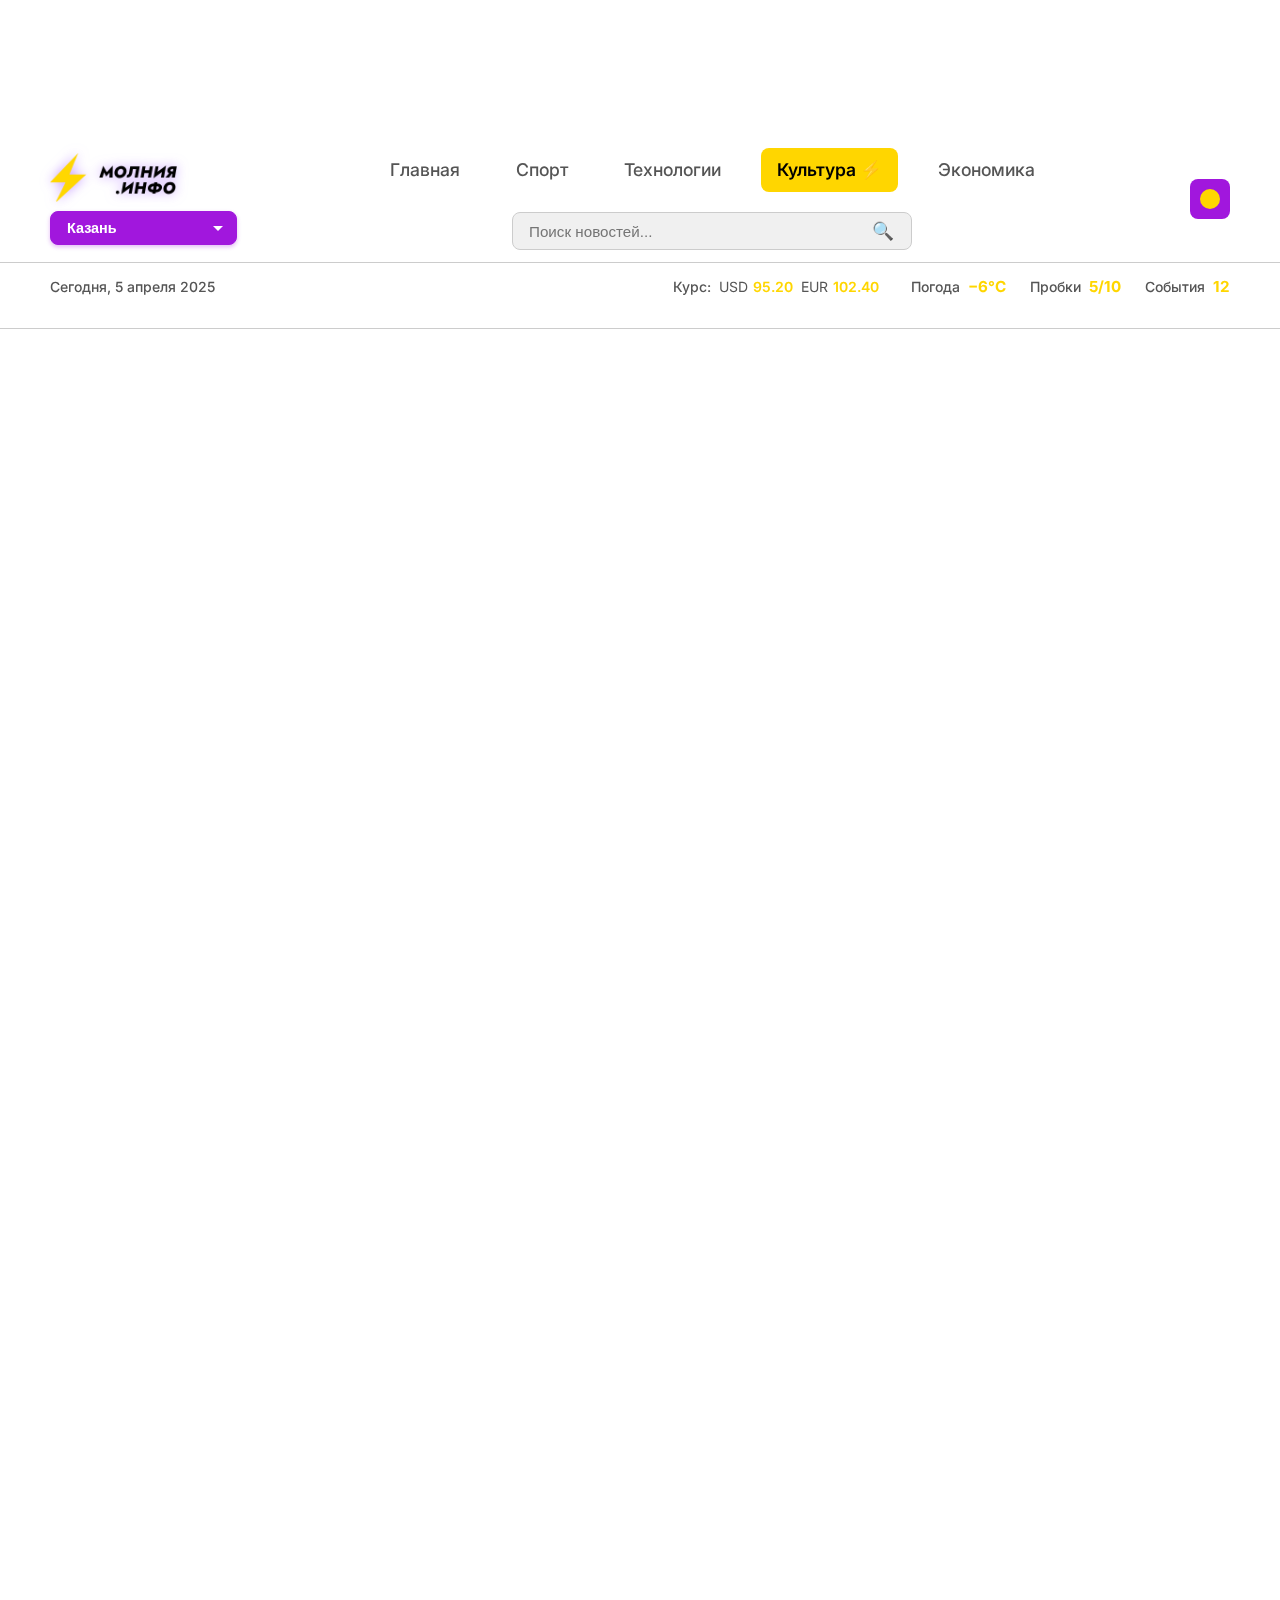
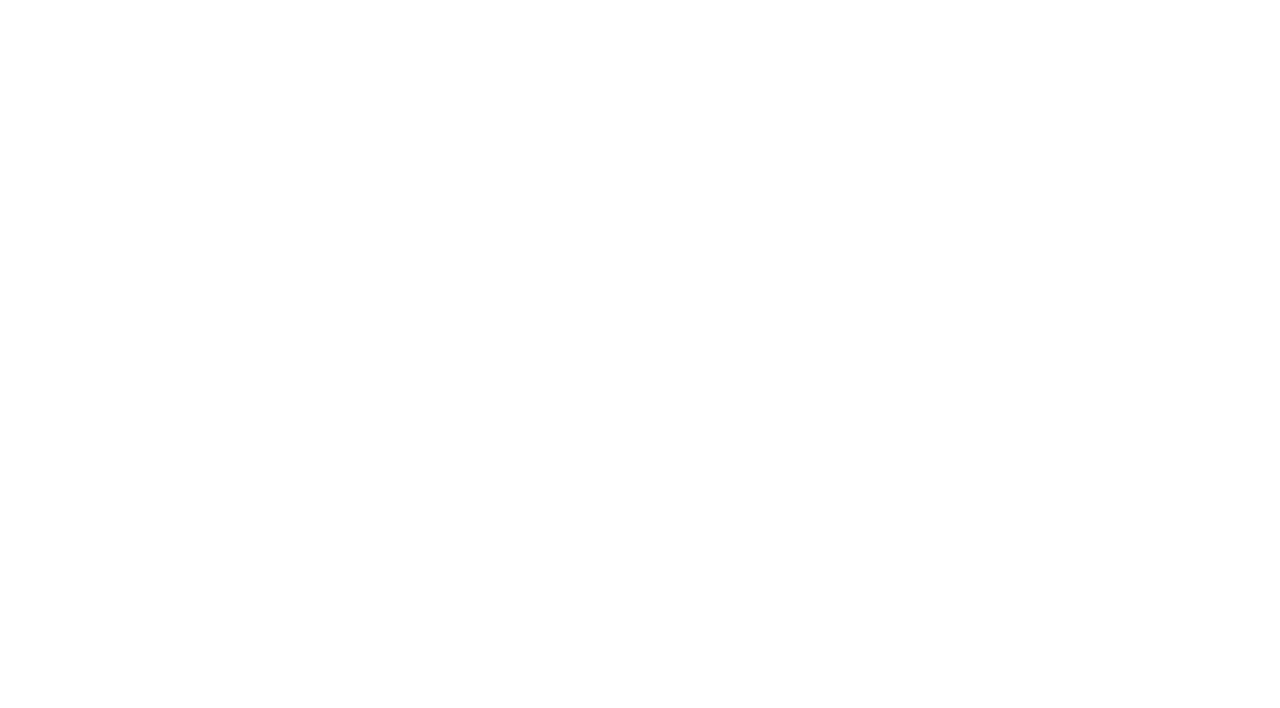
<file: culture.html>
<!DOCTYPE html>
<html lang="ru">
<head>
  <meta charset="UTF-8" />
  <meta name="viewport" content="width=device-width, initial-scale=1.0"/>
  <title>Молния Инфо — Культура</title>
  <link rel="stylesheet" href="style.css" />
  <link href="https://fonts.googleapis.com/css2?family=Inter:wght@400;500;600;700&display=swap" rel="stylesheet"/>
</head>
<body data-theme="light">
  <div class="Topline_wrapper___SFz_">
    <div class="Topline_top__lg7_J">
      <!-- Логотип и выбор города -->
      <div class="Topline_logo_container">
        <div class="Topline_logo__jPjtC">
          <img src="logo.png" alt="Молния Инфо" id="siteLogo">
        </div>
        <!-- Выбор города -->
        <div class="Topline_city_selector">
          <select class="city-select" id="citySelect">
            <option value="kazan" selected>Казань</option>
            <option value="spb">Санкт-Петербург</option>
            <option value="nn">Нижний Новгород</option>
            <option value="ekb">Екатеринбург</option>
          </select>
        </div>
      </div>
      <div class="Topline_nav_container">
        <div class="Topline_items__PDL_N">
          <a href="index.html" class="Topline_item__TniNA">Главная</a>
          <a href="sport.html" class="Topline_item__TniNA">Спорт</a>
          <a href="tech.html" class="Topline_item__TniNA">Технологии</a>
          <a href="culture.html" class="Topline_item__TniNA active">Культура</a>
          <a href="economy.html" class="Topline_item__TniNA">Экономика</a>
        </div>
        <div class="Topline_search__zZ0Eg">
          <input type="text" placeholder="Поиск новостей..." />
          <button type="submit">🔍</button>
        </div>
      </div>
      <div class="Topline_bottomSide__3qCKr">
        <button class="theme-toggle">☀️</button>
      </div>
    </div>

    <!-- Нижняя строка: дата, курсы и краткая информация -->
    <div class="Topline_bottom__d087e">
      <div class="Topline_date___tXOh">Сегодня, 5 апреля 2025</div>
      <div class="Topline_bottom_info">
        <div class="FinanceWidget_wrapper__bG4Lf">
          <span class="FinanceWidget_text__PE8Vx">Курс:</span>
          <span class="FinanceWidget_item__ITyJP">USD <b>95.20</b></span>
          <span class="FinanceWidget_item__ITyJP">EUR <b>102.40</b></span>
        </div>
        <div class="QuickInfo_wrapper">
          <div class="QuickInfo_item">
            <span class="QuickInfo_label">Погода</span>
            <span class="QuickInfo_value">−6°C</span>
          </div>
          <div class="QuickInfo_item">
            <span class="QuickInfo_label">Пробки</span>
            <span class="QuickInfo_value">5/10</span>
          </div>
          <div class="QuickInfo_item">
            <span class="QuickInfo_label">События</span>
            <span class="QuickInfo_value">12</span>
          </div>
        </div>
      </div>
    </div>
  </div>

  <!-- Обертка для всего контента с лентой новостей -->
  <div class="main-content-wrapper">
    <!-- Основной контент (слева) -->
    <div class="main-content">
      <div class="container Layout_layout__sE9jW">
        <main class="layout-main">
      <section class="MattersBlock_topWrapper__lhO_b fade-in">
        <article class="MatterBig_wrapper__BhMuQ">
          <img src="{31FF7247-4EAD-4ED6-A714-92384F7FA2FD}.png" alt="Культура" class="MatterBig_image__JzOt8">
          <h2 class="MatterBig_title__lSQFy">Город запускает зимний фестиваль света и музыки</h2>
          <div class="MatterBig_meta__DPsSp">
            <a href="#" class="RubricTag_category__2eBld">Культура</a>
            <span class="Rating_rating__tV72K">9.2/10</span>
          </div>
        </article>
      </section>

      <section class="fade-in">
        <div class="MattersBlock_top__m4Lrv">
          <h2 class="MattersBlock_title__WPCPT">События и арт</h2>
        </div>
        <div class="MattersBlock_middleWrapper__vE8B2">
          <article class="MatterBig_wrapper__BhMuQ">
            <img src="image.png" alt="Театр" class="MatterBig_image__JzOt8">
            <h3 class="MatterBig_title__lSQFy">Премьера в городском театре: современная постановка по классике</h3>
            <div class="MatterBig_meta__DPsSp">
              <a href="#" class="RubricTag_category__2eBld">Театр</a>
              <span class="Rating_rating__tV72K">8.9/10</span>
            </div>
          </article>
          <article class="MatterBig_wrapper__BhMuQ no-image">
            <h3 class="MatterBig_title__lSQFy">
              Галереи открывают ночные показы с лекциями кураторов и музыкантов
            </h3>
            <div class="MatterBig_meta__DPsSp">
              <a href="#" class="RubricTag_category__2eBld">Выставки</a>
              <span class="Rating_rating__tV72K">8.4/10</span>
            </div>
          </article>
          <article class="MatterBig_wrapper__BhMuQ">
            <img src="{31FF7247-4EAD-4ED6-A714-92384F7FA2FD}.png" alt="Музыка" class="MatterBig_image__JzOt8">
            <h3 class="MatterBig_title__lSQFy">Музыкальные резиденции готовят совместные концерты с молодыми артистами</h3>
            <div class="MatterBig_meta__DPsSp">
              <a href="#" class="RubricTag_category__2eBld">Музыка</a>
              <span class="Rating_rating__tV72K">8.6/10</span>
            </div>
          </article>
          <article class="MatterBig_wrapper__BhMuQ">
            <img src="image.png" alt="Выставка" class="MatterBig_image__JzOt8">
            <h3 class="MatterBig_title__lSQFy">Уличная выставка фотографий открылась на центральной аллее</h3>
            <div class="MatterBig_meta__DPsSp">
              <a href="#" class="RubricTag_category__2eBld">Фото</a>
              <span class="Rating_rating__tV72K">8.2/10</span>
            </div>
          </article>
          <article class="MatterBig_wrapper__BhMuQ no-image">
            <h3 class="MatterBig_title__lSQFy">
              Музеи готовят бесплатные дни для студентов и школьников в январе
            </h3>
            <div class="MatterBig_meta__DPsSp">
              <a href="#" class="RubricTag_category__2eBld">Музеи</a>
              <span class="Rating_rating__tV72K">8.0/10</span>
            </div>
          </article>
          <article class="MatterBig_wrapper__BhMuQ">
            <img src="{31FF7247-4EAD-4ED6-A714-92384F7FA2FD}.png" alt="Культура" class="MatterBig_image__JzOt8">
            <h3 class="MatterBig_title__lSQFy">Новые выставки открываются в галереях и культурных центрах</h3>
            <div class="MatterBig_meta__DPsSp">
              <a href="#" class="RubricTag_category__2eBld">Выставки</a>
              <span class="Rating_rating__tV72K">8.5/10</span>
            </div>
          </article>
          <article class="MatterBig_wrapper__BhMuQ no-image">
            <h3 class="MatterBig_title__lSQFy">
              Культурные события января: что посетить в Казани этой зимой
            </h3>
            <div class="MatterBig_meta__DPsSp">
              <a href="#" class="RubricTag_category__2eBld">Афиша</a>
              <span class="Rating_rating__tV72K">8.3/10</span>
            </div>
          </article>
        </div>
      </section>
        </main>
      </div>
    </div>

    <!-- Правая колонка: лента новостей -->
    <aside class="news-sidebar slide-in-right">
      <div class="news-sidebar__header">
        <div>
          <span class="news-sidebar__label">Лента</span>
          <h2 class="news-sidebar__title">Культурная лента</h2>
        </div>
        <button class="news-sidebar__toggle" id="toggleNews">Скрыть</button>
      </div>
      <div class="news-feed">
        <article class="news-item"><time class="news-item__time">10:08</time><h3 class="news-item__title">Открылась новая галерея современного искусства на Баумана</h3></article>
        <article class="news-item"><time class="news-item__time">09:41</time><h3 class="news-item__title">Премьера недели: спектакль с живой музыкой</h3></article>
        <article class="news-item"><time class="news-item__time">09:05</time><h3 class="news-item__title">Музеи продлили режим работы на выходные</h3></article>
        <article class="news-item"><time class="news-item__time">08:33</time><h3 class="news-item__title">Фестиваль света готовит новые инсталляции</h3></article>
        <button class="MattersBlock_more__GsimI news-feed__more" id="moreNews">Ещё новости</button>
      </div>
      <div class="sidebar-widgets">
        <section class="widget">
          <h3 class="widget__title">Топ‑темы</h3>
          <div class="chips">
            <span class="chip">Выставки</span>
            <span class="chip">Театр</span>
            <span class="chip">Музыка</span>
            <span class="chip">Гид</span>
          </div>
        </section>
      </div>
    </aside>
    <button class="news-reveal" id="revealNews" aria-label="Показать ленту">Лента</button>
  </div>

  <!-- Модальное окно для новостей -->
  <div class="news-modal" id="newsModal">
    <div class="news-modal__overlay"></div>
    <div class="news-modal__content">
      <button class="news-modal__close" id="closeModal">×</button>
      <div class="news-modal__image-container" id="modalImageContainer"></div>
      <div class="news-modal__body">
        <div class="news-modal__meta" id="modalMeta"></div>
        <h2 class="news-modal__title" id="modalTitle"></h2>
        <div class="news-modal__text" id="modalText"></div>
      </div>
    </div>
  </div>

  <script>
    const body = document.body;
    
    // Функция установки размеров логотипа
    function setLogoSize(logo) {
      if (logo) {
        logo.style.height = '50px';
        logo.style.width = '200px';
        logo.style.minHeight = '50px';
        logo.style.minWidth = '200px';
        logo.style.maxHeight = '50px';
        logo.style.maxWidth = '200px';
        logo.style.objectFit = 'contain';
        logo.style.objectPosition = 'left center';
      }
    }

    // Функция обновления логотипа в зависимости от темы
    function updateLogo() {
      const logo = document.getElementById('siteLogo');
      const isLight = body.getAttribute('data-theme') === 'light';
      if (logo) {
        logo.src = isLight ? 'logo.png' : 'alt_logo.png';
        setLogoSize(logo);
        logo.onload = function() {
          setLogoSize(logo);
        };
      }
    }

    // Загружаем сохранённую тему при загрузке страницы
    const savedTheme = localStorage.getItem('theme') || 'light';
    body.setAttribute('data-theme', savedTheme);
    updateLogo();

    // Переключение темы
    const themeToggle = document.querySelector('.theme-toggle');
    themeToggle?.addEventListener('click', () => {
      const isLight = body.getAttribute('data-theme') === 'light';
      const newTheme = isLight ? 'dark' : 'light';
      body.setAttribute('data-theme', newTheme);
      localStorage.setItem('theme', newTheme);
      themeToggle.textContent = isLight ? '🌙' : '☀️';
      updateLogo();
    });

    const newsSidebar = document.querySelector('.news-sidebar');
    const toggleNewsBtn = document.getElementById('toggleNews');
    const moreNewsBtn = document.getElementById('moreNews');
    const revealNewsBtn = document.getElementById('revealNews');
    const newsFeed = document.querySelector('.news-feed');

    const newsBatches = [
      [
        { time: '10:08', title: 'Открылась новая галерея современного искусства на Баумана' },
        { time: '09:41', title: 'Премьера недели: спектакль с живой музыкой' },
        { time: '09:05', title: 'Музеи продлили режим работы на выходные' },
        { time: '08:33', title: 'Фестиваль света готовит новые инсталляции' },
      ],
      [
        { time: '10:19', title: 'Уличная фотовыставка открылась в центре города' },
        { time: '09:52', title: 'Лекции по дизайну медиа пройдут в университете' },
        { time: '09:24', title: 'Ночной показ короткого метра состоится в субботу' },
        { time: '08:49', title: 'Музыкальные резиденции объявили открытый конкурс' },
      ],
      [
        { time: '10:27', title: 'Город подготовил карту культурных событий на месяц' },
        { time: '10:03', title: 'Театры запускают специальные цены для студентов' },
        { time: '09:35', title: 'Открытый концерт на площади пройдёт в выходные' },
        { time: '08:44', title: 'Новая выставка о городской архитектуре открылась сегодня' },
      ],
    ];
    let currentBatch = 0;

    function renderNews(batchIndex) {
      const batch = newsBatches[batchIndex];
      if (!batch || !newsFeed) return;
      const moreBtn = newsFeed.querySelector('.news-feed__more');
      newsFeed.innerHTML = batch
        .map(
          (item) => `
            <article class="news-item">
              <time class="news-item__time">${item.time}</time>
              <h3 class="news-item__title">${item.title}</h3>
            </article>
          `
        )
        .join('');
      newsFeed.appendChild(moreBtn);
    }

    toggleNewsBtn?.addEventListener('click', () => {
      const hidden = newsSidebar.classList.toggle('news-sidebar--hidden');
      toggleNewsBtn.textContent = hidden ? 'Показать' : 'Скрыть';
      const mainContentWrapper = document.querySelector('.main-content-wrapper');
      if (hidden) {
        revealNewsBtn?.classList.add('visible');
        mainContentWrapper?.classList.add('news-sidebar-hidden');
      } else {
        revealNewsBtn?.classList.remove('visible');
        mainContentWrapper?.classList.remove('news-sidebar-hidden');
      }
    });

    revealNewsBtn?.addEventListener('click', () => {
      newsSidebar.classList.remove('news-sidebar--hidden');
      toggleNewsBtn.textContent = 'Скрыть';
      revealNewsBtn.classList.remove('visible');
      const mainContentWrapper = document.querySelector('.main-content-wrapper');
      mainContentWrapper?.classList.remove('news-sidebar-hidden');
    });

    moreNewsBtn?.addEventListener('click', () => {
      currentBatch = (currentBatch + 1) % newsBatches.length;
      renderNews(currentBatch);
    });

    // Модальное окно для новостных блоков
    const newsModal = document.getElementById('newsModal');
    const closeModalBtn = document.getElementById('closeModal');
    const modalImageContainer = document.getElementById('modalImageContainer');
    const modalTitle = document.getElementById('modalTitle');
    const modalText = document.getElementById('modalText');
    const modalMeta = document.getElementById('modalMeta');

    const newsArticles = document.querySelectorAll('.MatterBig_wrapper__BhMuQ');

    function openNewsModal(article) {
      const img = article.querySelector('.MatterBig_image__JzOt8');
      const title = article.querySelector('.MatterBig_title__lSQFy');
      const meta = article.querySelector('.MatterBig_meta__DPsSp');

      if (img) {
        modalImageContainer.innerHTML = `<img src="${img.src}" alt="${img.alt}" class="news-modal__image">`;
      } else {
        modalImageContainer.innerHTML = '';
      }

      modalTitle.textContent = title?.textContent || '';
      
      if (meta) {
        modalMeta.innerHTML = meta.innerHTML;
      } else {
        modalMeta.innerHTML = '';
      }

      const fullTexts = {
        'Город запускает зимний фестиваль света и музыки': 'Зимний фестиваль света и музыки обещает стать одним из самых ярких культурных событий сезона. Организаторы подготовили уникальную программу с участием местных и приглашённых артистов.',
        'Премьера в городском театре: современная постановка по классике': 'Городской театр представляет премьеру современной постановки по классическому произведению. Режиссёр предлагает свежий взгляд на известное произведение.',
        'Галереи открывают ночные показы с лекциями кураторов и музыкантов': 'Галереи города запускают серию ночных показов, где посетители могут не только увидеть выставки, но и послушать лекции кураторов и выступления музыкантов.',
        'Музыкальные резиденции готовят совместные концерты с молодыми артистами': 'Музыкальные резиденции организуют серию совместных концертов, давая возможность молодым артистам выступить вместе с опытными музыкантами.',
        'Уличная выставка фотографий открылась на центральной аллее': 'На центральной аллее города открылась уличная выставка фотографий, демонстрирующая жизнь казанцев в разные времена года.',
        'Музеи готовят бесплатные дни для студентов и школьников в январе': 'Музеи города подготовили специальную программу бесплатных посещений для студентов и школьников в январе.',
        'Новые выставки открываются в галереях и культурных центрах': 'В галереях и культурных центрах Казани открываются новые выставки, представляющие работы местных и международных художников.',
        'Культурные события января: что посетить в Казани этой зимой': 'Январь в Казани богат культурными событиями. Жители и гости города могут выбрать из множества интересных мероприятий.'
      };

      const articleTitle = title?.textContent.trim() || '';
      modalText.textContent = fullTexts[articleTitle] || 'Подробная информация о событии будет доступна в ближайшее время. Следите за обновлениями на нашем сайте.';

      newsModal.classList.add('active');
      document.body.style.overflow = 'hidden';
    }

    function closeNewsModal() {
      newsModal.classList.remove('active');
      document.body.style.overflow = '';
    }

    newsArticles.forEach(article => {
      article.addEventListener('click', (e) => {
        e.preventDefault();
        openNewsModal(article);
      });
    });

    closeModalBtn?.addEventListener('click', closeNewsModal);
    newsModal?.querySelector('.news-modal__overlay')?.addEventListener('click', closeNewsModal);

    document.addEventListener('keydown', (e) => {
      if (e.key === 'Escape' && newsModal.classList.contains('active')) {
        closeNewsModal();
      }
    });
  </script>
</body>
</html>
</file>
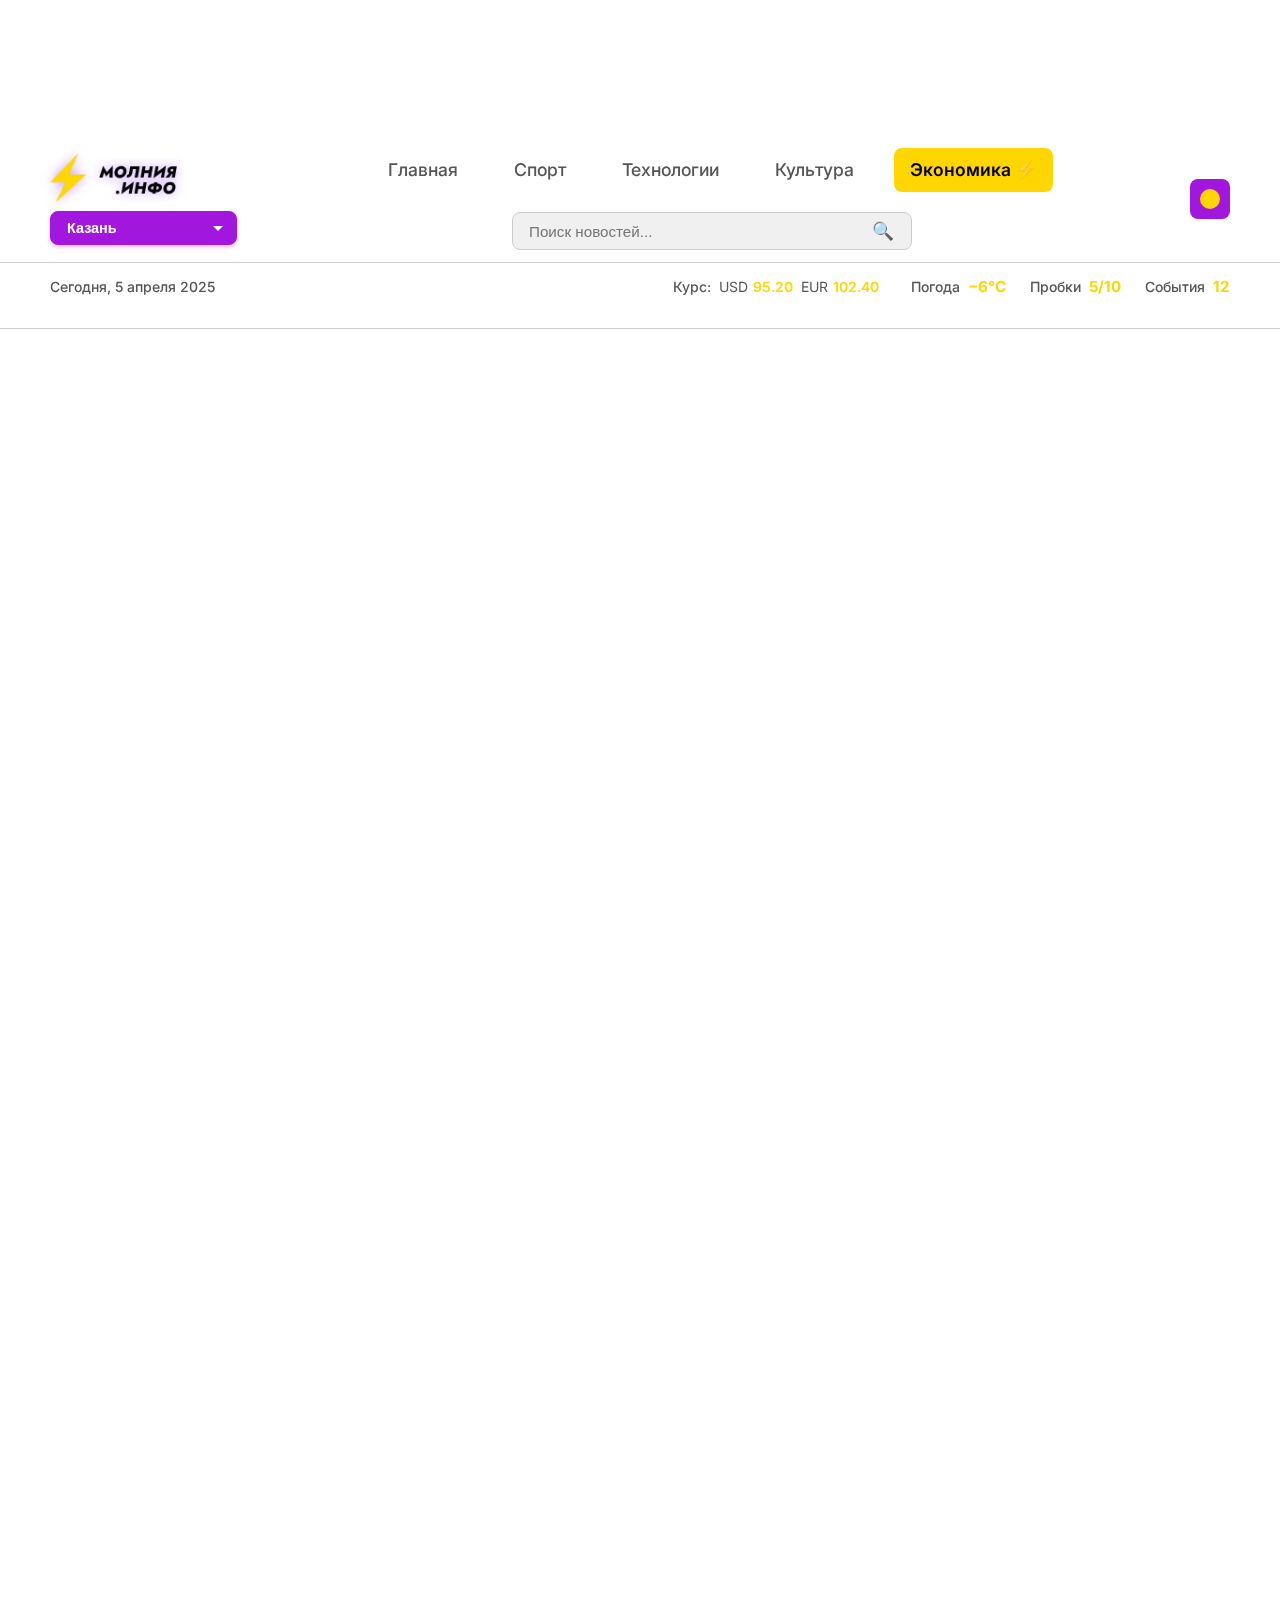
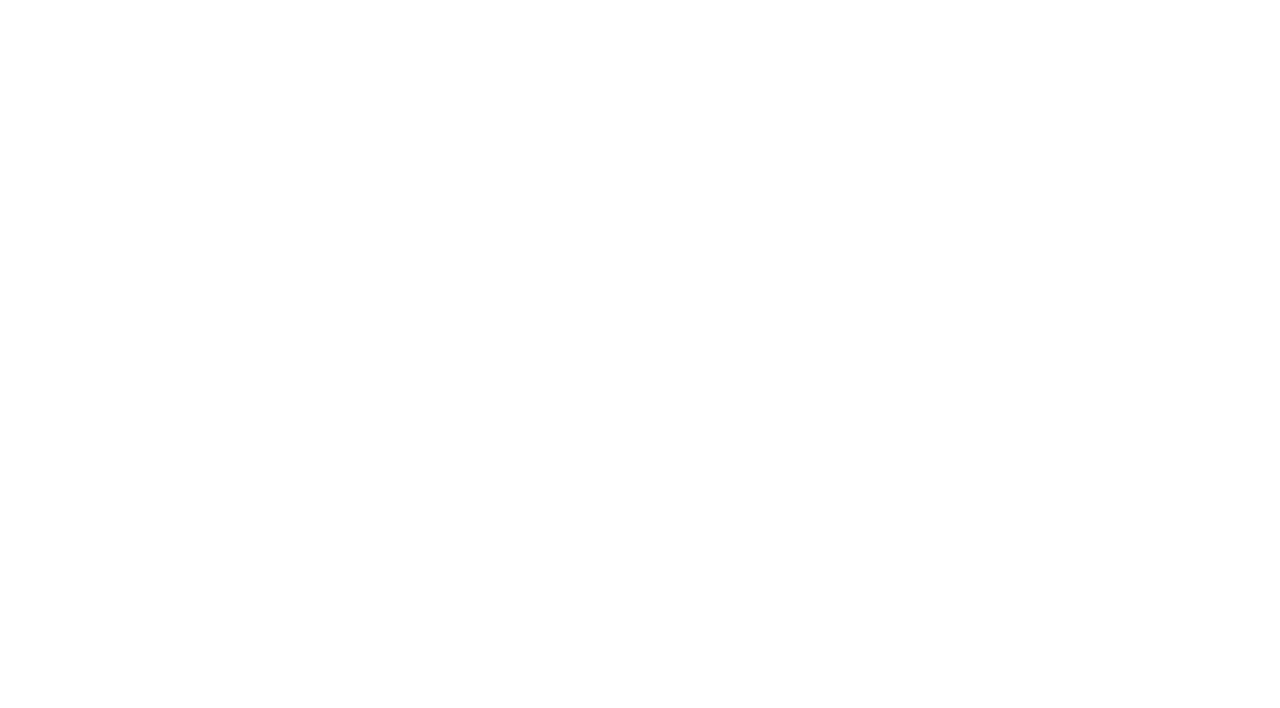
<file: economy.html>
<!DOCTYPE html>
<html lang="ru">
<head>
  <meta charset="UTF-8" />
  <meta name="viewport" content="width=device-width, initial-scale=1.0"/>
  <title>Молния Инфо — Экономика</title>
  <link rel="stylesheet" href="style.css" />
  <link href="https://fonts.googleapis.com/css2?family=Inter:wght@400;500;600;700&display=swap" rel="stylesheet"/>
</head>
<body data-theme="light">
  <div class="Topline_wrapper___SFz_">
    <div class="Topline_top__lg7_J">
      <!-- Логотип и выбор города -->
      <div class="Topline_logo_container">
        <div class="Topline_logo__jPjtC">
          <img src="logo.png" alt="Молния Инфо" id="siteLogo">
        </div>
        <!-- Выбор города -->
        <div class="Topline_city_selector">
          <select class="city-select" id="citySelect">
            <option value="kazan" selected>Казань</option>
            <option value="spb">Санкт-Петербург</option>
            <option value="nn">Нижний Новгород</option>
            <option value="ekb">Екатеринбург</option>
          </select>
        </div>
      </div>
      <div class="Topline_nav_container">
        <div class="Topline_items__PDL_N">
          <a href="index.html" class="Topline_item__TniNA">Главная</a>
          <a href="sport.html" class="Topline_item__TniNA">Спорт</a>
          <a href="tech.html" class="Topline_item__TniNA">Технологии</a>
          <a href="culture.html" class="Topline_item__TniNA">Культура</a>
          <a href="economy.html" class="Topline_item__TniNA active">Экономика</a>
        </div>
        <div class="Topline_search__zZ0Eg">
          <input type="text" placeholder="Поиск новостей..." />
          <button type="submit">🔍</button>
        </div>
      </div>
      <div class="Topline_bottomSide__3qCKr">
        <button class="theme-toggle">☀️</button>
      </div>
    </div>

    <!-- Нижняя строка: дата, курсы и краткая информация -->
    <div class="Topline_bottom__d087e">
      <div class="Topline_date___tXOh">Сегодня, 5 апреля 2025</div>
      <div class="Topline_bottom_info">
        <div class="FinanceWidget_wrapper__bG4Lf">
          <span class="FinanceWidget_text__PE8Vx">Курс:</span>
          <span class="FinanceWidget_item__ITyJP">USD <b>95.20</b></span>
          <span class="FinanceWidget_item__ITyJP">EUR <b>102.40</b></span>
        </div>
        <div class="QuickInfo_wrapper">
          <div class="QuickInfo_item">
            <span class="QuickInfo_label">Погода</span>
            <span class="QuickInfo_value">−6°C</span>
          </div>
          <div class="QuickInfo_item">
            <span class="QuickInfo_label">Пробки</span>
            <span class="QuickInfo_value">5/10</span>
          </div>
          <div class="QuickInfo_item">
            <span class="QuickInfo_label">События</span>
            <span class="QuickInfo_value">12</span>
          </div>
        </div>
      </div>
    </div>
  </div>

  <!-- Обертка для всего контента с лентой новостей -->
  <div class="main-content-wrapper">
    <!-- Основной контент (слева) -->
    <div class="main-content">
      <div class="container Layout_layout__sE9jW">
        <main class="layout-main">
      <section class="MattersBlock_topWrapper__lhO_b fade-in">
        <article class="MatterBig_wrapper__BhMuQ">
          <img src="image.png" alt="Экономика" class="MatterBig_image__JzOt8">
          <h2 class="MatterBig_title__lSQFy">Татарстан усиливает поддержку малого бизнеса и креативных индустрий</h2>
          <div class="MatterBig_meta__DPsSp">
            <a href="#" class="RubricTag_category__2eBld">Бизнес</a>
            <span class="Rating_rating__tV72K">8.8/10</span>
          </div>
        </article>
      </section>

      <section class="fade-in">
        <div class="MattersBlock_top__m4Lrv">
          <h2 class="MattersBlock_title__WPCPT">Инвестиции и цифра</h2>
        </div>
        <div class="MattersBlock_middleWrapper__vE8B2">
          <article class="MatterBig_wrapper__BhMuQ">
            <img src="{31FF7247-4EAD-4ED6-A714-92384F7FA2FD}.png" alt="Инвестиции" class="MatterBig_image__JzOt8">
            <h3 class="MatterBig_title__lSQFy">Региональные фонды запускают программы для технологических команд</h3>
            <div class="MatterBig_meta__DPsSp">
              <a href="#" class="RubricTag_category__2eBld">Инвестиции</a>
              <span class="Rating_rating__tV72K">8.5/10</span>
            </div>
          </article>
          <article class="MatterBig_wrapper__BhMuQ no-image">
            <h3 class="MatterBig_title__lSQFy">
              Цифровые сервисы для предпринимателей объединяют документооборот и финансы в одном окне
            </h3>
            <div class="MatterBig_meta__DPsSp">
              <a href="#" class="RubricTag_category__2eBld">Сервисы</a>
              <span class="Rating_rating__tV72K">8.3/10</span>
            </div>
          </article>
          <article class="MatterBig_wrapper__BhMuQ">
            <img src="image.png" alt="Гранты" class="MatterBig_image__JzOt8">
            <h3 class="MatterBig_title__lSQFy">Малый бизнес получает гранты на цифровизацию: как подать заявку</h3>
            <div class="MatterBig_meta__DPsSp">
              <a href="#" class="RubricTag_category__2eBld">Гранты</a>
              <span class="Rating_rating__tV72K">8.4/10</span>
            </div>
          </article>
          <article class="MatterBig_wrapper__BhMuQ">
            <img src="{31FF7247-4EAD-4ED6-A714-92384F7FA2FD}.png" alt="Рынок" class="MatterBig_image__JzOt8">
            <h3 class="MatterBig_title__lSQFy">Новые рабочие места: региональные компании расширяют команды</h3>
            <div class="MatterBig_meta__DPsSp">
              <a href="#" class="RubricTag_category__2eBld">Рынок труда</a>
              <span class="Rating_rating__tV72K">8.1/10</span>
            </div>
          </article>
          <article class="MatterBig_wrapper__BhMuQ no-image">
            <h3 class="MatterBig_title__lSQFy">
              Эксперты объяснили, как подготовить проект к гранту: чек‑лист для предпринимателей
            </h3>
            <div class="MatterBig_meta__DPsSp">
              <a href="#" class="RubricTag_category__2eBld">Разбор</a>
              <span class="Rating_rating__tV72K">8.0/10</span>
            </div>
          </article>
          <article class="MatterBig_wrapper__BhMuQ">
            <img src="image.png" alt="Экономика" class="MatterBig_image__JzOt8">
            <h3 class="MatterBig_title__lSQFy">Рынок труда: какие специалисты востребованы в Казани</h3>
            <div class="MatterBig_meta__DPsSp">
              <a href="#" class="RubricTag_category__2eBld">Рынок труда</a>
              <span class="Rating_rating__tV72K">8.2/10</span>
            </div>
          </article>
          <article class="MatterBig_wrapper__BhMuQ no-image">
            <h3 class="MatterBig_title__lSQFy">
              Бизнес-инкубаторы помогают молодым предпринимателям запускать проекты
            </h3>
            <div class="MatterBig_meta__DPsSp">
              <a href="#" class="RubricTag_category__2eBld">Поддержка</a>
              <span class="Rating_rating__tV72K">8.1/10</span>
            </div>
          </article>
        </div>
      </section>
        </main>
      </div>
    </div>

    <!-- Правая колонка: лента новостей -->
    <aside class="news-sidebar slide-in-right">
      <div class="news-sidebar__header">
        <div>
          <span class="news-sidebar__label">Лента</span>
          <h2 class="news-sidebar__title">Экономика сейчас</h2>
        </div>
        <button class="news-sidebar__toggle" id="toggleNews">Скрыть</button>
      </div>
      <div class="news-feed">
        <article class="news-item"><time class="news-item__time">10:14</time><h3 class="news-item__title">Программа грантов на цифровизацию открыла приём заявок</h3></article>
        <article class="news-item"><time class="news-item__time">09:36</time><h3 class="news-item__title">Компании расширяют найм в IT и медиа</h3></article>
        <article class="news-item"><time class="news-item__time">09:05</time><h3 class="news-item__title">Сервисы для бизнеса объединили документы и финансы</h3></article>
        <article class="news-item"><time class="news-item__time">08:42</time><h3 class="news-item__title">Открыли новый коворкинг рядом с технопарком</h3></article>
        <button class="MattersBlock_more__GsimI news-feed__more" id="moreNews">Ещё новости</button>
      </div>
      <div class="sidebar-widgets">
        <section class="widget">
          <h3 class="widget__title">Топ‑темы</h3>
          <div class="chips">
            <span class="chip">Гранты</span>
            <span class="chip">Бизнес</span>
            <span class="chip">Инвестиции</span>
            <span class="chip">Рынок труда</span>
          </div>
        </section>
        <section class="widget">
          <h3 class="widget__title">Коротко</h3>
          <div class="mini-list">
            <div class="mini-row"><span>USD</span><b>95.20</b></div>
            <div class="mini-row"><span>EUR</span><b>102.40</b></div>
            <div class="mini-row"><span>Сделки</span><b>7</b></div>
          </div>
        </section>
      </div>
    </aside>
    <button class="news-reveal" id="revealNews" aria-label="Показать ленту">Лента</button>
  </div>

  <!-- Модальное окно для новостей -->
  <div class="news-modal" id="newsModal">
    <div class="news-modal__overlay"></div>
    <div class="news-modal__content">
      <button class="news-modal__close" id="closeModal">×</button>
      <div class="news-modal__image-container" id="modalImageContainer"></div>
      <div class="news-modal__body">
        <div class="news-modal__meta" id="modalMeta"></div>
        <h2 class="news-modal__title" id="modalTitle"></h2>
        <div class="news-modal__text" id="modalText"></div>
      </div>
    </div>
  </div>

  <script>
    const body = document.body;
    
    // Функция установки размеров логотипа
    function setLogoSize(logo) {
      if (logo) {
        logo.style.height = '50px';
        logo.style.width = '200px';
        logo.style.minHeight = '50px';
        logo.style.minWidth = '200px';
        logo.style.maxHeight = '50px';
        logo.style.maxWidth = '200px';
        logo.style.objectFit = 'contain';
        logo.style.objectPosition = 'left center';
      }
    }

    // Функция обновления логотипа в зависимости от темы
    function updateLogo() {
      const logo = document.getElementById('siteLogo');
      const isLight = body.getAttribute('data-theme') === 'light';
      if (logo) {
        logo.src = isLight ? 'logo.png' : 'alt_logo.png';
        setLogoSize(logo);
        logo.onload = function() {
          setLogoSize(logo);
        };
      }
    }

    // Загружаем сохранённую тему при загрузке страницы
    const savedTheme = localStorage.getItem('theme') || 'light';
    body.setAttribute('data-theme', savedTheme);
    updateLogo();

    // Переключение темы
    const themeToggle = document.querySelector('.theme-toggle');
    themeToggle?.addEventListener('click', () => {
      const isLight = body.getAttribute('data-theme') === 'light';
      const newTheme = isLight ? 'dark' : 'light';
      body.setAttribute('data-theme', newTheme);
      localStorage.setItem('theme', newTheme);
      themeToggle.textContent = isLight ? '🌙' : '☀️';
      updateLogo();
    });

    const newsSidebar = document.querySelector('.news-sidebar');
    const toggleNewsBtn = document.getElementById('toggleNews');
    const moreNewsBtn = document.getElementById('moreNews');
    const revealNewsBtn = document.getElementById('revealNews');
    const newsFeed = document.querySelector('.news-feed');

    const newsBatches = [
      [
        { time: '10:14', title: 'Программа грантов на цифровизацию открыла приём заявок' },
        { time: '09:36', title: 'Компании расширяют найм в IT и медиа' },
        { time: '09:05', title: 'Сервисы для бизнеса объединили документы и финансы' },
        { time: '08:42', title: 'Открыли новый коворкинг рядом с технопарком' },
      ],
      [
        { time: '10:24', title: 'Региональные фонды запускают программу для технологических команд' },
        { time: '09:49', title: 'Малый бизнес получает поддержку на маркетинг и упаковку' },
        { time: '09:17', title: 'Эксперты разобрали типичные ошибки в заявках на грант' },
        { time: '08:56', title: 'Креативные индустрии растут: спрос на дизайнеров увеличился' },
      ],
      [
        { time: '10:31', title: 'Город обновил сервисы для предпринимателей в одном окне' },
        { time: '10:02', title: 'Новые вакансии: компании ищут продакт‑ и UX‑специалистов' },
        { time: '09:33', title: 'Стартовал конкурс микрогрантов для креативных проектов' },
        { time: '08:50', title: 'Бизнес‑сообщество проведёт открытые консультации для новичков' },
      ],
    ];
    let currentBatch = 0;

    function renderNews(batchIndex) {
      const batch = newsBatches[batchIndex];
      if (!batch || !newsFeed) return;
      const moreBtn = newsFeed.querySelector('.news-feed__more');
      newsFeed.innerHTML = batch
        .map(
          (item) => `
            <article class="news-item">
              <time class="news-item__time">${item.time}</time>
              <h3 class="news-item__title">${item.title}</h3>
            </article>
          `
        )
        .join('');
      newsFeed.appendChild(moreBtn);
    }

    toggleNewsBtn?.addEventListener('click', () => {
      const hidden = newsSidebar.classList.toggle('news-sidebar--hidden');
      toggleNewsBtn.textContent = hidden ? 'Показать' : 'Скрыть';
      const mainContentWrapper = document.querySelector('.main-content-wrapper');
      if (hidden) {
        revealNewsBtn?.classList.add('visible');
        mainContentWrapper?.classList.add('news-sidebar-hidden');
      } else {
        revealNewsBtn?.classList.remove('visible');
        mainContentWrapper?.classList.remove('news-sidebar-hidden');
      }
    });

    revealNewsBtn?.addEventListener('click', () => {
      newsSidebar.classList.remove('news-sidebar--hidden');
      toggleNewsBtn.textContent = 'Скрыть';
      revealNewsBtn.classList.remove('visible');
      const mainContentWrapper = document.querySelector('.main-content-wrapper');
      mainContentWrapper?.classList.remove('news-sidebar-hidden');
    });

    moreNewsBtn?.addEventListener('click', () => {
      currentBatch = (currentBatch + 1) % newsBatches.length;
      renderNews(currentBatch);
    });

    // Модальное окно для новостных блоков
    const newsModal = document.getElementById('newsModal');
    const closeModalBtn = document.getElementById('closeModal');
    const modalImageContainer = document.getElementById('modalImageContainer');
    const modalTitle = document.getElementById('modalTitle');
    const modalText = document.getElementById('modalText');
    const modalMeta = document.getElementById('modalMeta');

    const newsArticles = document.querySelectorAll('.MatterBig_wrapper__BhMuQ');

    function openNewsModal(article) {
      const img = article.querySelector('.MatterBig_image__JzOt8');
      const title = article.querySelector('.MatterBig_title__lSQFy');
      const meta = article.querySelector('.MatterBig_meta__DPsSp');

      if (img) {
        modalImageContainer.innerHTML = `<img src="${img.src}" alt="${img.alt}" class="news-modal__image">`;
      } else {
        modalImageContainer.innerHTML = '';
      }

      modalTitle.textContent = title?.textContent || '';
      
      if (meta) {
        modalMeta.innerHTML = meta.innerHTML;
      } else {
        modalMeta.innerHTML = '';
      }

      const fullTexts = {
        'Татарстан усиливает поддержку малого бизнеса и креативных индустрий': 'Региональные власти расширяют программы поддержки малого бизнеса и креативных индустрий. Новые меры включают налоговые льготы, гранты и консультационную поддержку.',
        'Региональные фонды запускают программы для технологических команд': 'Инвестиционные фонды запускают специальные программы для технологических стартапов. Команды могут получить финансирование и менторскую поддержку.',
        'Цифровые сервисы для предпринимателей объединяют документооборот и финансы в одном окне': 'Единая платформа для предпринимателей упрощает работу с документами и финансами, позволяя управлять бизнесом из одного интерфейса.',
        'Малый бизнес получает гранты на цифровизацию: как подать заявку': 'Программа грантов помогает малому бизнесу внедрять цифровые технологии. Заявки принимаются до конца месяца.',
        'Новые рабочие места: региональные компании расширяют команды': 'Экономический рост создаёт новые рабочие места. Компании активно нанимают специалистов в IT, медиа и других сферах.',
        'Эксперты объяснили, как подготовить проект к гранту: чек‑лист для предпринимателей': 'Эксперты поделились подробным чек-листом по подготовке заявок на гранты. Правильная подготовка значительно увеличивает шансы на успех.',
        'Рынок труда: какие специалисты востребованы в Казани': 'Анализ рынка труда показывает растущий спрос на специалистов в сфере IT, дизайна и цифровых технологий.',
        'Бизнес-инкубаторы помогают молодым предпринимателям запускать проекты': 'Бизнес-инкубаторы предоставляют комплексную поддержку молодым предпринимателям, включая офисные помещения, менторство и доступ к инвестициям.'
      };

      const articleTitle = title?.textContent.trim() || '';
      modalText.textContent = fullTexts[articleTitle] || 'Подробная информация о событии будет доступна в ближайшее время. Следите за обновлениями на нашем сайте.';

      newsModal.classList.add('active');
      document.body.style.overflow = 'hidden';
    }

    function closeNewsModal() {
      newsModal.classList.remove('active');
      document.body.style.overflow = '';
    }

    newsArticles.forEach(article => {
      article.addEventListener('click', (e) => {
        e.preventDefault();
        openNewsModal(article);
      });
    });

    closeModalBtn?.addEventListener('click', closeNewsModal);
    newsModal?.querySelector('.news-modal__overlay')?.addEventListener('click', closeNewsModal);

    document.addEventListener('keydown', (e) => {
      if (e.key === 'Escape' && newsModal.classList.contains('active')) {
        closeNewsModal();
      }
    });
  </script>
</body>
</html>
</file>
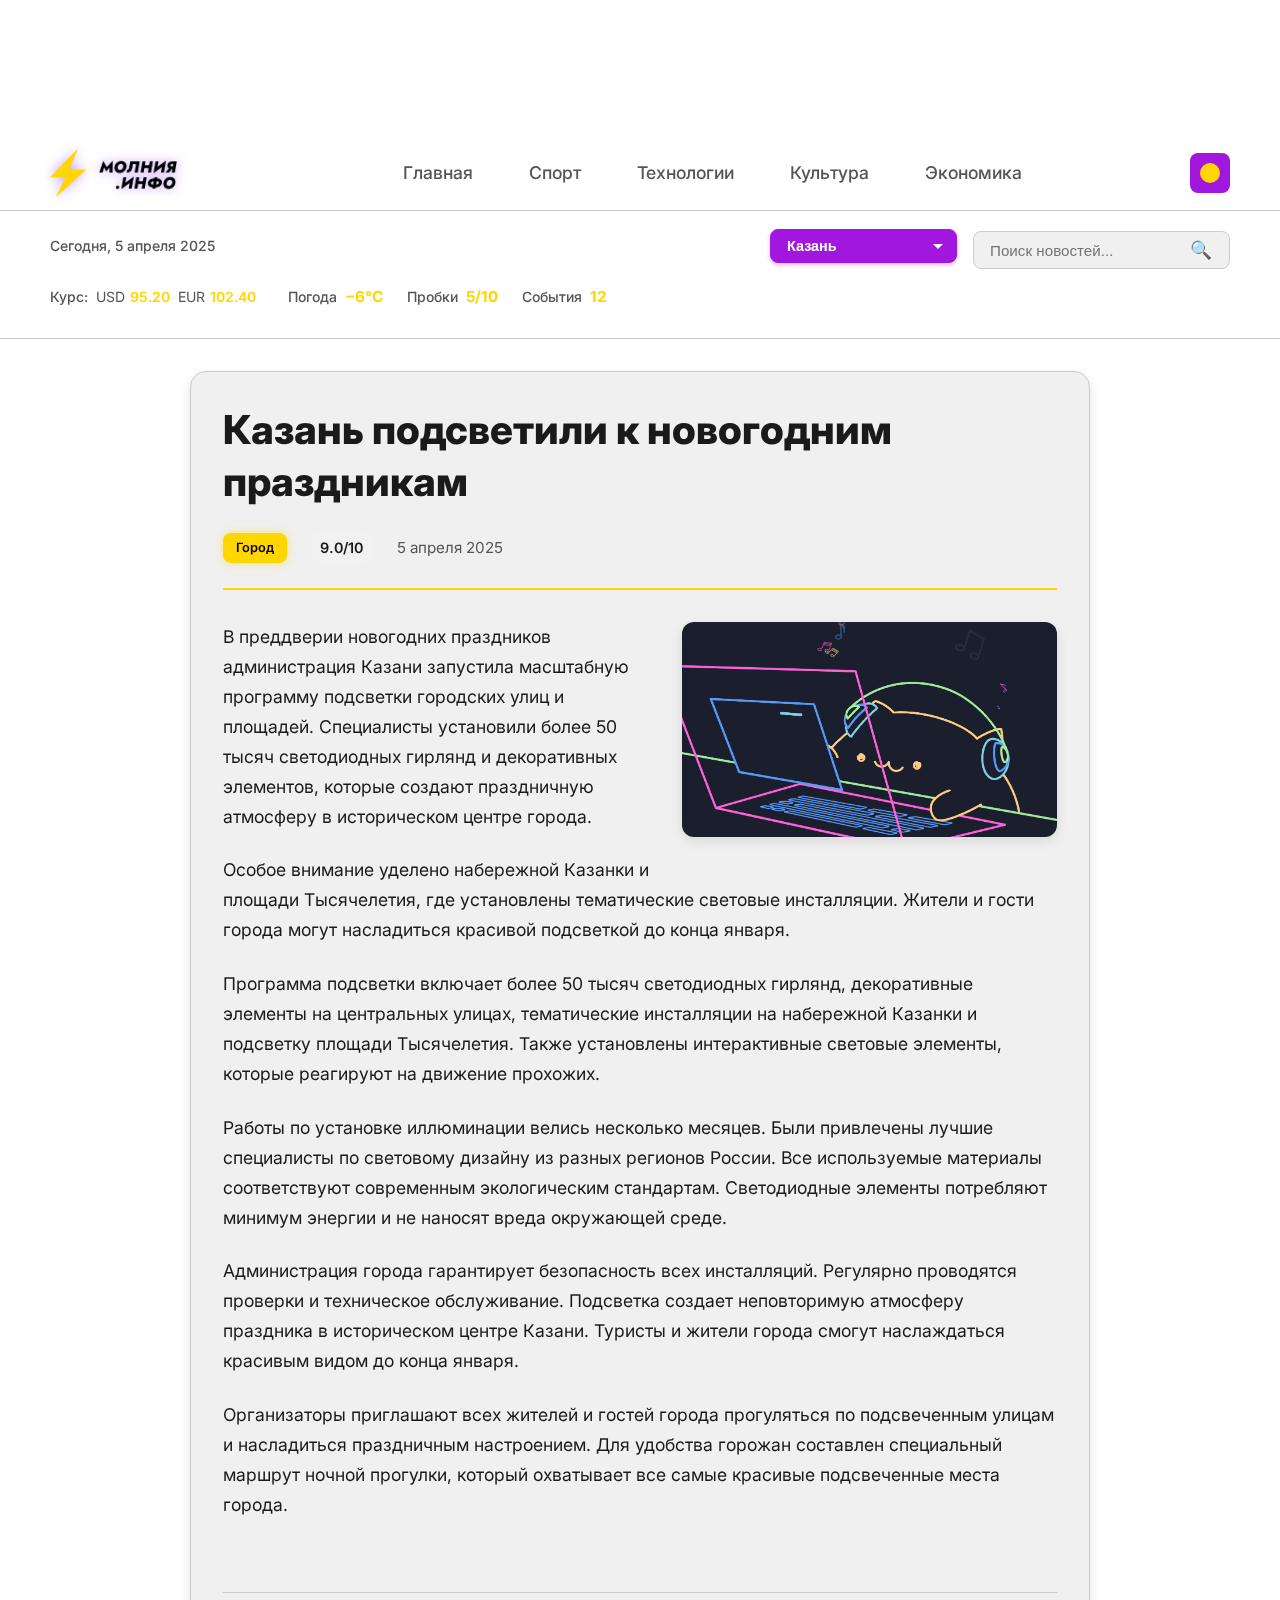
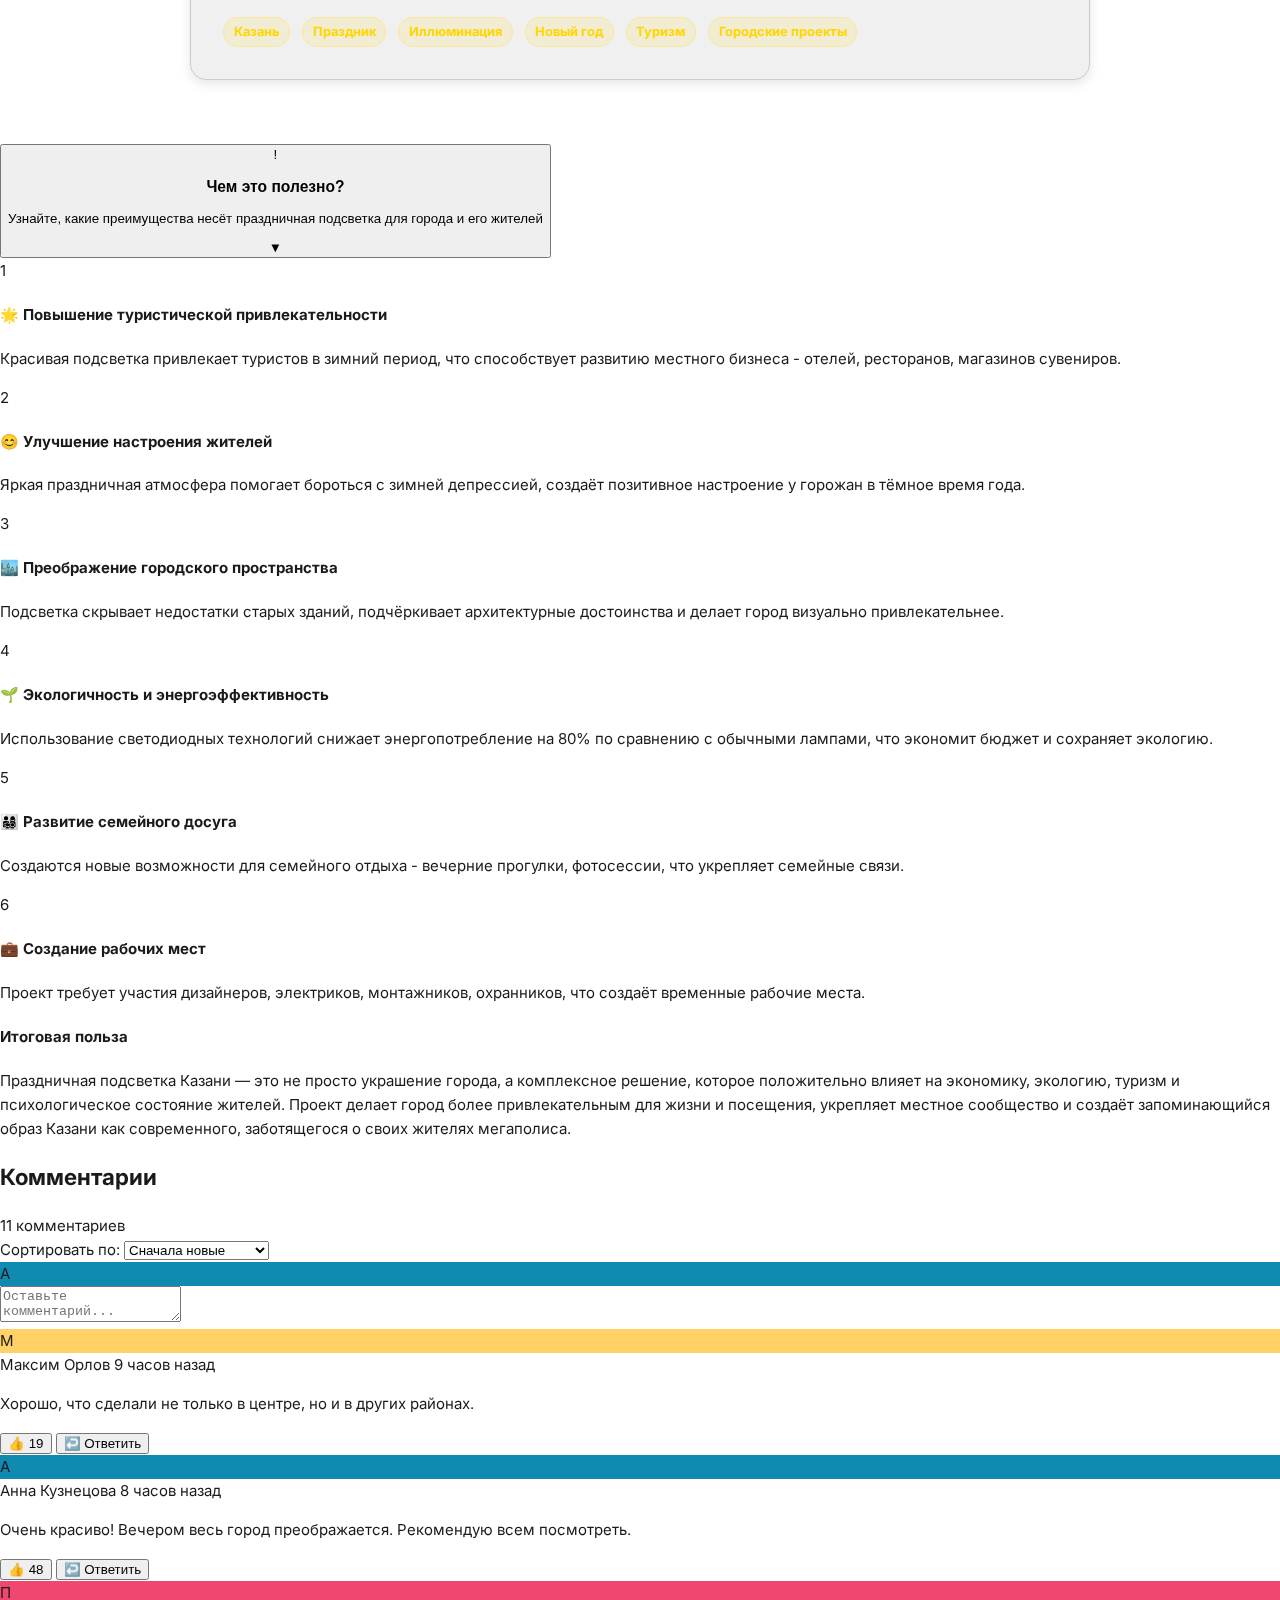
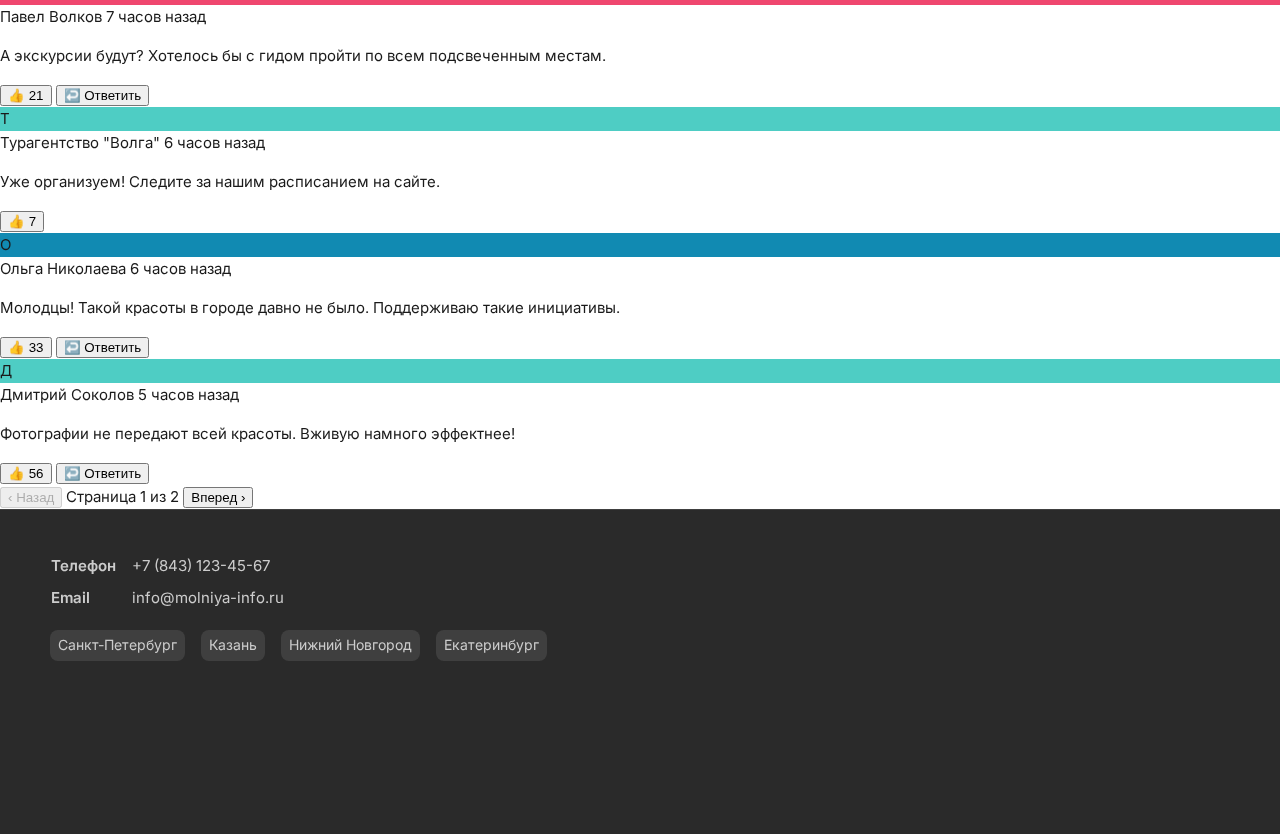
<file: kazan-lighting.html>
<!DOCTYPE html>
<html lang="ru">
<head>
  <meta charset="UTF-8" />
  <meta name="viewport" content="width=device-width, initial-scale=1.0"/>
  <title>Казань подсветили к новогодним праздникам — Молния Инфо</title>
  <link rel="stylesheet" href="style.css" />
  <link href="https://fonts.googleapis.com/css2?family=Inter:wght@400;500;600;700&display=swap" rel="stylesheet"/>
</head>
<body data-theme="light">
  <!-- Шапка сайта -->
  <div class="Topline_wrapper___SFz_">
    <div class="Topline_top__lg7_J">
      <!-- Логотип -->
      <div class="Topline_logo_container">
        <div class="Topline_logo__jPjtC">
          <img src="logo.png" alt="Молния Инфо" id="siteLogo">
        </div>
      </div>

      <!-- Центр: меню -->
      <div class="Topline_nav_container">
        <!-- Навигация -->
        <div class="Topline_items__PDL_N">
          <a href="index.html" class="Topline_item__TniNA">Главная</a>
          <a href="sport.html" class="Topline_item__TniNA">Спорт</a>
          <a href="tech.html" class="Topline_item__TniNA">Технологии</a>
          <a href="culture.html" class="Topline_item__TniNA">Культура</a>
          <a href="economy.html" class="Topline_item__TniNA">Экономика</a>
        </div>
      </div>

      <!-- Правый блок: тема -->
      <div class="Topline_bottomSide__3qCKr">
        <button class="theme-toggle" aria-label="Переключить тему"></button>
      </div>
    </div>

    <!-- Нижняя строка: дата, курсы и краткая информация -->
    <div class="Topline_bottom__d087e">
      <div class="Topline_date___tXOh">Сегодня, 5 апреля 2025</div>
      <!-- Выбор города и поиск -->
      <div class="Topline_city_and_search">
        <div class="Topline_city_selector">
          <select class="city-select" id="citySelect">
            <option value="kazan" selected>Казань</option>
            <option value="spb">Санкт-Петербург</option>
            <option value="nn">Нижний Новгород</option>
            <option value="ekb">Екатеринбург</option>
          </select>
        </div>
        <div class="Topline_search__zZ0Eg">
          <input type="text" placeholder="Поиск новостей..." />
          <button type="submit">🔍</button>
        </div>
      </div>
      <div class="Topline_bottom_info">
        <div class="FinanceWidget_wrapper__bG4Lf">
          <span class="FinanceWidget_text__PE8Vx">Курс:</span>
          <span class="FinanceWidget_item__ITyJP">USD <b>95.20</b></span>
          <span class="FinanceWidget_item__ITyJP">EUR <b>102.40</b></span>
        </div>
        <div class="QuickInfo_wrapper">
          <div class="QuickInfo_item">
            <span class="QuickInfo_label">Погода</span>
            <span class="QuickInfo_value">−6°C</span>
          </div>
          <div class="QuickInfo_item">
            <span class="QuickInfo_label">Пробки</span>
            <span class="QuickInfo_value">5/10</span>
          </div>
          <div class="QuickInfo_item">
            <span class="QuickInfo_label">События</span>
            <span class="QuickInfo_value">12</span>
          </div>
        </div>
      </div>
    </div>
  </div>

  <!-- Основной контент новости -->
  <div class="container news-article-container">
    <article class="news-article">
      <div class="news-article__header">
        <h1 class="news-article__title">Казань подсветили к новогодним праздникам</h1>
        <div class="news-article__meta">
          <a href="#" class="RubricTag_category__2eBld">Город</a>
          <span class="Rating_rating__tV72K">9.0/10</span>
          <time class="news-article__date">5 апреля 2025</time>
        </div>
      </div>

      <div class="news-article__content">
        <!-- Картинка справа -->
        <div class="news-article__image-container">
          <img src="{31FF7247-4EAD-4ED6-A714-92384F7FA2FD}.png" alt="Праздничная подсветка Казани" class="news-article__image">
        </div>
        
        <!-- Текст слева от картинки -->
        <p>В преддверии новогодних праздников администрация Казани запустила масштабную программу подсветки городских улиц и площадей. Специалисты установили более 50 тысяч светодиодных гирлянд и декоративных элементов, которые создают праздничную атмосферу в историческом центре города.</p>

        <p>Особое внимание уделено набережной Казанки и площади Тысячелетия, где установлены тематические световые инсталляции. Жители и гости города могут насладиться красивой подсветкой до конца января.</p>

        <p>Программа подсветки включает более 50 тысяч светодиодных гирлянд, декоративные элементы на центральных улицах, тематические инсталляции на набережной Казанки и подсветку площади Тысячелетия. Также установлены интерактивные световые элементы, которые реагируют на движение прохожих.</p>

        <p>Работы по установке иллюминации велись несколько месяцев. Были привлечены лучшие специалисты по световому дизайну из разных регионов России. Все используемые материалы соответствуют современным экологическим стандартам. Светодиодные элементы потребляют минимум энергии и не наносят вреда окружающей среде.</p>

        <p>Администрация города гарантирует безопасность всех инсталляций. Регулярно проводятся проверки и техническое обслуживание. Подсветка создает неповторимую атмосферу праздника в историческом центре Казани. Туристы и жители города смогут наслаждаться красивым видом до конца января.</p>

        <p>Организаторы приглашают всех жителей и гостей города прогуляться по подсвеченным улицам и насладиться праздничным настроением. Для удобства горожан составлен специальный маршрут ночной прогулки, который охватывает все самые красивые подсвеченные места города.</p>
      </div>

      <div class="news-article__footer">
        <div class="news-article__tags">
          <span class="chip">Казань</span>
          <span class="chip">Праздник</span>
          <span class="chip">Иллюминация</span>
          <span class="chip">Новый год</span>
          <span class="chip">Туризм</span>
          <span class="chip">Городские проекты</span>
        </div>
      </div>
    </article>
  </div>
  <!-- Блок "Чем это полезно?" -->
  <div class="usefulness-block">
    <button class="usefulness-toggle" id="usefulnessToggle">
      <div class="usefulness-icon">!</div>
      <div class="usefulness-content">
        <h3 class="usefulness-question">Чем это полезно?</h3>
        <p class="usefulness-hint">Узнайте, какие преимущества несёт праздничная подсветка для города и его жителей</p>
      </div>
      <span class="usefulness-toggle__arrow">▼</span>
    </button>
    
    <div class="usefulness-info" id="usefulnessInfo">
      <div class="usefulness-list">
        <div class="usefulness-item">
          <div class="usefulness-item__number">1</div>
          <h4 class="usefulness-item__title">
            <span class="usefulness-item__icon">🌟</span>
            Повышение туристической привлекательности
          </h4>
          <p class="usefulness-item__text">Красивая подсветка привлекает туристов в зимний период, что способствует развитию местного бизнеса - отелей, ресторанов, магазинов сувениров.</p>
        </div>
        
        <div class="usefulness-item">
          <div class="usefulness-item__number">2</div>
          <h4 class="usefulness-item__title">
            <span class="usefulness-item__icon">😊</span>
            Улучшение настроения жителей
          </h4>
          <p class="usefulness-item__text">Яркая праздничная атмосфера помогает бороться с зимней депрессией, создаёт позитивное настроение у горожан в тёмное время года.</p>
        </div>
        
        <div class="usefulness-item">
          <div class="usefulness-item__number">3</div>
          <h4 class="usefulness-item__title">
            <span class="usefulness-item__icon">🏙️</span>
            Преображение городского пространства
          </h4>
          <p class="usefulness-item__text">Подсветка скрывает недостатки старых зданий, подчёркивает архитектурные достоинства и делает город визуально привлекательнее.</p>
        </div>
        
        <div class="usefulness-item">
          <div class="usefulness-item__number">4</div>
          <h4 class="usefulness-item__title">
            <span class="usefulness-item__icon">🌱</span>
            Экологичность и энергоэффективность
          </h4>
          <p class="usefulness-item__text">Использование светодиодных технологий снижает энергопотребление на 80% по сравнению с обычными лампами, что экономит бюджет и сохраняет экологию.</p>
        </div>
        
        <div class="usefulness-item">
          <div class="usefulness-item__number">5</div>
          <h4 class="usefulness-item__title">
            <span class="usefulness-item__icon">👨‍👩‍👧‍👦</span>
            Развитие семейного досуга
          </h4>
          <p class="usefulness-item__text">Создаются новые возможности для семейного отдыха - вечерние прогулки, фотосессии, что укрепляет семейные связи.</p>
        </div>
        
        <div class="usefulness-item">
          <div class="usefulness-item__number">6</div>
          <h4 class="usefulness-item__title">
            <span class="usefulness-item__icon">💼</span>
            Создание рабочих мест
          </h4>
          <p class="usefulness-item__text">Проект требует участия дизайнеров, электриков, монтажников, охранников, что создаёт временные рабочие места.</p>
        </div>
      </div>
      
      <div class="usefulness-summary">
        <h4 class="usefulness-summary__title">Итоговая польза</h4>
        <p class="usefulness-summary__text">Праздничная подсветка Казани — это не просто украшение города, а комплексное решение, которое положительно влияет на экономику, экологию, туризм и психологическое состояние жителей. Проект делает город более привлекательным для жизни и посещения, укрепляет местное сообщество и создаёт запоминающийся образ Казани как современного, заботящегося о своих жителях мегаполиса.</p>
      </div>
    </div>
  </div>
  <!-- Секция комментариев -->
  <div class="comments-section">
    <div class="comments-header">
      <div>
        <h2 class="comments-title">Комментарии</h2>
        <div class="comments-count" id="commentsCount">24 комментария</div>
      </div>
      <div class="comments-sort">
        <span class="comments-sort__label">Сортировать по:</span>
        <select class="comments-sort__select" id="commentsSort">
          <option value="newest">Сначала новые</option>
          <option value="oldest">Сначала старые</option>
          <option value="popular">Самые популярные</option>
        </select>
      </div>
    </div>

    <!-- Форма добавления комментария -->
    <div class="add-comment">
      <div class="avatar" id="userAvatar">А</div>
      <div class="comment-input-container">
        <textarea class="comment-input" id="newCommentInput" placeholder="Оставьте комментарий..." rows="2"></textarea>
        <div class="comment-buttons" id="commentButtons" style="display: none;">
          <button class="comment-cancel" id="cancelComment">Отмена</button>
          <button class="comment-submit" id="submitComment" disabled>Комментировать</button>
        </div>
      </div>
    </div>

    <!-- Список комментариев -->
    <div class="comments-list" id="commentsList">
      <!-- Комментарии будут добавляться сюда -->
    </div>

    <!-- Пагинация комментариев -->
    <div class="comments-pagination">
      <button class="comments-pagination__button" id="prevComments" disabled>‹ Назад</button>
      <span class="comments-pagination__page">Страница <span id="currentPage">1</span> из <span id="totalPages">3</span></span>
      <button class="comments-pagination__button" id="nextComments">Вперед ›</button>
    </div>
  </div>

  <!-- Кнопка "Наверх" -->
  <button class="scroll-to-top" id="scrollToTop">↑</button>

  <!-- Подвал -->
  <footer class="Footer_wrapper__piby_ container">
    <div class="Footer_contactsIntegration__BuoTv">
      <table>
        <tr><th>Телефон</th><td>+7 (843) 123-45-67</td></tr>
        <tr><th>Email</th><td>info@molniya-info.ru</td></tr>
      </table>
      <div class="Footer_cities">
        <span class="Footer_city">Санкт-Петербург</span>
        <span class="Footer_city">Казань</span>
        <span class="Footer_city">Нижний Новгород</span>
        <span class="Footer_city">Екатеринбург</span>
      </div>
    </div>
    <div class="social">
      <a href="#"><svg><use xlink:href="#vk"></use></svg></a>
      <a href="#"><svg><use xlink:href="#tg"></use></svg></a>
    </div>
  </footer>

  <!-- Скрипты -->
  <script>
    const body = document.body;

    // Функция установки размеров логотипа
    function setLogoSize(logo, isLight) {
      if (logo) {
        // Базовые размеры одинаковые для обеих тем, масштабирование через CSS transform
        logo.style.height = '50px';
        logo.style.width = '200px';
        logo.style.minHeight = '50px';
        logo.style.minWidth = '200px';
        logo.style.maxHeight = '50px';
        logo.style.maxWidth = '200px';
        logo.style.objectFit = 'contain';
        logo.style.objectPosition = 'left center';
        logo.style.flexShrink = '0';
        logo.style.display = 'block';
        logo.style.boxSizing = 'border-box';
        // Масштабирование для тёмной темы через transform
        if (!isLight) {
          logo.style.transform = 'scale(3)';
          logo.style.transformOrigin = 'left center';
        } else {
          logo.style.transform = 'scale(1)';
          logo.style.transformOrigin = 'left center';
        }
      }
    }

    // Функция обновления логотипа в зависимости от темы
    function updateLogo() {
      const logo = document.getElementById('siteLogo');
      const logoContainer = document.querySelector('.Topline_logo__jPjtC');
      const isLight = body.getAttribute('data-theme') === 'light';
      if (logo) {
        // Устанавливаем размеры перед сменой изображения
        setLogoSize(logo, isLight);
        logo.src = isLight ? 'logo.png' : 'alt_logo.png';
        // Устанавливаем размеры сразу после смены src
        setLogoSize(logo, isLight);
        // Обновляем размеры контейнера (всегда одинаковые, логотип масштабируется через CSS transform)
        if (logoContainer) {
          logoContainer.style.height = '50px';
          logoContainer.style.width = '200px';
          logoContainer.style.minWidth = '200px';
          logoContainer.style.maxWidth = '200px';
          logoContainer.style.overflow = 'visible';
        }
        // И после загрузки изображения (на случай, если оно кэшировано)
        if (logo.complete) {
          setLogoSize(logo, isLight);
        } else {
          logo.onload = function() {
            setLogoSize(logo, isLight);
            logo.onload = null; // Убираем обработчик после использования
          };
        }
      }
    }

    // Загружаем сохранённую тему при загрузке страницы
    const savedTheme = localStorage.getItem('theme') || 'light';
    body.setAttribute('data-theme', savedTheme);
    updateLogo();

    // Переключение темы
    const themeToggle = document.querySelector('.theme-toggle');
    themeToggle.addEventListener('click', () => {
      const isLight = body.getAttribute('data-theme') === 'light';
      const newTheme = isLight ? 'dark' : 'light';
      body.setAttribute('data-theme', newTheme);
      localStorage.setItem('theme', newTheme);
      updateLogo();
    });

    // Кнопка "Наверх"
    const scrollTopBtn = document.getElementById('scrollToTop');
    window.addEventListener('scroll', () => {
      if (window.scrollY > 500) {
        scrollTopBtn.classList.add('visible');
      } else {
        scrollTopBtn.classList.remove('visible');
      }
    });
    scrollTopBtn.addEventListener('click', () => {
      window.scrollTo({ top: 0, behavior: 'smooth' });
    });
    

    // ================== КОММЕНТАРИИ ==================

    // Моковые данные комментариев
    const mockComments = [
      {
        id: 1,
        author: 'Иван Петров',
        time: '2 часа назад',
        text: 'Первый! Красиво получилось, вчера ходили с семьей - дети в восторге!',
        likes: 42,
        liked: true,
        replies: [
          {
            id: 11,
            author: 'Мария Смирнова',
            time: '1 час назад',
            text: 'Согласна, мы тоже вчера были. Особенно понравилась подсветка на набережной.',
            likes: 18,
            liked: false
          }
        ]
      },
      {
        id: 2,
        author: 'Алексей Козлов',
        time: '3 часа назад',
        text: 'А когда в Казани откроется новая ветка метро? Подсветка хороша, но транспорт важнее.',
        likes: 15,
        liked: false,
        replies: []
      },
      {
        id: 3,
        author: 'Светлана Иванова',
        time: '4 часа назад',
        text: 'Подсветка работает каждый вечер? Хочу свозить родителей посмотреть.',
        likes: 27,
        liked: false,
        replies: [
          {
            id: 31,
            author: 'Администратор',
            time: '3 часа назад',
            text: 'Да, ежедневно с 17:00 до 23:00 до конца января. Приходите!',
            likes: 9,
            liked: true
          }
        ]
      },
      {
        id: 4,
        author: 'Дмитрий Соколов',
        time: '5 часов назад',
        text: 'Фотографии не передают всей красоты. Вживую намного эффектнее!',
        likes: 56,
        liked: true,
        replies: []
      },
      {
        id: 5,
        author: 'Ольга Николаева',
        time: '6 часов назад',
        text: 'Молодцы! Такой красоты в городе давно не было. Поддерживаю такие инициативы.',
        likes: 33,
        liked: false,
        replies: []
      },
      {
        id: 6,
        author: 'Павел Волков',
        time: '7 часов назад',
        text: 'А экскурсии будут? Хотелось бы с гидом пройти по всем подсвеченным местам.',
        likes: 21,
        liked: false,
        replies: [
          {
            id: 61,
            author: 'Турагентство "Волга"',
            time: '6 часов назад',
            text: 'Уже организуем! Следите за нашим расписанием на сайте.',
            likes: 7,
            liked: false
          }
        ]
      },
      {
        id: 7,
        author: 'Анна Кузнецова',
        time: '8 часов назад',
        text: 'Очень красиво! Вечером весь город преображается. Рекомендую всем посмотреть.',
        likes: 48,
        liked: true,
        replies: []
      },
      {
        id: 8,
        author: 'Максим Орлов',
        time: '9 часов назад',
        text: 'Хорошо, что сделали не только в центре, но и в других районах.',
        likes: 19,
        liked: false,
        replies: []
      }
    ];

    // Элементы комментариев
    const commentsList = document.getElementById('commentsList');
    const commentsCount = document.getElementById('commentsCount');
    const commentsSort = document.getElementById('commentsSort');
    const newCommentInput = document.getElementById('newCommentInput');
    const commentButtons = document.getElementById('commentButtons');
    const cancelComment = document.getElementById('cancelComment');
    const submitComment = document.getElementById('submitComment');
    const prevComments = document.getElementById('prevComments');
    const nextComments = document.getElementById('nextComments');
    const currentPage = document.getElementById('currentPage');
    const totalPages = document.getElementById('totalPages');

    let currentUser = { name: 'Аноним', avatar: 'А' };
    let comments = [...mockComments];
    let currentSort = 'newest';
    let currentPageNum = 1;
    const commentsPerPage = 5;

    // Инициализация комментариев
    function initComments() {
      updateCommentsCount();
      renderComments();
      setupEventListeners();
    }

    // Обновление счетчика комментариев
    function updateCommentsCount() {
      const totalComments = comments.reduce((total, comment) => total + 1 + comment.replies.length, 0);
      const word = getRussianWordForm(totalComments, ['комментарий', 'комментария', 'комментариев']);
      commentsCount.textContent = `${totalComments} ${word}`;
    }

    // Функция для правильного склонения слов
    function getRussianWordForm(number, words) {
      const cases = [2, 0, 1, 1, 1, 2];
      return words[(number % 100 > 4 && number % 100 < 20) ? 2 : cases[(number % 10 < 5) ? number % 10 : 5]];
    }

    // Рендеринг комментариев
    function renderComments() {
      // Сортируем комментарии
      let sortedComments = [...comments];
      switch (currentSort) {
        case 'newest':
          sortedComments.sort((a, b) => b.id - a.id);
          break;
        case 'oldest':
          sortedComments.sort((a, b) => a.id - b.id);
          break;
        case 'popular':
          sortedComments.sort((a, b) => b.likes - a.likes);
          break;
      }

      // Пагинация
      const totalPagesCount = Math.ceil(sortedComments.length / commentsPerPage);
      totalPages.textContent = totalPagesCount;
      
      const startIndex = (currentPageNum - 1) * commentsPerPage;
      const endIndex = startIndex + commentsPerPage;
      const paginatedComments = sortedComments.slice(startIndex, endIndex);

      // Очищаем список
      commentsList.innerHTML = '';

      // Добавляем комментарии
      paginatedComments.forEach(comment => {
        const commentElement = createCommentElement(comment);
        commentsList.appendChild(commentElement);
      });

      // Обновляем состояние кнопок пагинации
      prevComments.disabled = currentPageNum === 1;
      nextComments.disabled = currentPageNum === totalPagesCount;
      currentPage.textContent = currentPageNum;
    }

    // Создание элемента комментария
    function createCommentElement(comment) {
      const commentDiv = document.createElement('div');
      commentDiv.className = 'comment';
      commentDiv.dataset.id = comment.id;

      const authorInitial = comment.author.charAt(0).toUpperCase();

      commentDiv.innerHTML = `
        <div class="comment__avatar" style="background: ${getColorFromName(comment.author)}">${authorInitial}</div>
        <div class="comment__content">
          <div class="comment__header">
            <span class="comment__author">${comment.author}</span>
            <span class="comment__time">${comment.time}</span>
          </div>
          <p class="comment__text">${comment.text}</p>
          <div class="comment__actions">
            <button class="comment__action ${comment.liked ? 'comment__action--liked' : ''}" data-action="like">
              <span class="comment__action-icon">👍</span>
              <span class="comment__action-text">${comment.likes}</span>
            </button>
            <button class="comment__action" data-action="reply">
              <span class="comment__action-icon">↩️</span>
              <span class="comment__action-text">Ответить</span>
            </button>
          </div>
          ${comment.replies.length > 0 ? `
            <div class="comment__replies">
              ${comment.replies.map(reply => `
                <div class="comment">
                  <div class="comment__avatar" style="background: ${getColorFromName(reply.author)}">${reply.author.charAt(0).toUpperCase()}</div>
                  <div class="comment__content">
                    <div class="comment__header">
                      <span class="comment__author">${reply.author}</span>
                      <span class="comment__time">${reply.time}</span>
                    </div>
                    <p class="comment__text">${reply.text}</p>
                    <div class="comment__actions">
                      <button class="comment__action ${reply.liked ? 'comment__action--liked' : ''}" data-action="like" data-reply-id="${reply.id}">
                        <span class="comment__action-icon">👍</span>
                        <span class="comment__action-text">${reply.likes}</span>
                      </button>
                    </div>
                  </div>
                </div>
              `).join('')}
            </div>
          ` : ''}
        </div>
      `;

      return commentDiv;
    }

    // Генерация цвета по имени
    function getColorFromName(name) {
      const colors = ['#FF6B6B', '#4ECDC4', '#FFD166', '#06D6A0', '#118AB2', '#EF476F', '#073B4C'];
      const index = name.charCodeAt(0) % colors.length;
      return colors[index];
    }

    // Настройка обработчиков событий
    function setupEventListeners() {
      // Сортировка
      commentsSort.addEventListener('change', (e) => {
        currentSort = e.target.value;
        currentPageNum = 1;
        renderComments();
      });

      // Поле ввода комментария
      newCommentInput.addEventListener('input', (e) => {
        const text = e.target.value.trim();
        submitComment.disabled = text.length === 0;
        
        if (text.length > 0 && commentButtons.style.display === 'none') {
          commentButtons.style.display = 'flex';
        }
      });

      newCommentInput.addEventListener('focus', () => {
        if (newCommentInput.value.trim().length > 0) {
          commentButtons.style.display = 'flex';
        }
      });

      // Кнопки формы комментария
      cancelComment.addEventListener('click', () => {
        newCommentInput.value = '';
        commentButtons.style.display = 'none';
        submitComment.disabled = true;
      });

      submitComment.addEventListener('click', addNewComment);

      // Пагинация
      prevComments.addEventListener('click', () => {
        if (currentPageNum > 1) {
          currentPageNum--;
          renderComments();
          window.scrollTo({
            top: commentsSection.offsetTop - 100,
            behavior: 'smooth'
          });
        }
      });

      nextComments.addEventListener('click', () => {
        const totalPagesCount = Math.ceil(comments.length / commentsPerPage);
        if (currentPageNum < totalPagesCount) {
          currentPageNum++;
          renderComments();
          window.scrollTo({
            top: commentsSection.offsetTop - 100,
            behavior: 'smooth'
          });
        }
      });
    }

    // Добавление нового комментария
    function addNewComment() {
      const text = newCommentInput.value.trim();
      if (!text) return;

      const newComment = {
        id: comments.length > 0 ? Math.max(...comments.map(c => c.id)) + 1 : 1,
        author: currentUser.name,
        time: 'Только что',
        text: text,
        likes: 0,
        liked: false,
        replies: []
      };

      comments.unshift(newComment);
      
      // Сбрасываем форму
      newCommentInput.value = '';
      commentButtons.style.display = 'none';
      submitComment.disabled = true;
      
      // Обновляем отображение
      updateCommentsCount();
      currentPageNum = 1;
      renderComments();
      
      // Прокручиваем к началу комментариев
      const commentsSection = document.querySelector('.comments-section');
      window.scrollTo({
        top: commentsSection.offsetTop - 100,
        behavior: 'smooth'
      });
    }

    // Обработка кликов по действиям комментариев
    document.addEventListener('click', (e) => {
      // Лайки
      if (e.target.closest('[data-action="like"]')) {
        const button = e.target.closest('[data-action="like"]');
        const commentId = button.closest('.comment').dataset.id;
        const replyId = button.dataset.replyId;
        
        if (replyId) {
          // Лайк ответа
          const comment = comments.find(c => c.id === parseInt(commentId));
          if (comment) {
            const reply = comment.replies.find(r => r.id === parseInt(replyId));
            if (reply) {
              reply.liked = !reply.liked;
              reply.likes += reply.liked ? 1 : -1;
              renderComments();
            }
          }
        } else {
          // Лайк основного комментария
          const comment = comments.find(c => c.id === parseInt(commentId));
          if (comment) {
            comment.liked = !comment.liked;
            comment.likes += comment.liked ? 1 : -1;
            renderComments();
          }
        }
      }
      
      // Ответы
      if (e.target.closest('[data-action="reply"]')) {
        const commentId = e.target.closest('.comment').dataset.id;
        newCommentInput.focus();
        newCommentInput.value = `@${comments.find(c => c.id === parseInt(commentId)).author}, `;
        commentButtons.style.display = 'flex';
        submitComment.disabled = false;
      }
    });

    // Инициализация при загрузке
    document.addEventListener('DOMContentLoaded', () => {
      initComments();
      
      // Обновляем аватар пользователя
      const userAvatar = document.getElementById('userAvatar');
      userAvatar.textContent = currentUser.avatar;
      userAvatar.style.background = getColorFromName(currentUser.name);
    });

    // ================== МАСШТАБИРОВАНИЕ ПРИ ZOOM ==================

    let scaleTimeout;
    window.addEventListener('resize', () => {
      clearTimeout(scaleTimeout);
      scaleTimeout = setTimeout(handleZoom, 100);
    });

    function handleZoom() {
      const zoomLevel = window.outerWidth / window.innerWidth;
      const articleContainer = document.querySelector('.news-article-container');
      const article = document.querySelector('.news-article');
      const imageContainer = document.querySelector('.news-article__image-container');
      
      if (zoomLevel < 1) {
        // Увеличение (zoom in)
        const scale = 1 + (1 - zoomLevel) * 0.3;
        article.style.transform = `scale(${Math.min(scale, 1.2)})`;
        article.style.transformOrigin = 'center top';
      } else if (zoomLevel > 1) {
        // Уменьшение (zoom out)
        const scale = 1 - (zoomLevel - 1) * 0.2;
        article.style.transform = `scale(${Math.max(scale, 0.8)})`;
        article.style.transformOrigin = 'center top';
        
        // Уменьшаем размер изображения при сильном уменьшении
        if (zoomLevel > 1.5 && imageContainer) {
          imageContainer.style.width = '35%';
        } else if (imageContainer) {
          imageContainer.style.width = '45%';
        }
      } else {
        // Нормальный масштаб
        article.style.transform = 'scale(1)';
        if (imageContainer) {
          imageContainer.style.width = '45%';
        }
      }
    }

    // Инициализация масштабирования
    handleZoom();
  </script>
</body>

</html>
</file>
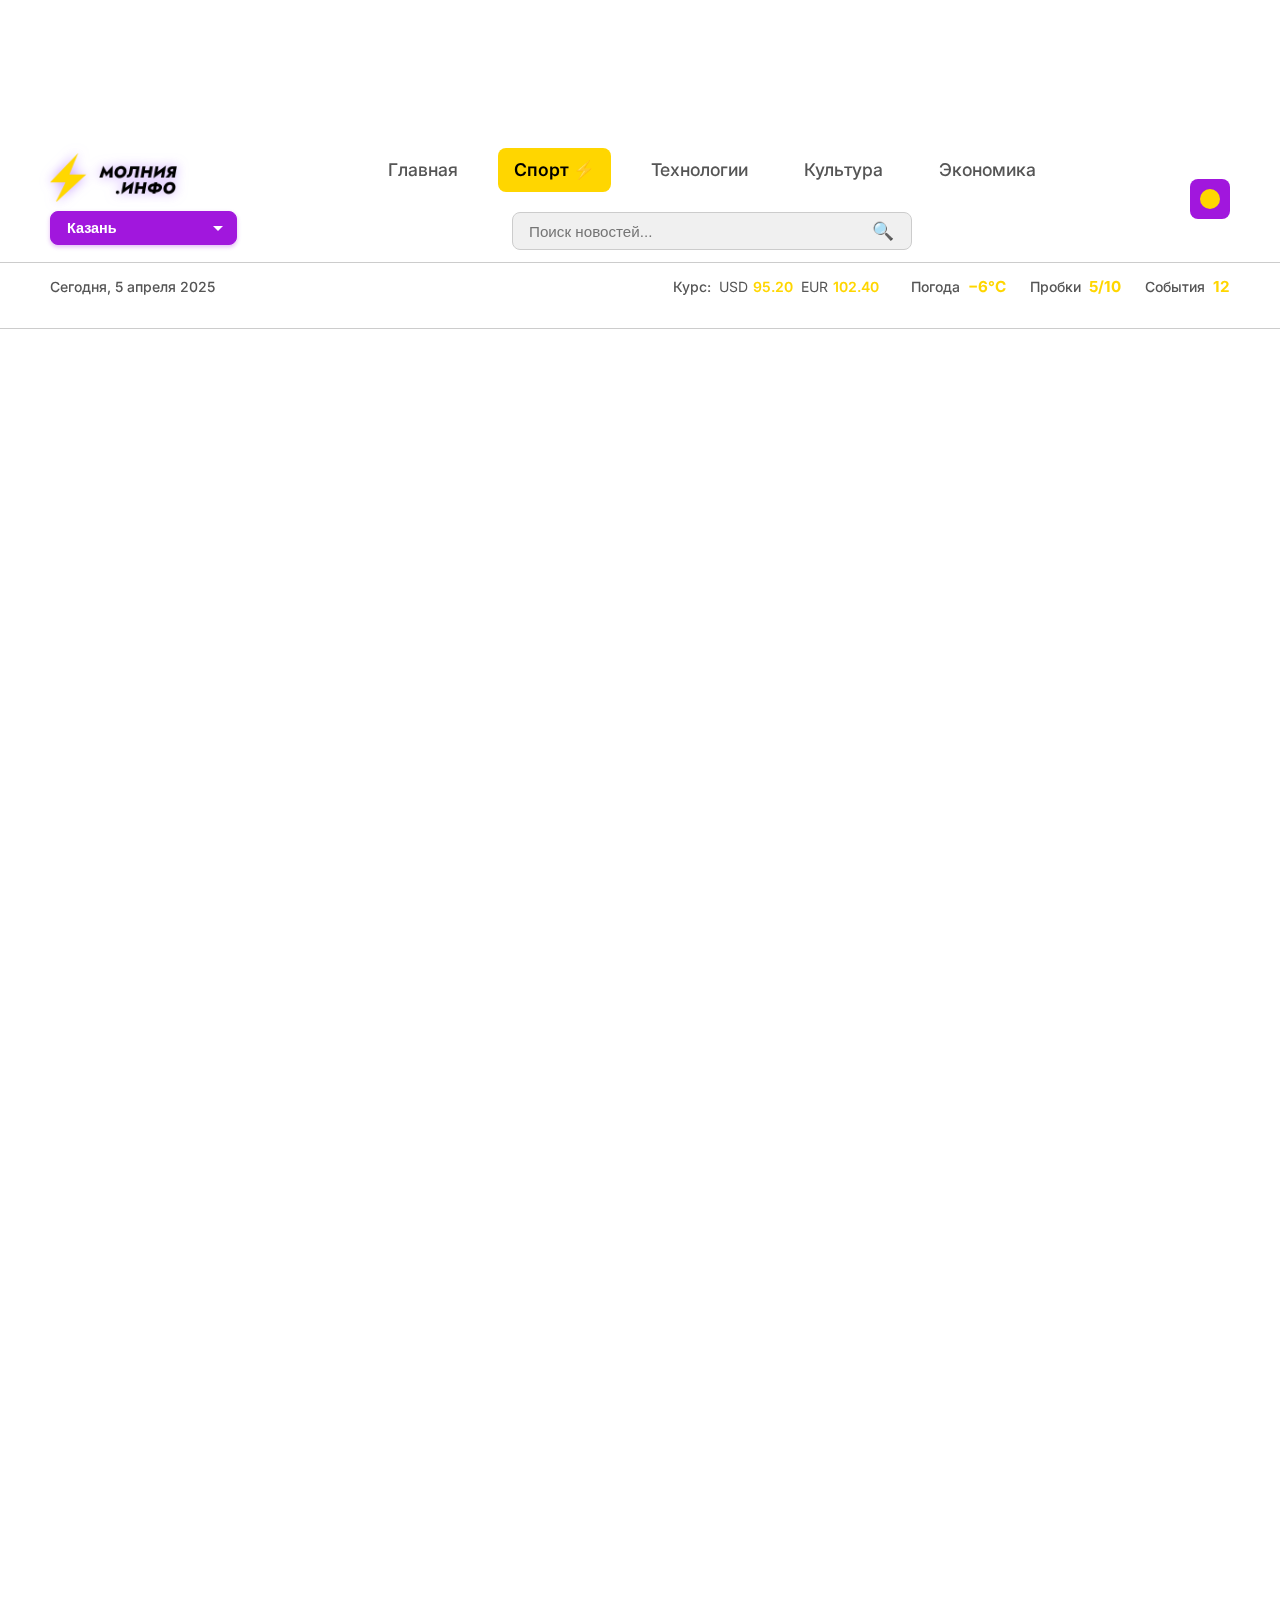
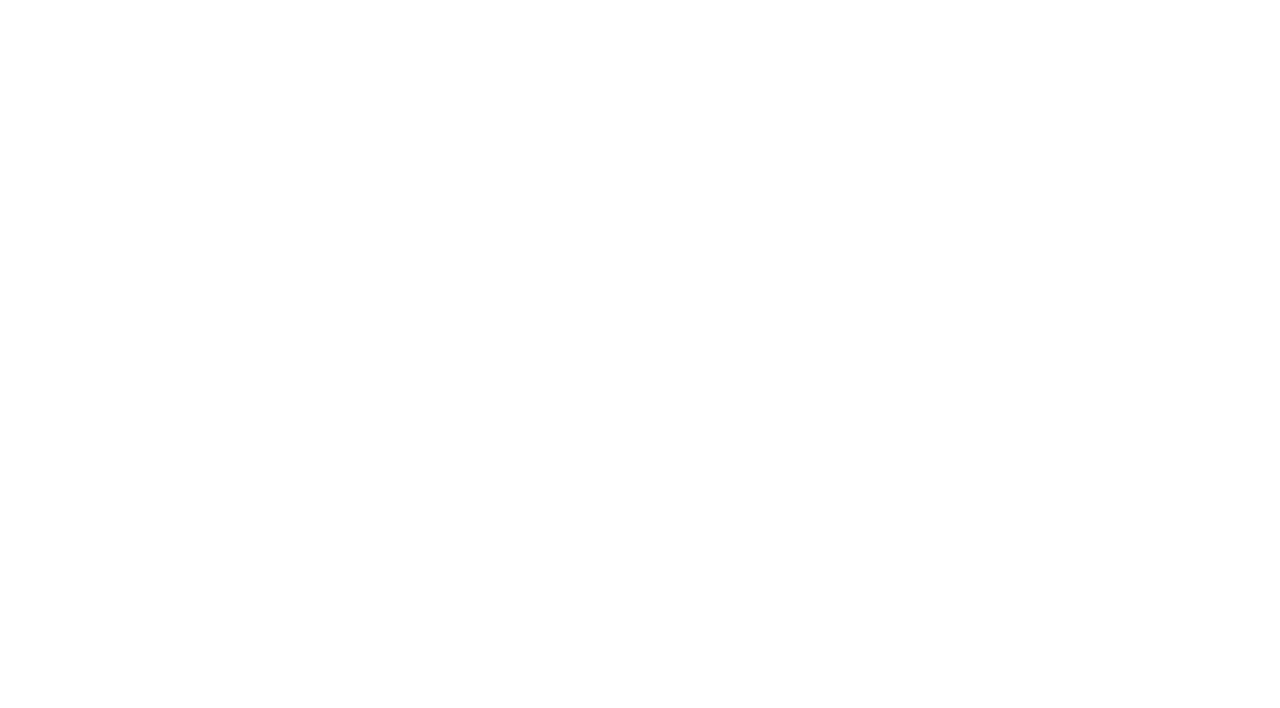
<file: sport.html>
<!DOCTYPE html>
<html lang="ru">
<head>
  <meta charset="UTF-8" />
  <meta name="viewport" content="width=device-width, initial-scale=1.0"/>
  <title>Молния Инфо — Спорт</title>
  <link rel="stylesheet" href="style.css" />
  <link href="https://fonts.googleapis.com/css2?family=Inter:wght@400;500;600;700&display=swap" rel="stylesheet"/>
</head>
<body data-theme="light">
  <div class="Topline_wrapper___SFz_">
    <div class="Topline_top__lg7_J">
      <!-- Логотип и выбор города -->
      <div class="Topline_logo_container">
        <div class="Topline_logo__jPjtC">
          <img src="logo.png" alt="Молния Инфо" id="siteLogo">
        </div>
        <!-- Выбор города -->
        <div class="Topline_city_selector">
          <select class="city-select" id="citySelect">
            <option value="kazan" selected>Казань</option>
            <option value="spb">Санкт-Петербург</option>
            <option value="nn">Нижний Новгород</option>
            <option value="ekb">Екатеринбург</option>
          </select>
        </div>
      </div>
      <div class="Topline_nav_container">
        <div class="Topline_items__PDL_N">
          <a href="index.html" class="Topline_item__TniNA">Главная</a>
          <a href="sport.html" class="Topline_item__TniNA active">Спорт</a>
          <a href="tech.html" class="Topline_item__TniNA">Технологии</a>
          <a href="culture.html" class="Topline_item__TniNA">Культура</a>
          <a href="economy.html" class="Topline_item__TniNA">Экономика</a>
        </div>
        <div class="Topline_search__zZ0Eg">
          <input type="text" placeholder="Поиск новостей..." />
          <button type="submit">🔍</button>
        </div>
      </div>
      <div class="Topline_bottomSide__3qCKr">
        <button class="theme-toggle">☀️</button>
      </div>
    </div>

    <!-- Нижняя строка: дата, курсы и краткая информация -->
    <div class="Topline_bottom__d087e">
      <div class="Topline_date___tXOh">Сегодня, 5 апреля 2025</div>
      <div class="Topline_bottom_info">
        <div class="FinanceWidget_wrapper__bG4Lf">
          <span class="FinanceWidget_text__PE8Vx">Курс:</span>
          <span class="FinanceWidget_item__ITyJP">USD <b>95.20</b></span>
          <span class="FinanceWidget_item__ITyJP">EUR <b>102.40</b></span>
        </div>
        <div class="QuickInfo_wrapper">
          <div class="QuickInfo_item">
            <span class="QuickInfo_label">Погода</span>
            <span class="QuickInfo_value">−6°C</span>
          </div>
          <div class="QuickInfo_item">
            <span class="QuickInfo_label">Пробки</span>
            <span class="QuickInfo_value">5/10</span>
          </div>
          <div class="QuickInfo_item">
            <span class="QuickInfo_label">События</span>
            <span class="QuickInfo_value">12</span>
          </div>
        </div>
      </div>
    </div>
  </div>

  <!-- Обертка для всего контента с лентой новостей -->
  <div class="main-content-wrapper">
    <!-- Основной контент (слева) -->
    <div class="main-content">
      <div class="container Layout_layout__sE9jW">
        <main class="layout-main">
      <section class="MattersBlock_topWrapper__lhO_b fade-in">
        <article class="MatterBig_wrapper__BhMuQ">
          <img src="image.png" alt="Спорт" class="MatterBig_image__JzOt8">
          <h2 class="MatterBig_title__lSQFy">Сборная Татарстана готовится к зимнему сезону</h2>
          <div class="MatterBig_meta__DPsSp">
            <a href="#" class="RubricTag_category__2eBld">Спорт</a>
            <span class="Rating_rating__tV72K">9.1/10</span>
          </div>
        </article>
      </section>

      <section class="fade-in">
        <div class="MattersBlock_top__m4Lrv">
          <h2 class="MattersBlock_title__WPCPT">Матчи и турниры</h2>
        </div>
        <div class="MattersBlock_middleWrapper__vE8B2">
          <article class="MatterBig_wrapper__BhMuQ">
            <img src="{31FF7247-4EAD-4ED6-A714-92384F7FA2FD}.png" alt="Хоккей" class="MatterBig_image__JzOt8">
            <h3 class="MatterBig_title__lSQFy">Хоккейный клуб готовит серию домашних игр</h3>
            <div class="MatterBig_meta__DPsSp">
              <a href="#" class="RubricTag_category__2eBld">Хоккей</a>
              <span class="Rating_rating__tV72K">8.8/10</span>
            </div>
          </article>
          <article class="MatterBig_wrapper__BhMuQ no-image">
            <h3 class="MatterBig_title__lSQFy">
              В детских спортивных школах открылись наборы на фигурное катание и биатлон
            </h3>
            <div class="MatterBig_meta__DPsSp">
              <a href="#" class="RubricTag_category__2eBld">Юниоры</a>
              <span class="Rating_rating__tV72K">8.4/10</span>
            </div>
          </article>
          <article class="MatterBig_wrapper__BhMuQ">
            <img src="image.png" alt="Бег" class="MatterBig_image__JzOt8">
            <h3 class="MatterBig_title__lSQFy">Зимний забег по набережной: новый маршрут и ночная подсветка</h3>
            <div class="MatterBig_meta__DPsSp">
              <a href="#" class="RubricTag_category__2eBld">Бег</a>
              <span class="Rating_rating__tV72K">8.6/10</span>
            </div>
          </article>
          <article class="MatterBig_wrapper__BhMuQ">
            <img src="{31FF7247-4EAD-4ED6-A714-92384F7FA2FD}.png" alt="Футбол" class="MatterBig_image__JzOt8">
            <h3 class="MatterBig_title__lSQFy">Футбольная академия открывает зимний просмотр для юниоров</h3>
            <div class="MatterBig_meta__DPsSp">
              <a href="#" class="RubricTag_category__2eBld">Футбол</a>
              <span class="Rating_rating__tV72K">8.1/10</span>
            </div>
          </article>
          <article class="MatterBig_wrapper__BhMuQ no-image">
            <h3 class="MatterBig_title__lSQFy">
              Билеты на домашние матчи стали доступнее: клубы запустили семейные абонементы
            </h3>
            <div class="MatterBig_meta__DPsSp">
              <a href="#" class="RubricTag_category__2eBld">Афиша</a>
              <span class="Rating_rating__tV72K">7.9/10</span>
            </div>
          </article>
          <article class="MatterBig_wrapper__BhMuQ">
            <img src="image.png" alt="Спорт" class="MatterBig_image__JzOt8">
            <h3 class="MatterBig_title__lSQFy">Зимние виды спорта: где покататься на лыжах и коньках в Казани</h3>
            <div class="MatterBig_meta__DPsSp">
              <a href="#" class="RubricTag_category__2eBld">Активный отдых</a>
              <span class="Rating_rating__tV72K">8.7/10</span>
            </div>
          </article>
          <article class="MatterBig_wrapper__BhMuQ no-image">
            <h3 class="MatterBig_title__lSQFy">
              Спортивные секции расширяют программы для детей и взрослых
            </h3>
            <div class="MatterBig_meta__DPsSp">
              <a href="#" class="RubricTag_category__2eBld">Секции</a>
              <span class="Rating_rating__tV72K">8.2/10</span>
            </div>
          </article>
        </div>
      </section>
        </main>
      </div>
    </div>

    <!-- Правая колонка: лента новостей -->
    <aside class="news-sidebar slide-in-right">
      <div class="news-sidebar__header">
        <div>
          <span class="news-sidebar__label">Лента</span>
          <h2 class="news-sidebar__title">Новости спорта</h2>
        </div>
        <button class="news-sidebar__toggle" id="toggleNews">Скрыть</button>
      </div>
      <div class="news-feed">
        <article class="news-item"><time class="news-item__time">10:12</time><h3 class="news-item__title">Казанские лыжники готовят ночной старт на новой трассе</h3></article>
        <article class="news-item"><time class="news-item__time">09:58</time><h3 class="news-item__title">Детские секции открыли дополнительный набор на январь</h3></article>
        <article class="news-item"><time class="news-item__time">09:37</time><h3 class="news-item__title">Хоккейный матч недели пройдёт при аншлаге</h3></article>
        <article class="news-item"><time class="news-item__time">09:10</time><h3 class="news-item__title">Город расширяет расписание катков в выходные</h3></article>
        <button class="MattersBlock_more__GsimI news-feed__more" id="moreNews">Ещё новости</button>
      </div>
      <div class="sidebar-widgets">
        <section class="widget">
          <h3 class="widget__title">Топ‑темы</h3>
          <div class="chips">
            <span class="chip">Хоккей</span>
            <span class="chip">Футбол</span>
            <span class="chip">Лыжи</span>
            <span class="chip">Забеги</span>
          </div>
        </section>
      </div>
    </aside>
    <button class="news-reveal" id="revealNews" aria-label="Показать ленту">Лента</button>
  </div>

  <!-- Модальное окно для новостей -->
  <div class="news-modal" id="newsModal">
    <div class="news-modal__overlay"></div>
    <div class="news-modal__content">
      <button class="news-modal__close" id="closeModal">×</button>
      <div class="news-modal__image-container" id="modalImageContainer"></div>
      <div class="news-modal__body">
        <div class="news-modal__meta" id="modalMeta"></div>
        <h2 class="news-modal__title" id="modalTitle"></h2>
        <div class="news-modal__text" id="modalText"></div>
      </div>
    </div>
  </div>

  <script>
    const body = document.body;
    
    // Функция установки размеров логотипа
    function setLogoSize(logo) {
      if (logo) {
        logo.style.height = '50px';
        logo.style.width = '200px';
        logo.style.minHeight = '50px';
        logo.style.minWidth = '200px';
        logo.style.maxHeight = '50px';
        logo.style.maxWidth = '200px';
        logo.style.objectFit = 'contain';
        logo.style.objectPosition = 'left center';
      }
    }

    // Функция обновления логотипа в зависимости от темы
    function updateLogo() {
      const logo = document.getElementById('siteLogo');
      const isLight = body.getAttribute('data-theme') === 'light';
      if (logo) {
        logo.src = isLight ? 'logo.png' : 'alt_logo.png';
        setLogoSize(logo);
        logo.onload = function() {
          setLogoSize(logo);
        };
      }
    }

    // Загружаем сохранённую тему при загрузке страницы
    const savedTheme = localStorage.getItem('theme') || 'light';
    body.setAttribute('data-theme', savedTheme);
    updateLogo();

    // Переключение темы
    const themeToggle = document.querySelector('.theme-toggle');
    themeToggle?.addEventListener('click', () => {
      const isLight = body.getAttribute('data-theme') === 'light';
      const newTheme = isLight ? 'dark' : 'light';
      body.setAttribute('data-theme', newTheme);
      localStorage.setItem('theme', newTheme);
      themeToggle.textContent = isLight ? '🌙' : '☀️';
      updateLogo();
    });

    const newsSidebar = document.querySelector('.news-sidebar');
    const toggleNewsBtn = document.getElementById('toggleNews');
    const moreNewsBtn = document.getElementById('moreNews');
    const revealNewsBtn = document.getElementById('revealNews');
    const newsFeed = document.querySelector('.news-feed');

    const newsBatches = [
      [
        { time: '10:12', title: 'Казанские лыжники готовят ночной старт на новой трассе' },
        { time: '09:58', title: 'Детские секции открыли дополнительный набор на январь' },
        { time: '09:37', title: 'Хоккейный матч недели пройдёт при аншлаге' },
        { time: '09:10', title: 'Город расширяет расписание катков в выходные' },
      ],
      [
        { time: '10:22', title: 'Тренеры запустили открытые тренировки для новичков' },
        { time: '09:44', title: 'Команда готовит товарищеский матч перед сезоном' },
        { time: '09:19', title: 'Появились новые маршруты для зимних пробежек' },
        { time: '08:55', title: 'Спортшколы обновили инвентарь по программе поддержки' },
      ],
      [
        { time: '10:30', title: 'Юниорская лига объявила календарь на месяц' },
        { time: '09:53', title: 'Катки в парках продлили время работы на праздники' },
        { time: '09:28', title: 'Городской турнир по футзалу стартует на выходных' },
        { time: '08:48', title: 'Открыли регистрацию на массовый лыжный старт' },
      ],
    ];
    let currentBatch = 0;

    function renderNews(batchIndex) {
      const batch = newsBatches[batchIndex];
      if (!batch || !newsFeed) return;
      const moreBtn = newsFeed.querySelector('.news-feed__more');
      newsFeed.innerHTML = batch
        .map(
          (item) => `
            <article class="news-item">
              <time class="news-item__time">${item.time}</time>
              <h3 class="news-item__title">${item.title}</h3>
            </article>
          `
        )
        .join('');
      newsFeed.appendChild(moreBtn);
    }

    toggleNewsBtn?.addEventListener('click', () => {
      const hidden = newsSidebar.classList.toggle('news-sidebar--hidden');
      toggleNewsBtn.textContent = hidden ? 'Показать' : 'Скрыть';
      const mainContentWrapper = document.querySelector('.main-content-wrapper');
      if (hidden) {
        revealNewsBtn?.classList.add('visible');
        mainContentWrapper?.classList.add('news-sidebar-hidden');
      } else {
        revealNewsBtn?.classList.remove('visible');
        mainContentWrapper?.classList.remove('news-sidebar-hidden');
      }
    });

    revealNewsBtn?.addEventListener('click', () => {
      newsSidebar.classList.remove('news-sidebar--hidden');
      toggleNewsBtn.textContent = 'Скрыть';
      revealNewsBtn.classList.remove('visible');
      const mainContentWrapper = document.querySelector('.main-content-wrapper');
      mainContentWrapper?.classList.remove('news-sidebar-hidden');
    });

    moreNewsBtn?.addEventListener('click', () => {
      currentBatch = (currentBatch + 1) % newsBatches.length;
      renderNews(currentBatch);
    });

    // Модальное окно для новостных блоков
    const newsModal = document.getElementById('newsModal');
    const closeModalBtn = document.getElementById('closeModal');
    const modalImageContainer = document.getElementById('modalImageContainer');
    const modalTitle = document.getElementById('modalTitle');
    const modalText = document.getElementById('modalText');
    const modalMeta = document.getElementById('modalMeta');

    const newsArticles = document.querySelectorAll('.MatterBig_wrapper__BhMuQ');

    function openNewsModal(article) {
      const img = article.querySelector('.MatterBig_image__JzOt8');
      const title = article.querySelector('.MatterBig_title__lSQFy');
      const meta = article.querySelector('.MatterBig_meta__DPsSp');

      if (img) {
        modalImageContainer.innerHTML = `<img src="${img.src}" alt="${img.alt}" class="news-modal__image">`;
      } else {
        modalImageContainer.innerHTML = '';
      }

      modalTitle.textContent = title?.textContent || '';
      
      if (meta) {
        modalMeta.innerHTML = meta.innerHTML;
      } else {
        modalMeta.innerHTML = '';
      }

      const fullTexts = {
        'Сборная Татарстана готовится к зимнему сезону': 'Спортсмены Татарстана активно готовятся к зимнему спортивному сезону. Тренировки проходят на лучших спортивных объектах региона. Команды показывают отличные результаты и готовы к соревнованиям.',
        'Хоккейный клуб готовит серию домашних игр': 'Хоккейный клуб Казани готовится к серии важных домашних матчей. Болельщики с нетерпением ждут начала сезона.',
        'В детских спортивных школах открылись наборы на фигурное катание и биатлон': 'Детские спортивные школы объявили набор на зимние виды спорта. Занятия проводят опытные тренеры.',
        'Зимний забег по набережной: новый маршрут и ночная подсветка': 'Организаторы подготовили новый маршрут для зимнего забега с красивой подсветкой. Мероприятие обещает быть незабываемым.',
        'Футбольная академия открывает зимний просмотр для юниоров': 'Футбольная академия проводит просмотр талантливых юных футболистов. Лучшие получат возможность тренироваться в академии.',
        'Билеты на домашние матчи стали доступнее: клубы запустили семейные абонементы': 'Спортивные клубы запустили специальные предложения для семей. Теперь посещение матчей стало более доступным.',
        'Зимние виды спорта: где покататься на лыжах и коньках в Казани': 'В Казани открыты многочисленные площадки для зимних видов спорта. Жители могут насладиться катанием на лыжах и коньках.',
        'Спортивные секции расширяют программы для детей и взрослых': 'Спортивные секции города расширяют свои программы, предлагая занятия для всех возрастов.'
      };

      const articleTitle = title?.textContent.trim() || '';
      modalText.textContent = fullTexts[articleTitle] || 'Подробная информация о событии будет доступна в ближайшее время. Следите за обновлениями на нашем сайте.';

      newsModal.classList.add('active');
      document.body.style.overflow = 'hidden';
    }

    function closeNewsModal() {
      newsModal.classList.remove('active');
      document.body.style.overflow = '';
    }

    newsArticles.forEach(article => {
      article.addEventListener('click', (e) => {
        e.preventDefault();
        openNewsModal(article);
      });
    });

    closeModalBtn?.addEventListener('click', closeNewsModal);
    newsModal?.querySelector('.news-modal__overlay')?.addEventListener('click', closeNewsModal);

    document.addEventListener('keydown', (e) => {
      if (e.key === 'Escape' && newsModal.classList.contains('active')) {
        closeNewsModal();
      }
    });
  </script>
</body>
</html>
</file>
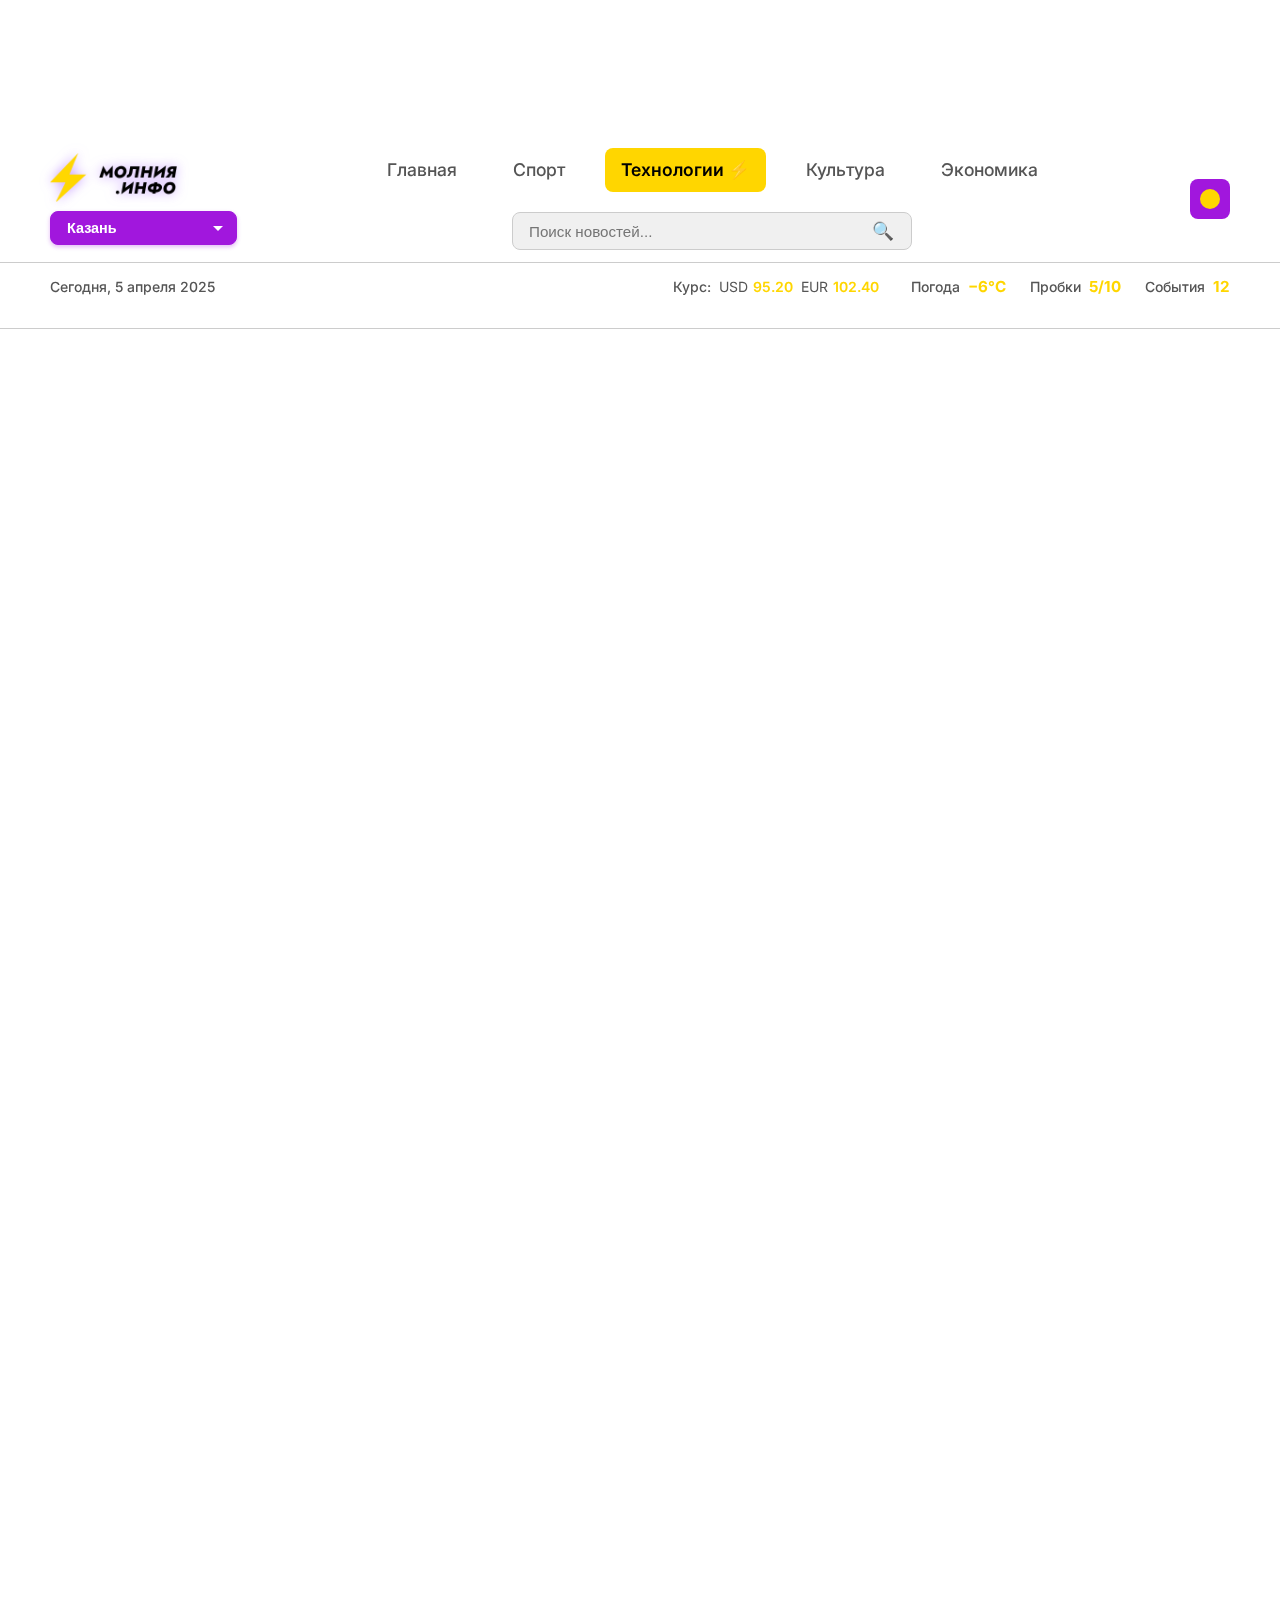
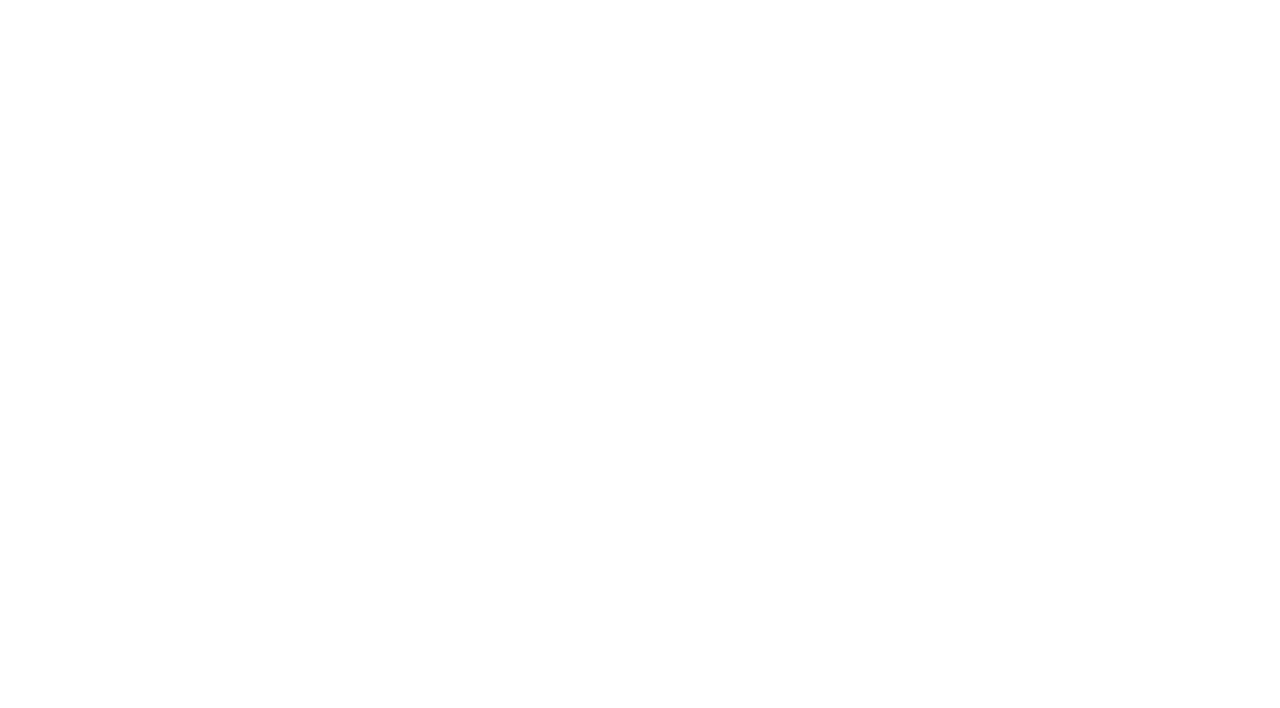
<file: tech.html>
<!DOCTYPE html>
<html lang="ru">
<head>
  <meta charset="UTF-8" />
  <meta name="viewport" content="width=device-width, initial-scale=1.0"/>
  <title>Молния Инфо — Технологии</title>
  <link rel="stylesheet" href="style.css" />
  <link href="https://fonts.googleapis.com/css2?family=Inter:wght@400;500;600;700&display=swap" rel="stylesheet"/>
</head>
<body data-theme="light">
  <div class="Topline_wrapper___SFz_">
    <div class="Topline_top__lg7_J">
      <!-- Логотип и выбор города -->
      <div class="Topline_logo_container">
        <div class="Topline_logo__jPjtC">
          <img src="logo.png" alt="Молния Инфо" id="siteLogo">
        </div>
        <!-- Выбор города -->
        <div class="Topline_city_selector">
          <select class="city-select" id="citySelect">
            <option value="kazan" selected>Казань</option>
            <option value="spb">Санкт-Петербург</option>
            <option value="nn">Нижний Новгород</option>
            <option value="ekb">Екатеринбург</option>
          </select>
        </div>
      </div>
      <div class="Topline_nav_container">
        <div class="Topline_items__PDL_N">
          <a href="index.html" class="Topline_item__TniNA">Главная</a>
          <a href="sport.html" class="Topline_item__TniNA">Спорт</a>
          <a href="tech.html" class="Topline_item__TniNA active">Технологии</a>
          <a href="culture.html" class="Topline_item__TniNA">Культура</a>
          <a href="economy.html" class="Topline_item__TniNA">Экономика</a>
        </div>
        <div class="Topline_search__zZ0Eg">
          <input type="text" placeholder="Поиск новостей..." />
          <button type="submit">🔍</button>
        </div>
      </div>
      <div class="Topline_bottomSide__3qCKr">
        <button class="theme-toggle">☀️</button>
      </div>
    </div>

    <!-- Нижняя строка: дата, курсы и краткая информация -->
    <div class="Topline_bottom__d087e">
      <div class="Topline_date___tXOh">Сегодня, 5 апреля 2025</div>
      <div class="Topline_bottom_info">
        <div class="FinanceWidget_wrapper__bG4Lf">
          <span class="FinanceWidget_text__PE8Vx">Курс:</span>
          <span class="FinanceWidget_item__ITyJP">USD <b>95.20</b></span>
          <span class="FinanceWidget_item__ITyJP">EUR <b>102.40</b></span>
        </div>
        <div class="QuickInfo_wrapper">
          <div class="QuickInfo_item">
            <span class="QuickInfo_label">Погода</span>
            <span class="QuickInfo_value">−6°C</span>
          </div>
          <div class="QuickInfo_item">
            <span class="QuickInfo_label">Пробки</span>
            <span class="QuickInfo_value">5/10</span>
          </div>
          <div class="QuickInfo_item">
            <span class="QuickInfo_label">События</span>
            <span class="QuickInfo_value">12</span>
          </div>
        </div>
      </div>
    </div>
  </div>

  <!-- Обертка для всего контента с лентой новостей -->
  <div class="main-content-wrapper">
    <!-- Основной контент (слева) -->
    <div class="main-content">
      <div class="container Layout_layout__sE9jW">
        <main class="layout-main">
      <section class="MattersBlock_topWrapper__lhO_b fade-in">
        <article class="MatterBig_wrapper__BhMuQ">
          <img src="{31FF7247-4EAD-4ED6-A714-92384F7FA2FD}.png" alt="Технологии" class="MatterBig_image__JzOt8">
          <h2 class="MatterBig_title__lSQFy">AI-хабы Казани готовят открытые демо-дни</h2>
          <div class="MatterBig_meta__DPsSp">
            <a href="#" class="RubricTag_category__2eBld">Tech</a>
            <span class="Rating_rating__tV72K">9.0/10</span>
          </div>
        </article>
      </section>

      <section class="fade-in">
        <div class="MattersBlock_top__m4Lrv">
          <h2 class="MattersBlock_title__WPCPT">Проекты и стартапы</h2>
        </div>
        <div class="MattersBlock_middleWrapper__vE8B2">
          <article class="MatterBig_wrapper__BhMuQ">
            <img src="image.png" alt="Стартапы" class="MatterBig_image__JzOt8">
            <h3 class="MatterBig_title__lSQFy">Медиа-стартапы тестируют новые форматы подкастов на русском и татарском</h3>
            <div class="MatterBig_meta__DPsSp">
              <a href="#" class="RubricTag_category__2eBld">Стартапы</a>
              <span class="Rating_rating__tV72K">8.5/10</span>
            </div>
          </article>
          <article class="MatterBig_wrapper__BhMuQ no-image">
            <h3 class="MatterBig_title__lSQFy">
              Университет запускает курс по практической робототехнике и компьютерному зрению
            </h3>
            <div class="MatterBig_meta__DPsSp">
              <a href="#" class="RubricTag_category__2eBld">Образование</a>
              <span class="Rating_rating__tV72K">8.3/10</span>
            </div>
          </article>
          <article class="MatterBig_wrapper__BhMuQ">
            <img src="{31FF7247-4EAD-4ED6-A714-92384F7FA2FD}.png" alt="Цифровизация" class="MatterBig_image__JzOt8">
            <h3 class="MatterBig_title__lSQFy">Городские сервисы переходят на единый цифровой профиль жителей</h3>
            <div class="MatterBig_meta__DPsSp">
              <a href="#" class="RubricTag_category__2eBld">Цифровые сервисы</a>
              <span class="Rating_rating__tV72K">8.7/10</span>
            </div>
          </article>
          <article class="MatterBig_wrapper__BhMuQ">
            <img src="image.png" alt="Данные" class="MatterBig_image__JzOt8">
            <h3 class="MatterBig_title__lSQFy">Открытые данные: город опубликовал новый набор API для разработчиков</h3>
            <div class="MatterBig_meta__DPsSp">
              <a href="#" class="RubricTag_category__2eBld">Dev</a>
              <span class="Rating_rating__tV72K">8.6/10</span>
            </div>
          </article>
          <article class="MatterBig_wrapper__BhMuQ no-image">
            <h3 class="MatterBig_title__lSQFy">
              В школах тестируют модуль по безопасному поведению в сети и цифровой гигиене
            </h3>
            <div class="MatterBig_meta__DPsSp">
              <a href="#" class="RubricTag_category__2eBld">EdTech</a>
              <span class="Rating_rating__tV72K">8.1/10</span>
            </div>
          </article>
          <article class="MatterBig_wrapper__BhMuQ">
            <img src="{31FF7247-4EAD-4ED6-A714-92384F7FA2FD}.png" alt="Технологии" class="MatterBig_image__JzOt8">
            <h3 class="MatterBig_title__lSQFy">Искусственный интеллект помогает оптимизировать городскую инфраструктуру</h3>
            <div class="MatterBig_meta__DPsSp">
              <a href="#" class="RubricTag_category__2eBld">AI</a>
              <span class="Rating_rating__tV72K">8.8/10</span>
            </div>
          </article>
          <article class="MatterBig_wrapper__BhMuQ no-image">
            <h3 class="MatterBig_title__lSQFy">
              Разработчики создают новые инструменты для городских сервисов
            </h3>
            <div class="MatterBig_meta__DPsSp">
              <a href="#" class="RubricTag_category__2eBld">Разработка</a>
              <span class="Rating_rating__tV72K">8.4/10</span>
            </div>
          </article>
        </div>
      </section>
        </main>
      </div>
    </div>

    <!-- Правая колонка: лента новостей -->
    <aside class="news-sidebar slide-in-right">
      <div class="news-sidebar__header">
        <div>
          <span class="news-sidebar__label">Лента</span>
          <h2 class="news-sidebar__title">Tech‑лента</h2>
        </div>
        <button class="news-sidebar__toggle" id="toggleNews">Скрыть</button>
      </div>
      <div class="news-feed">
        <article class="news-item"><time class="news-item__time">10:18</time><h3 class="news-item__title">Запустили серию митапов для дизайнеров и фронтендеров</h3></article>
        <article class="news-item"><time class="news-item__time">09:46</time><h3 class="news-item__title">Новый сервис записи к врачу получил обновлённый интерфейс</h3></article>
        <article class="news-item"><time class="news-item__time">09:12</time><h3 class="news-item__title">В IT‑парке стартует акселератор медиа‑продуктов</h3></article>
        <article class="news-item"><time class="news-item__time">08:40</time><h3 class="news-item__title">Город тестирует умные остановки с подогревом</h3></article>
        <button class="MattersBlock_more__GsimI news-feed__more" id="moreNews">Ещё новости</button>
      </div>
      <div class="sidebar-widgets">
        <section class="widget">
          <h3 class="widget__title">Топ‑темы</h3>
          <div class="chips">
            <span class="chip">AI</span>
            <span class="chip">Дизайн</span>
            <span class="chip">Городские сервисы</span>
            <span class="chip">Dev</span>
          </div>
        </section>
      </div>
    </aside>
    <button class="news-reveal" id="revealNews" aria-label="Показать ленту">Лента</button>
  </div>

  <!-- Модальное окно для новостей -->
  <div class="news-modal" id="newsModal">
    <div class="news-modal__overlay"></div>
    <div class="news-modal__content">
      <button class="news-modal__close" id="closeModal">×</button>
      <div class="news-modal__image-container" id="modalImageContainer"></div>
      <div class="news-modal__body">
        <div class="news-modal__meta" id="modalMeta"></div>
        <h2 class="news-modal__title" id="modalTitle"></h2>
        <div class="news-modal__text" id="modalText"></div>
      </div>
    </div>
  </div>

  <script>
    const body = document.body;
    
    // Функция установки размеров логотипа
    function setLogoSize(logo) {
      if (logo) {
        logo.style.height = '50px';
        logo.style.width = '200px';
        logo.style.minHeight = '50px';
        logo.style.minWidth = '200px';
        logo.style.maxHeight = '50px';
        logo.style.maxWidth = '200px';
        logo.style.objectFit = 'contain';
        logo.style.objectPosition = 'left center';
      }
    }

    // Функция обновления логотипа в зависимости от темы
    function updateLogo() {
      const logo = document.getElementById('siteLogo');
      const isLight = body.getAttribute('data-theme') === 'light';
      if (logo) {
        logo.src = isLight ? 'logo.png' : 'alt_logo.png';
        setLogoSize(logo);
        logo.onload = function() {
          setLogoSize(logo);
        };
      }
    }

    // Загружаем сохранённую тему при загрузке страницы
    const savedTheme = localStorage.getItem('theme') || 'light';
    body.setAttribute('data-theme', savedTheme);
    updateLogo();

    // Переключение темы
    const themeToggle = document.querySelector('.theme-toggle');
    themeToggle?.addEventListener('click', () => {
      const isLight = body.getAttribute('data-theme') === 'light';
      const newTheme = isLight ? 'dark' : 'light';
      body.setAttribute('data-theme', newTheme);
      localStorage.setItem('theme', newTheme);
      themeToggle.textContent = isLight ? '🌙' : '☀️';
      updateLogo();
    });

    const newsSidebar = document.querySelector('.news-sidebar');
    const toggleNewsBtn = document.getElementById('toggleNews');
    const moreNewsBtn = document.getElementById('moreNews');
    const revealNewsBtn = document.getElementById('revealNews');
    const newsFeed = document.querySelector('.news-feed');

    const newsBatches = [
      [
        { time: '10:18', title: 'Запустили серию митапов для дизайнеров и фронтендеров' },
        { time: '09:46', title: 'Новый сервис записи к врачу получил обновлённый интерфейс' },
        { time: '09:12', title: 'В IT‑парке стартует акселератор медиа‑продуктов' },
        { time: '08:40', title: 'Город тестирует умные остановки с подогревом' },
      ],
      [
        { time: '10:28', title: 'Университет открыл лабораторию компьютерного зрения' },
        { time: '09:55', title: 'Разработчики получили новый набор API открытых данных' },
        { time: '09:26', title: 'Стартапы тестируют локальные медиа‑подписки' },
        { time: '08:52', title: 'В школах стартовал модуль по цифровой гигиене' },
      ],
      [
        { time: '10:33', title: 'Городские сервисы объединяют вход через единый профиль' },
        { time: '10:01', title: 'Пилот eSIM в муниципальных сервисах расширяют на районы' },
        { time: '09:31', title: 'Стартовал конкурс микрогрантов для дизайнеров интерфейсов' },
        { time: '08:45', title: 'Новый коворкинг открылся рядом с технопарком' },
      ],
    ];
    let currentBatch = 0;

    function renderNews(batchIndex) {
      const batch = newsBatches[batchIndex];
      if (!batch || !newsFeed) return;
      const moreBtn = newsFeed.querySelector('.news-feed__more');
      newsFeed.innerHTML = batch
        .map(
          (item) => `
            <article class="news-item">
              <time class="news-item__time">${item.time}</time>
              <h3 class="news-item__title">${item.title}</h3>
            </article>
          `
        )
        .join('');
      newsFeed.appendChild(moreBtn);
    }

    toggleNewsBtn?.addEventListener('click', () => {
      const hidden = newsSidebar.classList.toggle('news-sidebar--hidden');
      toggleNewsBtn.textContent = hidden ? 'Показать' : 'Скрыть';
      const mainContentWrapper = document.querySelector('.main-content-wrapper');
      if (hidden) {
        revealNewsBtn?.classList.add('visible');
        mainContentWrapper?.classList.add('news-sidebar-hidden');
      } else {
        revealNewsBtn?.classList.remove('visible');
        mainContentWrapper?.classList.remove('news-sidebar-hidden');
      }
    });

    revealNewsBtn?.addEventListener('click', () => {
      newsSidebar.classList.remove('news-sidebar--hidden');
      toggleNewsBtn.textContent = 'Скрыть';
      revealNewsBtn.classList.remove('visible');
      const mainContentWrapper = document.querySelector('.main-content-wrapper');
      mainContentWrapper?.classList.remove('news-sidebar-hidden');
    });

    moreNewsBtn?.addEventListener('click', () => {
      currentBatch = (currentBatch + 1) % newsBatches.length;
      renderNews(currentBatch);
    });

    // Модальное окно для новостных блоков
    const newsModal = document.getElementById('newsModal');
    const closeModalBtn = document.getElementById('closeModal');
    const modalImageContainer = document.getElementById('modalImageContainer');
    const modalTitle = document.getElementById('modalTitle');
    const modalText = document.getElementById('modalText');
    const modalMeta = document.getElementById('modalMeta');

    const newsArticles = document.querySelectorAll('.MatterBig_wrapper__BhMuQ');

    function openNewsModal(article) {
      const img = article.querySelector('.MatterBig_image__JzOt8');
      const title = article.querySelector('.MatterBig_title__lSQFy');
      const meta = article.querySelector('.MatterBig_meta__DPsSp');

      if (img) {
        modalImageContainer.innerHTML = `<img src="${img.src}" alt="${img.alt}" class="news-modal__image">`;
      } else {
        modalImageContainer.innerHTML = '';
      }

      modalTitle.textContent = title?.textContent || '';
      
      if (meta) {
        modalMeta.innerHTML = meta.innerHTML;
      } else {
        modalMeta.innerHTML = '';
      }

      const fullTexts = {
        'AI-хабы Казани готовят открытые демо-дни': 'Центры искусственного интеллекта в Казани готовят серию открытых демонстрационных дней. Посетители смогут увидеть последние разработки в области AI и пообщаться с разработчиками.',
        'Медиа-стартапы тестируют новые форматы подкастов на русском и татарском': 'Медиа-стартапы экспериментируют с новыми форматами подкастов, создавая контент на русском и татарском языках. Это расширяет аудиторию и сохраняет культурное разнообразие.',
        'Университет запускает курс по практической робототехнике и компьютерному зрению': 'Университет запускает новый практический курс, который познакомит студентов с современными технологиями робототехники и компьютерного зрения.',
        'Городские сервисы переходят на единый цифровой профиль жителей': 'Единый цифровой профиль упростит доступ к городским сервисам и позволит персонализировать услуги для каждого жителя.',
        'Открытые данные: город опубликовал новый набор API для разработчиков': 'Новый набор открытых данных и API позволит разработчикам создавать полезные приложения для жителей города.',
        'В школах тестируют модуль по безопасному поведению в сети и цифровой гигиене': 'Образовательный модуль поможет школьникам безопасно использовать интернет и защитить свои данные.',
        'Искусственный интеллект помогает оптимизировать городскую инфраструктуру': 'AI-системы анализируют данные о движении транспорта и помогают оптимизировать работу городской инфраструктуры.',
        'Разработчики создают новые инструменты для городских сервисов': 'Местные разработчики создают инновационные инструменты, которые улучшают качество городских сервисов.'
      };

      const articleTitle = title?.textContent.trim() || '';
      modalText.textContent = fullTexts[articleTitle] || 'Подробная информация о событии будет доступна в ближайшее время. Следите за обновлениями на нашем сайте.';

      newsModal.classList.add('active');
      document.body.style.overflow = 'hidden';
    }

    function closeNewsModal() {
      newsModal.classList.remove('active');
      document.body.style.overflow = '';
    }

    newsArticles.forEach(article => {
      article.addEventListener('click', (e) => {
        e.preventDefault();
        openNewsModal(article);
      });
    });

    closeModalBtn?.addEventListener('click', closeNewsModal);
    newsModal?.querySelector('.news-modal__overlay')?.addEventListener('click', closeNewsModal);

    document.addEventListener('keydown', (e) => {
      if (e.key === 'Escape' && newsModal.classList.contains('active')) {
        closeNewsModal();
      }
    });
  </script>
</body>
</html>
</file>
<file: style.css>
.slider-container {
  position: relative;
  overflow: hidden;
  width: 100%;
}

.slider-content {
  display: flex;
  gap: 20px;
  transition: transform 0.3s ease;
  width: max-content;
}

.slider-content article {
  flex: 0 0 280px; /* Фиксированная ширина для статей */
  min-width: 280px;
}

.slider-arrow {
  position: absolute;
  top: 50%;
  transform: translateY(-50%);
  background: var(--secondary);
  color: white;
  border: none;
  width: 40px;
  height: 40px;
  border-radius: 50%;
  cursor: pointer;
  font-size: 18px;
  font-weight: bold;
  z-index: 10;
  transition: background 0.2s ease, transform 0.2s ease;
  box-shadow: var(--shadow);
}

.slider-arrow:hover {
  background: var(--secondary-hover);
  transform: translateY(-50%) scale(1.1);
}

.slider-arrow--prev {
  left: 10px;
}

.slider-arrow--next {
  right: 10px;
}

.slider-arrow:disabled {
  opacity: 0.5;
  cursor: not-allowed;
  transform: translateY(-50%) scale(1);
}

.slider-arrow:disabled:hover {
  background: var(--secondary);
  transform: translateY(-50%) scale(1);
}

/* =============== МОЛНИЯ ИНФО — ТЁМНО-ФИОЛЕТОВАЯ ТЕМА =============== */

:root {
  /* Цвета - жёлтый, белый, фиолетовый */
  --primary: #FFD600;           /* Жёлтый акцент */
  --primary-hover: #e6c200;     /* Темнее при наведении */
  --secondary: #a117dd;        /* Фиолетовый */
  --secondary-hover: #8a14b8;  /* Темнее фиолетовый */
  --danger: #ff3a7d;            /* Важные новости */
  --success: #00d489;           /* Положительные */
  --warning: #ffaa00;           /* Предупреждения */
  --text: #ffffff;              /* Основной текст */
  --text-muted: #cccccc;        /* Вторичный текст */
  --bg: #12091d;                 /* Глубокий тёмно-фиолетовый */
  --card: #1e102b;               /* Карточки */
  --border: #3a2355;             /* Разделители */
  --shadow: 0 4px 12px rgba(0, 0, 0, 0.4);
  --shadow-lg: 0 10px 25px rgba(0, 0, 0, 0.5);

  /* Размеры */
  --container-width: 100%;
  --max-container-width: 1180px;
  --radius: 12px;
  --radius-sm: 8px;
  --radius-lg: 16px;

  /* Шрифты */
  --font-main: 'Inter', -apple-system, BlinkMacSystemFont, 'Segoe UI', Roboto, sans-serif;
}

/* Светлая тема */
[data-theme="light"] {
  --primary: #FFD600;           /* Жёлтый */
  --primary-hover: #e6c200;
  --secondary: #a117dd;         /* Фиолетовый */
  --secondary-hover: #8a14b8;
  --text: #1a1a1a;
  --text-muted: #555555;
  --bg: #ffffff;
  --card: #f0f0f0;
  --border: #cccccc;
  --shadow: 0 4px 12px rgba(0, 0, 0, 0.1);
  --shadow-lg: 0 10px 25px rgba(0, 0, 0, 0.15);
}

*, ::before, ::after {
  box-sizing: border-box;
}

html {
  scroll-behavior: smooth;
  width: 100%;
  margin: 0;
  padding: 0;
}

body {
  margin: 0;
  padding: 0;
  padding-top: 120px; /* Account for fixed header height */
  width: 100%;
  background: var(--bg);
  color: var(--text);
  font: 15px/1.6 var(--font-main);
  transition: background 0.3s ease, color 0.3s ease;
  min-height: 100vh;
  box-sizing: border-box;
}

/* Макет: прижать футер к низу */
.page {
  display: flex;
  flex-direction: column;
  min-height: 100vh;
}

a {
  color: var(--primary);
  text-decoration: none;
  transition: color 0.2s;
}
a:hover {
  color: var(--primary-hover);
  text-decoration: underline;
}

img {
  max-width: 100%;
  height: auto;
  border-radius: var(--radius);
  object-fit: cover;
}

.container {
  width: 100%;
  max-width: 100%;
  margin: 0 auto;
  padding: 0 50px;
}

/* =============== ШАПКА =============== */

.Topline_wrapper___SFz_ {
  background: rgba(30, 16, 43, 0.95);
  backdrop-filter: saturate(180%) blur(10px);
  border-bottom: 1px solid var(--border);
  padding: 1rem 0;
  position: sticky;
  top: 0;
  z-index: 1000;
  transition: background 0.3s ease, border-color 0.3s ease, transform 0.3s ease;
}

/* Hide header when scrolling down */
.Topline_wrapper___SFz_.header-hidden {
  transform: translateY(-100%);
}

/* Fixed height for dark theme to prevent header expansion */
[data-theme="dark"] .Topline_wrapper___SFz_ {
  height: 230px; /* Accommodates scaled logo */
}


[data-theme="light"] .Topline_wrapper___SFz_ {
  background: rgba(255, 255, 255, 0.95);
}

.Topline_top__lg7_J {
  display: flex;
  align-items: center;
  justify-content: space-between;
  padding: 0.75rem 50px;
  flex-wrap: wrap;
  gap: 1rem;
  max-width: 100%;
  box-sizing: border-box;
}

.Topline_logo__jPjtC {
  display: flex;
  align-items: center;
  justify-content: flex-start;
  height: 50px;
  width: 200px;
  min-width: 200px;
  max-width: 200px;
  flex-shrink: 0;
  position: relative;
  overflow: visible;
}

/* Увеличиваем контейнер для тёмной темы (альтернативный логотип в 3 раза больше) */
[data-theme="dark"] .Topline_logo__jPjtC {
  height: 150px;
  width: 600px;
  min-width: 600px;
  max-width: 600px;
  overflow: visible;
}

.Topline_logo__jPjtC img {
  height: 50px !important;
  width: 200px !important;
  min-height: 50px !important;
  min-width: 200px !important;
  max-height: 50px !important;
  max-width: 200px !important;
  object-fit: contain !important;
  object-position: left center !important;
  filter: drop-shadow(0 0 6px rgba(162, 92, 255, 0.6));
  display: block !important;
  box-sizing: border-box !important;
  flex-shrink: 0 !important;
}

/* Размеры для светлой темы */
[data-theme="light"] .Topline_logo__jPjtC img {
  height: 50px !important;
  width: 200px !important;
  min-height: 50px !important;
  min-width: 200px !important;
  max-height: 50px !important;
  max-width: 200px !important;
}

/* Размеры для тёмной темы (альтернативный логотип в 3 раза больше) */
[data-theme="dark"] .Topline_logo__jPjtC img {
  height: 50px !important;
  width: 200px !important;
  min-height: 50px !important;
  min-width: 200px !important;
  max-height: 50px !important;
  max-width: 200px !important;
  object-fit: contain !important;
  object-position: left center !important;
  transform: scale(3);
  transform-origin: left center;
}

/* Контейнер для логотипа и выбора города */
.Topline_logo_container {
  display: flex;
  flex-direction: column;
  align-items: flex-start;
  gap: 0.5rem;
  flex-shrink: 0;
}

/* Выбор города */
.Topline_city_selector {
  display: flex;
  align-items: center;
  flex-shrink: 0;
}

.city-select {
  padding: 0.5rem 1rem;
  border: 1px solid var(--secondary);
  border-radius: var(--radius-sm);
  background: var(--secondary);
  color: #ffffff;
  font-size: 0.9rem;
  font-weight: 600;
  cursor: pointer;
  transition: all 0.3s ease;
  appearance: none;
  background-image: url("data:image/svg+xml,%3Csvg xmlns='http://www.w3.org/2000/svg' width='12' height='12' viewBox='0 0 12 12'%3E%3Cpath fill='%23ffffff' d='M6 9L1 4h10z'/%3E%3C/svg%3E");
  background-repeat: no-repeat;
  background-position: right 0.75rem center;
  padding-right: 2.5rem;
  box-shadow: 0 2px 4px rgba(161, 23, 221, 0.3);
}

.city-select:hover {
  background: var(--secondary-hover);
  background-image: url("data:image/svg+xml,%3Csvg xmlns='http://www.w3.org/2000/svg' width='12' height='12' viewBox='0 0 12 12'%3E%3Cpath fill='%23ffffff' d='M6 9L1 4h10z'/%3E%3C/svg%3E");
  background-repeat: no-repeat;
  background-position: right 0.75rem center;
  border-color: var(--secondary-hover);
  transform: translateY(-2px);
  box-shadow: 0 4px 8px rgba(161, 23, 221, 0.4);
}

.city-select:focus {
  outline: none;
  border-color: var(--secondary-hover);
  box-shadow: 0 0 0 3px rgba(161, 23, 221, 0.3);
}

/* Стили для выпадающего списка - белый фон */
.city-select option {
  background: #ffffff;
  color: #000000;
  padding: 0.5rem;
}

/* Исправление для тёмной темы */
[data-theme="dark"] .city-select {
  background: var(--secondary) !important;
  color: #ffffff !important;
  border-color: var(--secondary) !important;
  background-image: url("data:image/svg+xml,%3Csvg xmlns='http://www.w3.org/2000/svg' width='12' height='12' viewBox='0 0 12 12'%3E%3Cpath fill='%23ffffff' d='M6 9L1 4h10z'/%3E%3C/svg%3E") !important;
  background-repeat: no-repeat !important;
  background-position: right 0.75rem center !important;
  cursor: pointer !important;
  pointer-events: auto !important;
  z-index: 1;
}

[data-theme="dark"] .city-select:hover {
  background: var(--secondary-hover) !important;
  border-color: var(--secondary-hover) !important;
  background-image: url("data:image/svg+xml,%3Csvg xmlns='http://www.w3.org/2000/svg' width='12' height='12' viewBox='0 0 12 12'%3E%3Cpath fill='%23ffffff' d='M6 9L1 4h10z'/%3E%3C/svg%3E") !important;
  transform: translateY(-2px);
  box-shadow: 0 4px 8px rgba(161, 23, 221, 0.4);
}

[data-theme="dark"] .city-select:focus {
  background: var(--secondary) !important;
  border-color: var(--secondary-hover) !important;
  background-image: url("data:image/svg+xml,%3Csvg xmlns='http://www.w3.org/2000/svg' width='12' height='12' viewBox='0 0 12 12'%3E%3Cpath fill='%23ffffff' d='M6 9L1 4h10z'/%3E%3C/svg%3E") !important;
  box-shadow: 0 0 0 3px rgba(161, 23, 221, 0.3);
  outline: none;
}

[data-theme="dark"] .city-select:active {
  background: var(--secondary-hover) !important;
}

[data-theme="dark"] .city-select option {
  background: #ffffff !important;
  color: #000000 !important;
}

/* Центрированный контейнер меню + поиск */
.Topline_nav_container {
  display: flex;
  flex-direction: column;
  align-items: center;
  justify-content: center;
  flex: 2;
  min-width: 280px;
  gap: 0.75rem;
}

.Topline_items__PDL_N {
  display: flex;
  gap: 1.5rem;
  flex-wrap: wrap;
  justify-content: center;
  padding: 0;
  margin: 0;
}

.Topline_item__TniNA {
  color: var(--text-muted);
  font-weight: 500;
  font-size: 1.1rem;
  padding: 0.5rem 1rem;
  border-radius: 0.5rem;
  transition: all 0.2s ease;
  position: relative;
}

.Topline_item__TniNA:hover {
  color: var(--primary);
  background: rgba(162, 92, 255, 0.1);
}

.Topline_item__TniNA.active {
  color: #000000;
  background: var(--primary);
  font-weight: 600;
}

.Topline_item__TniNA.active::after {
  content: ' ⚡';
  animation: pulse 1.5s infinite;
}

@keyframes pulse {
  0% { opacity: 0.7; }
  50% { opacity: 1; }
  100% { opacity: 0.7; }
}

/* Поиск */
.Topline_search__zZ0Eg {
  width: 100%;
  max-width: 400px;
  position: relative;
  margin-top: 0.5rem;
}

.Topline_search__zZ0Eg input {
  width: 100%;
  padding: 0.6rem 1rem;
  padding-right: 2.5rem;
  border: 1px solid var(--border);
  border-radius: var(--radius-sm);
  background: var(--card);
  color: var(--text);
  font-size: 0.95rem;
}

.Topline_search__zZ0Eg button {
  position: absolute;
  right: 0.75rem;
  top: 50%;
  transform: translateY(-50%);
  background: none;
  border: none;
  color: var(--text-muted);
  cursor: pointer;
  font-size: 1.1rem;
}

.Topline_search__zZ0Eg button:hover {
  color: var(--primary);
}

/* Правый блок */
.Topline_bottomSide__3qCKr {
  display: flex;
  align-items: center;
  gap: 1rem;
  margin-left: 1rem;
  flex-shrink: 0;
}

.theme-toggle {
  background: var(--secondary);
  border: none;
  width: 40px;
  height: 40px;
  border-radius: 8px;
  color: #ffffff;
  cursor: pointer;
  display: flex;
  align-items: center;
  justify-content: center;
  font-size: 0;
  transition: all 0.4s cubic-bezier(0.4, 0, 0.2, 1);
  flex-shrink: 0;
  position: relative;
  overflow: hidden;
}

.theme-toggle::before {
  content: '';
  display: block;
  width: 20px;
  height: 20px;
  background: #ffffff;
  border-radius: 50%;
  transition: all 0.4s cubic-bezier(0.4, 0, 0.2, 1);
  transform: rotate(0deg);
}

.theme-toggle::after {
  content: '';
  position: absolute;
  top: 50%;
  left: 50%;
  width: 0;
  height: 0;
  border-radius: 50%;
  background: rgba(255, 255, 255, 0.3);
  transform: translate(-50%, -50%);
  transition: width 0.4s ease, height 0.4s ease;
}

.theme-toggle:hover {
  background: var(--secondary-hover);
  transform: scale(1.1) rotate(5deg);
  box-shadow: 0 4px 12px rgba(161, 23, 221, 0.4);
}

.theme-toggle:active {
  transform: scale(0.95);
}

.theme-toggle:active::after {
  width: 100px;
  height: 100px;
}

/* Анимация при смене темы */
body[data-theme="light"] .theme-toggle::before {
  transform: rotate(180deg);
  background: #FFD600;
}

body[data-theme="dark"] .theme-toggle::before {
  transform: rotate(0deg);
  background: #ffffff;
}

/* Анимация для всего сайта при смене темы */
* {
  transition: background-color 0.4s cubic-bezier(0.4, 0, 0.2, 1),
              color 0.4s cubic-bezier(0.4, 0, 0.2, 1),
              border-color 0.4s cubic-bezier(0.4, 0, 0.2, 1);
}

/* Исключения для элементов, которые не должны анимироваться */
img, video, svg {
  transition: opacity 0.4s cubic-bezier(0.4, 0, 0.2, 1);
}

/* Нижняя строка */
.Topline_bottom__d087e {
  display: flex;
  justify-content: space-between;
  align-items: center;
  padding: 0.75rem 50px;
  font-size: 0.875rem;
  color: var(--text-muted);
  border-top: 1px solid var(--border);
  flex-wrap: wrap;
  gap: 1rem;
  max-width: 100%;
  box-sizing: border-box;
}

/* Container for city selector and search in bottom section */
.Topline_city_and_search {
  display: flex;
  align-items: center;
  gap: 1rem;
  flex-shrink: 0;
}

.Topline_date___tXOh {
  font-weight: 500;
}

.Topline_bottom_info {
  display: flex;
  align-items: center;
  gap: 2rem;
  flex-wrap: wrap;
}

.FinanceWidget_wrapper__bG4Lf {
  display: flex;
  align-items: center;
  gap: 0.5rem;
  flex-wrap: wrap;
}

.FinanceWidget_text__PE8Vx {
  font-weight: 500;
  color: var(--text-muted);
}

.FinanceWidget_items__CdGaU {
  display: flex;
  gap: 1rem;
}
.FinanceWidget_item__ITyJP {
  display: flex;
  gap: 0.3rem;
  align-items: center;
}
.FinanceWidget_item__ITyJP b {
  font-weight: 600;
  color: var(--primary);
}

.QuickInfo_wrapper {
  display: flex;
  align-items: center;
  gap: 1.5rem;
  flex-wrap: wrap;
}

.QuickInfo_item {
  display: flex;
  align-items: center;
  gap: 0.5rem;
  font-size: 0.875rem;
}

.QuickInfo_label {
  color: var(--text-muted);
  font-weight: 500;
}

.QuickInfo_value {
  color: var(--primary);
  font-weight: 700;
  font-size: 0.95rem;
}

/* =============== КОНТЕНТ =============== */

/* Обертка для всего контента с лентой новостей */
.main-content-wrapper {
  display: flex;
  align-items: flex-start;
  gap: 2rem;
  width: 100%;
  max-width: 100%;
  margin: 0 auto;
  padding: 0 20px;
  transition: all 0.3s ease;
}

.main-content {
  flex: 1 1 auto;
  min-width: 0;
  transition: all 0.3s ease;
}

/* Адаптация при скрытии ленты новостей */
.main-content-wrapper.news-sidebar-hidden .main-content {
  flex: 1 1 100%;
  max-width: 100%;
}

/* Топ новостей и сменяющиеся заголовки */
.top-section {
  padding: 1rem 0 0.5rem;
}

.top-section__wrapper {
  display: grid;
  grid-template-columns: 1.4fr 0.6fr;
  gap: 1.25rem;
  margin-bottom: 1.25rem;
  align-items: start;
}

.top-section__right-column {
  display: flex;
  flex-direction: column;
  gap: 0.75rem;
}

.top-news {
  background: var(--card);
  border-radius: var(--radius);
  padding: 1.5rem;
  border: 1px solid var(--border);
  box-shadow: var(--shadow);
  display: flex;
  flex-direction: column;
  height: 100%;
  min-height: 700px;
}

.top-news__title {
  font-size: 1.5rem;
  font-weight: 800;
  margin: 0 0 1rem;
  color: var(--text);
  position: relative;
  padding-bottom: 0.75rem;
  border-bottom: 2px solid var(--primary);
}

.top-news__tabs {
  display: flex;
  gap: 0.5rem;
  margin-bottom: 0.75rem;
  border-bottom: 1px solid var(--border);
  padding-bottom: 0.5rem;
}

.top-news__tab {
  background: transparent;
  border: none;
  color: var(--text-muted);
  font-size: 1rem;
  font-weight: 500;
  padding: 0.5rem 1rem;
  border-radius: var(--radius-sm);
  cursor: pointer;
  transition: all 0.2s ease;
  position: relative;
}

.top-news__tab:hover {
  color: var(--text);
  background: rgba(255, 214, 0, 0.1);
}

.top-news__tab.active {
  color: var(--primary);
  background: rgba(255, 214, 0, 0.15);
  font-weight: 600;
}

.top-news__tab.active::after {
  content: '';
  position: absolute;
  bottom: -0.5rem;
  left: 0;
  right: 0;
  height: 2px;
  background: var(--primary);
  border-radius: 2px 2px 0 0;
}

.top-news__list {
  list-style: none;
  padding: 0;
  margin: 0;
  counter-reset: news-counter;
  flex: 1;
  overflow-y: auto;
  display: none;
}

.top-news__list.active {
  display: block;
}

.top-news__item {
  counter-increment: news-counter;
  display: flex;
  align-items: flex-start;
  justify-content: space-between;
  gap: 0.75rem;
  padding: 0.75rem 0.5rem 0.75rem 2rem;
  position: relative;
  border-bottom: 1px solid rgba(255, 255, 255, 0.05);
  transition: background 0.2s ease;
}

.top-news__item:last-child {
  border-bottom: none;
}

.top-news__item::before {
  content: counter(news-counter);
  position: absolute;
  left: 0;
  top: 0.75rem;
  width: 1.5rem;
  height: 1.5rem;
  display: flex;
  align-items: center;
  justify-content: center;
  background: var(--primary);
  color: #000000;
  border-radius: 50%;
  font-weight: 700;
  font-size: 0.85rem;
}

.top-news__item:hover {
  background: rgba(255, 214, 0, 0.08);
  border-radius: var(--radius-sm);
}

.top-news__link {
  color: var(--text);
  text-decoration: none;
  font-weight: 500;
  line-height: 1.4;
  flex: 1;
  transition: color 0.2s ease;
  font-size: 1.15rem;
}

.top-news__link:hover {
  color: var(--primary);
}

.top-news__rating {
  background: rgba(255, 214, 0, 0.15);
  color: var(--primary);
  padding: 0.3rem 0.6rem;
  border-radius: var(--radius-sm);
  font-weight: 700;
  font-size: 0.85rem;
  white-space: nowrap;
}

.rotating-headlines {
  background: var(--card);
  border-radius: var(--radius);
  padding: 0.75rem;
  border: 1px solid var(--border);
  box-shadow: var(--shadow);
  position: relative;
  display: flex;
  flex-direction: column;
  height: 100%;
  min-height: 400px;
  max-height: 400px;
}

.rotating-headlines__title {
  font-size: 0.95rem;
  font-weight: 800;
  margin: 0 0 0.5rem;
  color: var(--text);
  position: relative;
  padding-bottom: 0.4rem;
  border-bottom: 2px solid var(--primary);
  flex-shrink: 0;
}

.rotating-headlines__container {
  position: relative;
  width: 100%;
  flex: 1;
  min-height: 0;
  border-radius: var(--radius);
  overflow: hidden;
  background: #000000;
  display: flex;
  align-items: center;
  justify-content: center;
}

.rotating-headlines__video {
  position: absolute;
  top: 0;
  left: 0;
  width: 100%;
  height: 100%;
  object-fit: contain;
  opacity: 0;
  transition: opacity 0.8s ease;
  pointer-events: none;
}

.rotating-headlines__video.active {
  opacity: 1;
  pointer-events: none;
  z-index: 1;
}

.rotating-headlines__arrow {
  position: absolute;
  top: 50%;
  transform: translateY(-50%);
  width: 35px;
  height: 35px;
  background: rgba(255, 214, 0, 0.9);
  color: #000000;
  border: none;
  border-radius: 50%;
  font-size: 1.5rem;
  font-weight: 700;
  cursor: pointer;
  z-index: 10;
  display: flex;
  align-items: center;
  justify-content: center;
  transition: all 0.3s ease;
  box-shadow: 0 3px 8px rgba(0, 0, 0, 0.3);
}

.rotating-headlines__arrow:hover {
  background: var(--primary);
  transform: translateY(-50%) scale(1.1);
  box-shadow: 0 6px 16px rgba(0, 0, 0, 0.4);
}

.rotating-headlines__arrow:active {
  transform: translateY(-50%) scale(0.95);
}

.rotating-headlines__arrow--prev {
  left: 0.5rem;
}

.rotating-headlines__arrow--next {
  right: 0.5rem;
}

/* Рекламные блоки */
.advertisement-block {
  width: 100%;
  margin: 1rem 0;
  padding: 0;
  border-radius: var(--radius-sm);
  overflow: hidden;
  background: var(--card);
  border: 1px solid var(--border);
  box-shadow: 0 2px 4px rgba(0, 0, 0, 0.05);
  transition: opacity 0.3s ease, box-shadow 0.3s ease;
  opacity: 0.9;
}

.advertisement-block:hover {
  opacity: 1;
  box-shadow: 0 4px 8px rgba(0, 0, 0, 0.1);
}

/* Компактный рекламный блок для правой колонки */
.advertisement-block--compact {
  margin-top: 0.75rem;
  margin-bottom: 0;
  flex: 1;
  display: flex;
  flex-direction: column;
  min-height: 0;
}

.advertisement-link {
  display: block;
  width: 100%;
  text-decoration: none;
  cursor: pointer;
  flex: 1;
  display: flex;
  align-items: center;
  justify-content: center;
}

.advertisement-image {
  width: 100%;
  height: auto;
  display: block;
  object-fit: contain;
  border-radius: var(--radius-sm);
  max-height: 300px;
}

.advertisement-block--compact .advertisement-image {
  max-height: 350px;
  min-height: 250px;
}

/* Адаптивные стили для рекламных блоков */
@media (max-width: 968px) {
  .advertisement-block {
    margin: 1rem 0;
  }
  
  .advertisement-image {
    max-height: 150px;
  }
  
  .advertisement-block--compact .advertisement-image {
    max-height: 200px;
    min-height: 150px;
  }
}

@media (max-width: 768px) {
  .advertisement-block {
    margin: 0.75rem 0;
    border-radius: var(--radius-sm);
  }
  
  .advertisement-image {
    border-radius: var(--radius-sm);
    max-height: 120px;
  }
  
  .advertisement-block--compact .advertisement-image {
    max-height: 150px;
    min-height: 100px;
  }
}

@media (max-width: 968px) {
  .top-section__wrapper {
    grid-template-columns: 1fr;
  }
}

.Layout_layout__sE9jW {
  padding: 2rem 0;
  transition: all 0.3s ease;
}

.layout-main {
  padding-left: 5px;
  transition: all 0.3s ease;
}

.news-sidebar {
  flex: 0 0 320px;
  max-width: 320px;
  background: var(--card);
  border-radius: var(--radius-lg);
  padding: 1.5rem 1.25rem;
  box-shadow: var(--shadow);
  position: sticky;
  top: 110px;
  max-height: calc(100vh - 140px);
  overflow-y: auto;
  border: 1px solid var(--border);
  transition: all 0.4s cubic-bezier(0.4, 0, 0.2, 1);
  scrollbar-width: thin;
  scrollbar-color: rgba(255, 214, 0, 0.4) transparent;
  align-self: flex-start;
  height: fit-content;
  opacity: 1;
  transform: translateX(0);
}

.news-sidebar::-webkit-scrollbar {
  width: 8px;
}
.news-sidebar::-webkit-scrollbar-track {
  background: transparent;
}
.news-sidebar::-webkit-scrollbar-thumb {
  background: linear-gradient(180deg, rgba(255,214,0,0.75), rgba(255,214,0,0.35));
  border-radius: 8px;
}
.news-sidebar::-webkit-scrollbar-thumb:hover {
  background: linear-gradient(180deg, rgba(255,214,0,0.9), rgba(255,214,0,0.5));
}

.news-sidebar--hidden {
  opacity: 0;
  transform: translateX(100%);
  pointer-events: none;
  flex: 0 0 0;
  max-width: 0;
  padding: 0;
  margin: 0;
  overflow: hidden;
  transition: all 0.4s cubic-bezier(0.4, 0, 0.2, 1);
}

.news-sidebar {
  transition: all 0.4s cubic-bezier(0.4, 0, 0.2, 1);
  flex: 0 0 320px;
}


.news-sidebar__header {
  margin-bottom: 1rem;
  display: flex;
  justify-content: space-between;
  align-items: center;
  gap: 0.75rem;
}

.news-sidebar__tabs {
  display: flex;
  gap: 0.5rem;
  margin-bottom: 1rem;
  border-bottom: 1px solid var(--border);
  padding-bottom: 0.5rem;
}

.news-sidebar__tab {
  background: transparent;
  border: none;
  color: var(--text-muted);
  font-size: 0.875rem;
  font-weight: 500;
  padding: 0.4rem 0.8rem;
  border-radius: var(--radius-sm);
  cursor: pointer;
  transition: all 0.2s ease;
  position: relative;
}

.news-sidebar__tab:hover {
  color: var(--text);
  background: rgba(255, 214, 0, 0.1);
}

.news-sidebar__tab.active {
  color: var(--primary);
  background: rgba(255, 214, 0, 0.15);
  font-weight: 600;
}

.news-sidebar__tab.active::after {
  content: '';
  position: absolute;
  bottom: -0.5rem;
  left: 0;
  right: 0;
  height: 2px;
  background: var(--primary);
  border-radius: 2px 2px 0 0;
}

.news-sidebar__label {
  display: inline-flex;
  align-items: center;
  padding: 0.15rem 0.6rem;
  border-radius: 999px;
  background: rgba(255, 214, 0, 0.12);
  color: var(--primary);
  font-size: 0.7rem;
  font-weight: 600;
  text-transform: uppercase;
  letter-spacing: 0.08em;
}

.news-sidebar__title {
  margin: 0.5rem 0 0;
  font-size: 1.3rem;
  font-weight: 700;
}

.news-sidebar__toggle {
  background: var(--secondary);
  color: white;
  border: none;
  border-radius: var(--radius-sm);
  padding: 0.45rem 0.85rem;
  font-weight: 600;
  cursor: pointer;
  box-shadow: var(--shadow);
  transition: all 0.2s ease;
}

.news-sidebar__toggle:hover {
  background: var(--secondary-hover);
  transform: translateY(-1px);
}

.news-reveal {
  position: fixed;
  right: 1rem;
  bottom: 6rem;
  padding: 0.6rem 1rem;
  background: var(--secondary);
  color: #ffffff;
  border: none;
  border-radius: var(--radius-sm);
  box-shadow: var(--shadow-lg);
  font-weight: 700;
  cursor: pointer;
  display: none;
  z-index: 1001;
  transition: all 0.25s ease;
}

.news-reveal.visible {
  display: inline-flex;
}

.news-reveal:hover {
  background: var(--secondary-hover);
  transform: translateY(-2px);
}

/* =============== МОДАЛЬНОЕ ОКНО =============== */

.news-modal {
  position: fixed;
  top: 0;
  left: 0;
  width: 100%;
  height: 100%;
  z-index: 10000;
  display: flex;
  align-items: center;
  justify-content: center;
  opacity: 0;
  visibility: hidden;
  transition: opacity 0.3s ease, visibility 0.3s ease;
}

.news-modal.active {
  opacity: 1;
  visibility: visible;
}

.news-modal__overlay {
  position: absolute;
  top: 0;
  left: 0;
  width: 100%;
  height: 100%;
  background: rgba(0, 0, 0, 0.8);
  backdrop-filter: blur(4px);
}

.news-modal__content {
  position: relative;
  background: var(--card);
  border-radius: var(--radius-lg);
  max-width: 800px;
  width: 90%;
  max-height: 90vh;
  overflow-y: auto;
  box-shadow: var(--shadow-lg);
  z-index: 10001;
  transform: scale(0.9) translateY(20px);
  transition: transform 0.3s ease;
  border: 1px solid var(--border);
}

.news-modal.active .news-modal__content {
  transform: scale(1) translateY(0);
}

.news-modal__close {
  position: absolute;
  top: 1rem;
  right: 1rem;
  width: 40px;
  height: 40px;
  background: var(--secondary);
  color: white;
  border: none;
  border-radius: 50%;
  font-size: 1.5rem;
  font-weight: 700;
  cursor: pointer;
  z-index: 10002;
  display: flex;
  align-items: center;
  justify-content: center;
  transition: all 0.3s ease;
  line-height: 1;
}

.news-modal__close:hover {
  background: var(--secondary-hover);
  transform: rotate(90deg);
}

.news-modal__image-container {
  width: 100%;
  max-height: 400px;
  overflow: hidden;
  border-radius: var(--radius-lg) var(--radius-lg) 0 0;
}

.news-modal__image {
  width: 100%;
  height: auto;
  max-height: 400px;
  object-fit: cover;
  display: block;
}

.news-modal__body {
  padding: 2rem;
}

.news-modal__meta {
  margin-bottom: 1rem;
  display: flex;
  gap: 1rem;
  align-items: center;
  flex-wrap: wrap;
}

.news-modal__title {
  font-size: 2rem;
  font-weight: 800;
  margin: 0 0 1.5rem;
  color: var(--text);
  line-height: 1.3;
}

.news-modal__text {
  font-size: 1.1rem;
  line-height: 1.8;
  color: var(--text);
  margin: 0;
}

@media (max-width: 768px) {
  .news-modal__content {
    width: 95%;
    max-height: 95vh;
  }

  .news-modal__body {
    padding: 1.5rem;
  }

  .news-modal__title {
    font-size: 1.5rem;
  }

  .news-modal__text {
    font-size: 1rem;
  }
}

.news-feed {
  display: flex;
  flex-direction: column;
  gap: 0.9rem;
  margin-top: 0.5rem;
}

.news-item {
  padding: 0.6rem 0.4rem 0.7rem 0.9rem;
  border-radius: var(--radius-sm);
  border-left: 3px solid rgba(255, 214, 0, 0.4);
  background: radial-gradient(circle at 0 0, rgba(255, 214, 0, 0.12), transparent 55%);
  cursor: pointer;
  transition: background 0.25s ease, transform 0.2s ease, border-color 0.25s ease;
}

.news-item:hover {
  background: radial-gradient(circle at 0 0, rgba(255, 214, 0, 0.2), transparent 60%);
  transform: translateY(-2px);
  border-left-color: var(--primary);
}

.news-item__time {
  display: block;
  font-size: 0.75rem;
  color: var(--text-muted);
  margin-bottom: 0.15rem;
}

.news-item__title {
  font-size: 0.9rem;
  margin: 0;
  line-height: 1.4;
}

.news-feed__more {
  width: 100%;
  margin-top: 1.3rem;
}

.MattersBlock_top__m4Lrv {
  display: flex;
  justify-content: space-between;
  align-items: center;
  margin-bottom: 1rem;
  margin-top: 1.25rem;
  position: relative;
  z-index: 1;
}

.MattersBlock_title__WPCPT {
  font-size: 2.25rem;
  font-weight: 800;
  margin: 0;
  color: var(--text);
  position: relative;
  display: inline-block;
  line-height: 1.15;
}
.MattersBlock_title__WPCPT::after {
  content: '';
  position: absolute;
  bottom: -6px;
  left: 0;
  width: 60px;
  height: 4px;
  background: var(--primary);
  border-radius: 2px;
}

/* Сетки - фиксированная ширина блоков, добавляются новые при увеличении экрана */
.MattersBlock_topWrapper__lhO_b {
  display: grid;
  grid-template-columns: repeat(auto-fill, minmax(280px, 280px));
  grid-auto-rows: 350px;
  gap: 1.5rem;
  justify-content: start;
  position: relative;
  z-index: 0;
  margin-top: 0;
  margin-bottom: 2.25rem;
  clear: both;
}

.MattersBlock_middleWrapper__vE8B2 {
  display: grid;
  grid-template-columns: repeat(auto-fill, minmax(280px, 280px));
  grid-auto-rows: 350px;
  gap: 1.5rem;
  justify-content: start;
  position: relative;
  z-index: 0;
  margin-top: 0;
  clear: both;
  isolation: isolate;
}

/* Убеждаемся, что первый блок в grid не выходит за пределы */
.MattersBlock_middleWrapper__vE8B2 > article:first-child {
  margin-top: 0 !important;
  position: relative !important;
  grid-column-start: 1;
  grid-row-start: 1;
}

/* Убеждаемся, что секция "Популярное" правильно структурирована */
.popular-section {
  display: flex;
  flex-direction: column;
}

.popular-section > .MattersBlock_top__m4Lrv {
  order: 1;
  width: 100%;
  position: relative;
  z-index: 10;
}

.popular-section > .MattersBlock_middleWrapper__vE8B2 {
  order: 3;
  width: 100%;
  position: relative;
  z-index: 1;
  margin-top: 0;
}

/* Главная новость в самом верху тела */
.main-news-container {
  padding: 1.5rem 50px;
  transition: all 0.3s ease;
}

.main-news-article {
  background: var(--card);
  border-radius: var(--radius-lg);
  padding: 2rem;
  border: 1px solid var(--border);
  box-shadow: var(--shadow);
  transition: all 0.3s ease;
  cursor: pointer;
  width: 100%;
}

.main-news-article:hover {
  transform: translateY(-4px);
  box-shadow: var(--shadow-lg), 0 0 20px rgba(255, 214, 0, 0.2);
}

.main-news-title {
  font-size: 2.5rem;
  font-weight: 800;
  margin: 0 0 1.5rem;
  color: var(--text);
  line-height: 1.3;
  background: linear-gradient(180deg, rgba(255,214,0,0.08), transparent 60%);
  padding: 1rem;
  border-radius: var(--radius);
}

.main-news-article:hover .main-news-title {
  color: var(--primary);
}

.main-news-meta {
  display: flex;
  justify-content: space-between;
  align-items: center;
  padding: 0 1rem;
  font-size: 0.875rem;
  border-top: 1px solid rgba(255,255,255,0.05);
  padding-top: 1rem;
}


.Matters_matters__aDHYk {
  display: grid;
  grid-template-columns: repeat(auto-fill, minmax(280px, 280px));
  grid-auto-rows: 350px;
  gap: 1.5rem;
  justify-content: start;
}

/* Адаптивная сетка для больших экранов - добавляет больше колонок */
@media (min-width: 640px) {
  .MattersBlock_topWrapper__lhO_b,
  .MattersBlock_middleWrapper__vE8B2,
  .Matters_matters__aDHYk {
    grid-template-columns: repeat(auto-fill, minmax(280px, 280px));
  }
}

@media (min-width: 960px) {
  .MattersBlock_topWrapper__lhO_b,
  .MattersBlock_middleWrapper__vE8B2 {
    grid-template-columns: repeat(auto-fill, minmax(280px, 280px));
  }
  .Matters_matters__aDHYk {
    grid-template-columns: repeat(auto-fill, minmax(280px, 280px));
  }
}

@media (min-width: 1280px) {
  .MattersBlock_topWrapper__lhO_b,
  .MattersBlock_middleWrapper__vE8B2 {
    grid-template-columns: repeat(auto-fill, minmax(280px, 280px));
  }
  .Matters_matters__aDHYk {
    grid-template-columns: repeat(auto-fill, minmax(280px, 280px));
  }
}

/* Карточка */
.MatterBig_wrapper__BhMuQ {
  background: var(--card);
  border-radius: var(--radius);
  overflow: hidden;
  box-shadow: var(--shadow);
  transition: transform 0.4s ease, box-shadow 0.4s ease;
  display: flex;
  flex-direction: column;
  height: 350px;
  border: 1px solid var(--border);
  transform: translateY(0);
}
.MatterBig_wrapper__BhMuQ:hover {
  transform: translateY(-4px);
  box-shadow: var(--shadow-lg), 0 0 20px rgba(255, 214, 0, 0.2);
}

/* Гарантированный вертикальный ритм между секциями (чтобы заголовки не наезжали) */
.layout-main > section {
  margin-bottom: 2.25rem;
  position: relative;
  display: block;
  overflow: visible;
}

.layout-main > section:last-child {
  margin-bottom: 0;
}

/* Убеждаемся, что заголовок и контент правильно разделены */
.layout-main > section > .MattersBlock_top__m4Lrv {
  width: 100%;
  position: relative;
  z-index: 10;
}

.layout-main > section > .MattersBlock_middleWrapper__vE8B2 {
  width: 100%;
  margin-top: 0;
  clear: both;
  position: relative;
  z-index: 1;
}

/* Исправляем проблему с первым блоком - убеждаемся, что блоки не выходят за пределы */
.layout-main > section .MattersBlock_middleWrapper__vE8B2 {
  contain: layout;
}

.layout-main > section .MattersBlock_middleWrapper__vE8B2 > article {
  position: relative;
  margin: 0;
}

/* Небольшие виджеты справа */
.sidebar-widgets {
  margin-top: 1.25rem;
  display: grid;
  gap: 1rem;
}

.widget {
  border: 1px solid var(--border);
  border-radius: var(--radius);
  padding: 1rem;
  background: linear-gradient(180deg, rgba(161, 23, 221, 0.08), transparent 70%);
}

.widget__title {
  margin: 0 0 0.75rem;
  font-size: 1rem;
  font-weight: 800;
}

.chips {
  display: flex;
  flex-wrap: wrap;
  gap: 0.5rem;
}

.chip {
  display: inline-flex;
  align-items: center;
  padding: 0.25rem 0.6rem;
  border-radius: 999px;
  background: rgba(255, 214, 0, 0.12);
  color: var(--primary);
  border: 1px solid rgba(255, 214, 0, 0.25);
  font-size: 0.8rem;
  font-weight: 700;
}

.mini-list {
  display: grid;
  gap: 0.6rem;
}

.mini-row {
  display: flex;
  justify-content: space-between;
  gap: 0.75rem;
  color: var(--text-muted);
  font-size: 0.9rem;
}

.mini-row b {
  color: var(--text);
}
.MatterBig_image__JzOt8 {
  width: 100%;
  height: 180px;
  object-fit: cover;
  transition: transform 0.4s ease;
}
.MatterBig_wrapper__BhMuQ:hover .MatterBig_image__JzOt8 {
  transform: scale(1.05);
}
.MatterBig_title__lSQFy {
  padding: 1rem 1rem 0.5rem;
  font-size: 1.1rem;
  font-weight: 600;
  color: var(--text);
  line-height: 1.4;
  flex-grow: 1;
  background: linear-gradient(180deg, rgba(255,214,0,0.06), transparent 60%);
}
.MatterBig_wrapper__BhMuQ:hover .MatterBig_title__lSQFy {
  color: var(--primary);
}
.MatterBig_meta__DPsSp {
  display: flex;
  justify-content: space-between;
  align-items: center;
  padding: 0 1rem 1rem;
  font-size: 0.875rem;
  border-top: 1px solid rgba(255,255,255,0.05);
}

.MatterBig_wrapper__BhMuQ.no-image {
  padding: 1rem;
  gap: 0.75rem;
  justify-content: flex-start;
}
.MatterBig_wrapper__BhMuQ.no-image .MatterBig_title__lSQFy {
  padding: 0;
  background: none;
  flex-grow: 1;
  display: block;
  align-items: flex-start;
  margin: 0;
  font-size: 1.25rem;
  line-height: 1.5;
  font-weight: 700;
}
.MatterBig_wrapper__BhMuQ.no-image .MatterBig_meta__DPsSp {
  padding: 0;
  border-top: none;
  margin-top: auto;
}

/* Рубрика и рейтинг */
.RubricTag_category__2eBld {
  padding: 0.3rem 0.8rem;
  background: var(--primary);
  color: #000000;
  border-radius: 0.5rem;
  font-weight: 600;
  font-size: 0.8rem;
  text-decoration: none;
  box-shadow: 0 0 8px rgba(255, 214, 0, 0.5);
}
.RubricTag_category__2eBld:hover {
  background: var(--primary-hover);
  color: #000000;
}

.Rating_rating__tV72K {
  background: rgba(255, 255, 255, 0.1);
  color: var(--text);
  padding: 0.3rem 0.6rem;
  border-radius: 0.5rem;
  font-weight: 600;
  font-size: 0.9rem;
}

/* Мелкие новости */
.Matters_matterTitle__zgLsg a {
  color: var(--text);
  font-weight: 500;
  line-height: 1.5;
  transition: color 0.2s;
}
.Matters_matterTitle__zgLsg a:hover {
  color: var(--primary);
}

.Matters_matterRubric__602dr {
  color: var(--primary);
  font-weight: 500;
}
.MetaDate_date__7AqJT {
  color: var(--text-muted);
  font-size: 0.8rem;
}

/* Кнопка "Показать ещё" */
.MattersBlock_more__GsimI {
  display: block;
  margin: 2rem auto 0;
  padding: 0.5rem 2rem;
  background: var(--secondary);
  color: white;
  border: none;
  border-radius: 0.5rem;
  font-weight: 600;
  cursor: pointer;
  transition: all 0.3s ease;
  font-size: 1rem;
}
.MattersBlock_more__GsimI:hover:not(:disabled) {
  transform: translateY(-2px);
  box-shadow: 0 4px 12px rgba(161, 23, 221, 0.4);
  background: var(--secondary-hover);
  color: white;
}

.MattersBlock_more__GsimI:disabled {
  opacity: 0.6;
  cursor: not-allowed;
  transform: none;
}

/* =============== ФУТЕР =============== */

.Footer_wrapper__piby_ {
  margin-top: auto;
  padding: 2.5rem 50px 1rem 50px;
  background: var(--card);
  border-top: 1px solid var(--border);
  color: var(--text-muted);
  width: 100%;
  max-width: 100% !important;
  margin-left: 0 !important;
  margin-right: 0 !important;
  transition: background 0.3s ease, border-color 0.3s ease;
  box-sizing: border-box;
}

/* Тёмно-серый футер в светлой теме */
[data-theme="light"] .Footer_wrapper__piby_ {
  background: #2a2a2a;
  color: #cccccc;
  border-top-color: #404040;
}

[data-theme="light"] .Footer_wrapper__piby_ th,
[data-theme="light"] .Footer_wrapper__piby_ td {
  color: #cccccc;
}

[data-theme="light"] .Footer_wrapper__piby_ a {
  color: var(--primary);
}

.Footer_cities {
  display: flex;
  flex-wrap: wrap;
  gap: 1rem;
  margin-top: 1rem;
}

.Footer_city {
  color: var(--text-muted);
  font-size: 0.875rem;
  padding: 0.25rem 0.5rem;
  border-radius: var(--radius-sm);
  background: rgba(255, 255, 255, 0.05);
  transition: all 0.2s ease;
}

[data-theme="light"] .Footer_city {
  color: #cccccc;
  background: rgba(255, 255, 255, 0.1);
}

.Footer_city:hover {
  background: rgba(255, 214, 0, 0.15);
  color: var(--primary);
}

/* Переопределяем стили container для футера */
.Footer_wrapper__piby_.container {
  max-width: 100% !important;
  width: 100% !important;
}

.Footer_content {
  display: flex;
  justify-content: space-between;
  align-items: center;
  flex-wrap: wrap;
  gap: 2rem;
  margin-bottom: 1.5rem;
}

.Footer_contactsIntegration__BuoTv table {
  border-collapse: collapse;
}

.Footer_contactsIntegration__BuoTv th {
  text-align: left;
  padding-right: 1rem;
  font-weight: 600;
  color: var(--text);
}

.Footer_contactsIntegration__BuoTv td {
  padding: 0.25rem 0;
}

.Footer_wrapper__piby_ a {
  color: var(--primary);
  transition: color 0.2s;
}
.Footer_wrapper__piby_ a:hover {
  color: var(--primary-hover);
  text-decoration: underline;
}

.social {
  display: flex;
  gap: 1rem;
}

.social-link {
  display: inline-flex;
  align-items: center;
  justify-content: center;
  width: 40px;
  height: 40px;
  background: var(--secondary);
  color: white;
  border-radius: 0.5rem;
  font-weight: 600;
  transition: all 0.3s ease;
  text-decoration: none;
}

.social-link:hover {
  background: var(--secondary-hover);
  transform: translateY(-2px);
  box-shadow: 0 4px 12px rgba(161, 23, 221, 0.4);
  text-decoration: none;
}

.Footer_copyright {
  text-align: center;
  padding-top: 1.5rem;
  border-top: 1px solid var(--border);
  font-size: 0.875rem;
  color: var(--text-muted);
}

/* =============== КНОПКА "НАВЕРХ" =============== */

.scroll-to-top {
  position: fixed;
  bottom: 2rem;
  right: 2rem;
  width: 50px;
  height: 50px;
  border-radius: 50%;
  background: var(--primary);
  color: #000000;
  display: flex;
  align-items: center;
  justify-content: center;
  box-shadow: var(--shadow-lg);
  cursor: pointer;
  transition: all 0.3s ease;
  z-index: 1000;
  opacity: 0;
  visibility: hidden;
  transform: translateY(10px);
  font-weight: 700;
  font-size: 1.2rem;
}
.scroll-to-top.visible {
  opacity: 1;
  visibility: visible;
  transform: translateY(0);
}
.scroll-to-top:hover {
  background: var(--primary-hover);
  transform: translateY(-3px);
}

/* Мобильное меню */
.menu-toggle {
  display: none;
  background: var(--secondary);
  border: none;
  color: white;
  font-size: 1.5rem;
  padding: 0.5rem 1rem;
  border-radius: 0.5rem;
  cursor: pointer;
  transition: all 0.3s ease;
}

.menu-toggle:hover {
  background: var(--secondary-hover);
  transform: scale(1.05);
}

/* Анимации */
@keyframes fadeIn {
  from {
    opacity: 0;
    transform: translateY(20px);
  }
  to {
    opacity: 1;
    transform: translateY(0);
  }
}

@keyframes pulse {
  0%, 100% {
    opacity: 1;
    transform: scale(1);
  }
  50% {
    opacity: 0.8;
    transform: scale(1.05);
  }
}

@keyframes slideUp {
  from {
    opacity: 0;
    transform: translateY(30px);
  }
  to {
    opacity: 1;
    transform: translateY(0);
  }
}

@keyframes shimmer {
  0% {
    background-position: -1000px 0;
  }
  100% {
    background-position: 1000px 0;
  }
}

.fade-in {
  opacity: 0;
  transform: translateY(20px);
  animation: fadeIn 0.8s ease forwards;
}

/* Анимация для карточек новостей при появлении */
/* Улучшенная анимация при наведении на карточки */

.slide-in-right {
  opacity: 0;
  transform: translateX(30px);
  animation: slideInRight 0.6s ease forwards;
}

.fade-in:nth-of-type(2) {
  animation-delay: 0.08s;
}
.fade-in:nth-of-type(3) {
  animation-delay: 0.16s;
}
.fade-in:nth-of-type(4) {
  animation-delay: 0.24s;
}

@keyframes slideInRight {
  from {
    opacity: 0;
    transform: translateX(40px);
  }
  to {
    opacity: 1;
    transform: translateX(0);
  }
}

@keyframes slideIn {
  from {
    transform: translateX(-100%);
  }
  to {
    transform: translateX(0);
  }
}

/* Улучшения для поиска */
.Topline_search__zZ0Eg input:focus {
  outline: none;
  border-color: var(--primary);
  box-shadow: 0 0 0 3px rgba(255, 214, 0, 0.2);
}

/* Улучшения для карточек */
.MatterBig_wrapper__BhMuQ {
  cursor: pointer;
}

.MatterBig_wrapper__BhMuQ:active {
  transform: translateY(-2px);
}

/* Улучшения для кнопок */
button {
  transition: all 0.3s ease;
}

button:active {
  transform: scale(0.98);
}

/* =============== АДАПТИВНОСТЬ =============== */

@media (max-width: 768px) {
  .main-news-container {
    padding: 1rem 15px;
  }

  .main-news-article {
    padding: 1.5rem;
  }

  .main-news-title {
    font-size: 1.75rem;
    padding: 0.75rem;
  }

  .menu-toggle {
    display: block;
  }

  .Topline_top__lg7_J {
    flex-direction: row;
    flex-wrap: wrap;
    align-items: center;
    min-height: 50px;
    height: auto;
    padding: 0.75rem 20px;
  }

  .Topline_logo_container {
    order: 1;
    width: 100%;
    margin-bottom: 0.5rem;
  }

  .Topline_city_selector {
    width: 100%;
  }

  .Topline_city_selector .city-select {
    width: 100%;
    max-width: 200px;
  }

  .Topline_logo__jPjtC {
    order: 2;
  }

  .Topline_nav_container {
    order: 3;
  }

  .Topline_bottomSide__3qCKr {
    order: 4;
  }

  .Topline_bottom__d087e {
    padding: 0.75rem 20px;
  }

  .Topline_logo__jPjtC {
    flex: 1;
    min-width: 120px;
    max-width: 200px;
  }

  [data-theme="dark"] .Topline_logo__jPjtC {
    max-width: 600px;
  }

  .Topline_nav_container {
    order: 3;
    width: 100%;
    max-height: 0;
    overflow: hidden;
    transition: max-height 0.3s ease;
  }

  .Topline_nav_container.mobile-open {
    max-height: 500px;
    padding-top: 1rem;
  }

  .Topline_bottomSide__3qCKr {
    order: 2;
    margin-left: auto;
  }

  .Topline_items__PDL_N {
    flex-direction: column;
    width: 100%;
    gap: 0.5rem;
  }

  .Topline_item__TniNA {
    width: 100%;
    text-align: center;
  }

  .Topline_search__zZ0Eg {
    width: 100%;
    max-width: 100%;
  }

  .MattersBlock_title__WPCPT {
    font-size: 1.75rem;
  }

  .MattersBlock_topWrapper__lhO_b,
  .MattersBlock_middleWrapper__vE8B2,
  .Matters_matters__aDHYk {
    grid-template-columns: 1fr;
    justify-content: center;
  }

  .main-content-wrapper {
    flex-direction: column;
    padding: 0 15px;
  }

  .news-sidebar {
    position: static;
    max-height: none;
    width: 100%;
    order: -1;
    flex: 1 1 auto;
  }

  .scroll-to-top {
    bottom: 1rem;
    right: 1rem;
    width: 45px;
    height: 45px;
  }
}

@media (max-width: 480px) {
  .container {
    padding: 0 20px;
  }

  .main-content-wrapper {
    padding: 0 20px;
  }

  .main-news-container {
    padding: 1rem 20px;
  }

  .Footer_wrapper__piby_ {
    padding: 2rem 20px 1rem 20px;
  }

  .Topline_bottom__d087e {
    flex-direction: column;
    align-items: flex-start;
    gap: 0.5rem;
  }

  .Topline_bottom_info {
    flex-direction: column;
    align-items: flex-start;
    gap: 0.75rem;
    width: 100%;
  }

  .QuickInfo_wrapper {
    gap: 1rem;
  }

  .FinanceWidget_items__CdGaU {
    flex-direction: column;
    gap: 0.5rem;
  }
}
/* =============== СТИЛИ ДЛЯ СТРАНИЦЫ НОВОСТИ =============== */

.news-article-container {
  max-width: 1000px;
  margin: 0 auto;
  padding: 2rem 50px;
}

.news-article {
  background: var(--card);
  border-radius: var(--radius-lg);
  padding: 2rem;
  border: 1px solid var(--border);
  box-shadow: var(--shadow);
  margin-bottom: 2rem;
}

.news-article__header {
  margin-bottom: 2rem;
  padding-bottom: 1.5rem;
  border-bottom: 2px solid var(--primary);
}

.news-article__title {
  font-size: 2.5rem;
  font-weight: 800;
  margin: 0 0 1.5rem;
  color: var(--text);
  line-height: 1.3;
}

.news-article__meta {
  display: flex;
  align-items: center;
  gap: 1.5rem;
  flex-wrap: wrap;
}

.news-article__date {
  color: var(--text-muted);
  font-size: 0.95rem;
}

.news-article__content {
  font-size: 1.1rem;
  line-height: 1.7;
  color: var(--text);
  position: relative;
}

.news-article__content p {
  margin: 0 0 1.5rem;
}

.news-article__content h2 {
  font-size: 1.8rem;
  font-weight: 700;
  margin: 2.5rem 0 1.5rem;
  color: var(--text);
  position: relative;
  padding-bottom: 0.5rem;
}

.news-article__content h2::after {
  content: '';
  position: absolute;
  bottom: 0;
  left: 0;
  width: 60px;
  height: 3px;
  background: var(--primary);
  border-radius: 2px;
}

.news-article__content ul {
  margin: 1.5rem 0;
  padding-left: 2rem;
}

.news-article__content li {
  margin-bottom: 0.75rem;
  position: relative;
}

.news-article__content li::marker {
  color: var(--primary);
  font-weight: bold;
}

/* Контейнер для изображения - справа */
.news-article__image-container {
  float: right;
  width: 350px;
  margin: 0 0 1.5rem 2rem;
  position: relative;
}

.news-article__image {
  width: 100%;
  height: auto;
  border-radius: var(--radius);
  object-fit: cover;
  box-shadow: var(--shadow);
  transition: transform 0.3s ease;
}

.news-article__image:hover {
  transform: scale(1.02);
}

/* Текст слева от изображения */
.news-article__text-column {
  overflow: hidden; /* Создаем новый блок для текста */
}

/* Если у нас много текста перед изображением, он будет обтекать справа */
.news-article__content::after {
  content: "";
  display: table;
  clear: both;
}

/* Все параграфы до первого h2 идут рядом с картинкой */
.news-article__content > p:not(:first-of-type):not(:nth-of-type(2)) {
  clear: none;
}

/* Заголовки и все что после них - под картинкой */
.news-article__content h2,
.news-article__content h2 ~ * {
  clear: both;
}

.news-article__footer {
  margin-top: 3rem;
  padding-top: 1.5rem;
  border-top: 1px solid var(--border);
}

.news-article__tags {
  display: flex;
  flex-wrap: wrap;
  gap: 0.75rem;
}

/* =============== ОКНО ЧАТА =============== */

.chat-widget {
  position: fixed;
  bottom: 20px;
  right: 20px;
  width: 380px;
  z-index: 1000;
  font-family: var(--font-main);
}

.chat-button {
  background: var(--secondary);
  color: white;
  border: none;
  border-radius: 50px;
  padding: 1rem 1.5rem;
  font-weight: 600;
  font-size: 1rem;
  cursor: pointer;
  display: flex;
  align-items: center;
  gap: 0.75rem;
  box-shadow: 0 4px 12px rgba(161, 23, 221, 0.4);
  transition: all 0.3s ease;
  margin-left: auto;
}

.chat-button:hover {
  background: var(--secondary-hover);
  transform: translateY(-2px);
  box-shadow: 0 6px 16px rgba(161, 23, 221, 0.5);
}

.chat-button__icon {
  font-size: 1.2rem;
}

.chat-button__badge {
  background: var(--primary);
  color: #000;
  border-radius: 50%;
  width: 20px;
  height: 20px;
  display: flex;
  align-items: center;
  justify-content: center;
  font-size: 0.75rem;
  font-weight: 700;
}

.chat-window {
  background: var(--card);
  border-radius: var(--radius-lg);
  border: 1px solid var(--border);
  box-shadow: var(--shadow-lg);
  display: none;
  flex-direction: column;
  height: 500px;
  margin-bottom: 1rem;
  overflow: hidden;
}

.chat-window.active {
  display: flex;
}

.chat-header {
  background: var(--secondary);
  color: white;
  padding: 1rem 1.5rem;
  display: flex;
  justify-content: space-between;
  align-items: center;
  border-bottom: 1px solid var(--border);
}

.chat-header__title {
  margin: 0;
  font-size: 1.1rem;
  font-weight: 600;
}

.chat-header__close {
  background: none;
  border: none;
  color: white;
  font-size: 1.5rem;
  cursor: pointer;
  width: 30px;
  height: 30px;
  border-radius: 50%;
  display: flex;
  align-items: center;
  justify-content: center;
  transition: background 0.2s;
}

.chat-header__close:hover {
  background: rgba(255, 255, 255, 0.1);
}

.chat-messages {
  flex: 1;
  padding: 1.5rem;
  overflow-y: auto;
  display: flex;
  flex-direction: column;
  gap: 1rem;
  scrollbar-width: thin;
  scrollbar-color: rgba(255, 214, 0, 0.4) transparent;
}

.chat-messages::-webkit-scrollbar {
  width: 6px;
}
.chat-messages::-webkit-scrollbar-track {
  background: transparent;
}
.chat-messages::-webkit-scrollbar-thumb {
  background: rgba(255, 214, 0, 0.4);
  border-radius: 3px;
}

.message {
  max-width: 80%;
  padding: 0.75rem 1rem;
  border-radius: var(--radius);
  line-height: 1.4;
  word-wrap: break-word;
}

.message--incoming {
  background: rgba(161, 23, 221, 0.1);
  border: 1px solid rgba(161, 23, 221, 0.2);
  align-self: flex-start;
  border-bottom-left-radius: 4px;
}

.message--outgoing {
  background: rgba(255, 214, 0, 0.15);
  border: 1px solid rgba(255, 214, 0, 0.3);
  align-self: flex-end;
  border-bottom-right-radius: 4px;
}

.message__text {
  margin: 0;
  font-size: 0.95rem;
}

.message__time {
  display: block;
  font-size: 0.75rem;
  color: var(--text-muted);
  text-align: right;
  margin-top: 0.25rem;
}

.chat-input {
  padding: 1rem 1.5rem;
  border-top: 1px solid var(--border);
  background: rgba(255, 255, 255, 0.03);
  display: flex;
  gap: 0.75rem;
}

.chat-input__field {
  flex: 1;
  padding: 0.75rem 1rem;
  border: 1px solid var(--border);
  border-radius: var(--radius);
  background: var(--bg);
  color: var(--text);
  font-family: var(--font-main);
  font-size: 0.95rem;
  resize: none;
  min-height: 40px;
  max-height: 120px;
}

.chat-input__field:focus {
  outline: none;
  border-color: var(--primary);
  box-shadow: 0 0 0 2px rgba(255, 214, 0, 0.2);
}

.chat-input__button {
  background: var(--primary);
  color: #000;
  border: none;
  border-radius: var(--radius);
  padding: 0 1.25rem;
  font-weight: 600;
  cursor: pointer;
  transition: all 0.2s;
  flex-shrink: 0;
}

.chat-input__button:hover {
  background: var(--primary-hover);
  transform: translateY(-1px);
}

.chat-input__button:active {
  transform: translateY(0);
}

/* Адаптивность для мобильных устройств */
@media (max-width: 768px) {
  .news-article-container {
    padding: 1rem 20px;
  }
  
  .news-article {
    padding: 1.5rem;
  }
  
  .news-article__title {
    font-size: 1.8rem;
  }
  
  .news-article__image-container {
    float: none;
    width: 100%;
    margin: 1.5rem 0;
  }
  
  .news-article__content h2 {
    font-size: 1.5rem;
  }
  
  .chat-widget {
    width: calc(100% - 40px);
    bottom: 10px;
    right: 20px;
  }
  
  .chat-window {
    height: 450px;
  }
}

@media (max-width: 480px) {
  .news-article__title {
    font-size: 1.5rem;
  }
  
  .news-article__meta {
    flex-direction: column;
    align-items: flex-start;
    gap: 0.75rem;
  }
  
  .news-article__content {
    font-size: 1rem;
  }
  
  .chat-window {
    height: 400px;
  }
  
  .chat-button {
    padding: 0.75rem 1rem;
    font-size: 0.9rem;
  }
}
</file>
